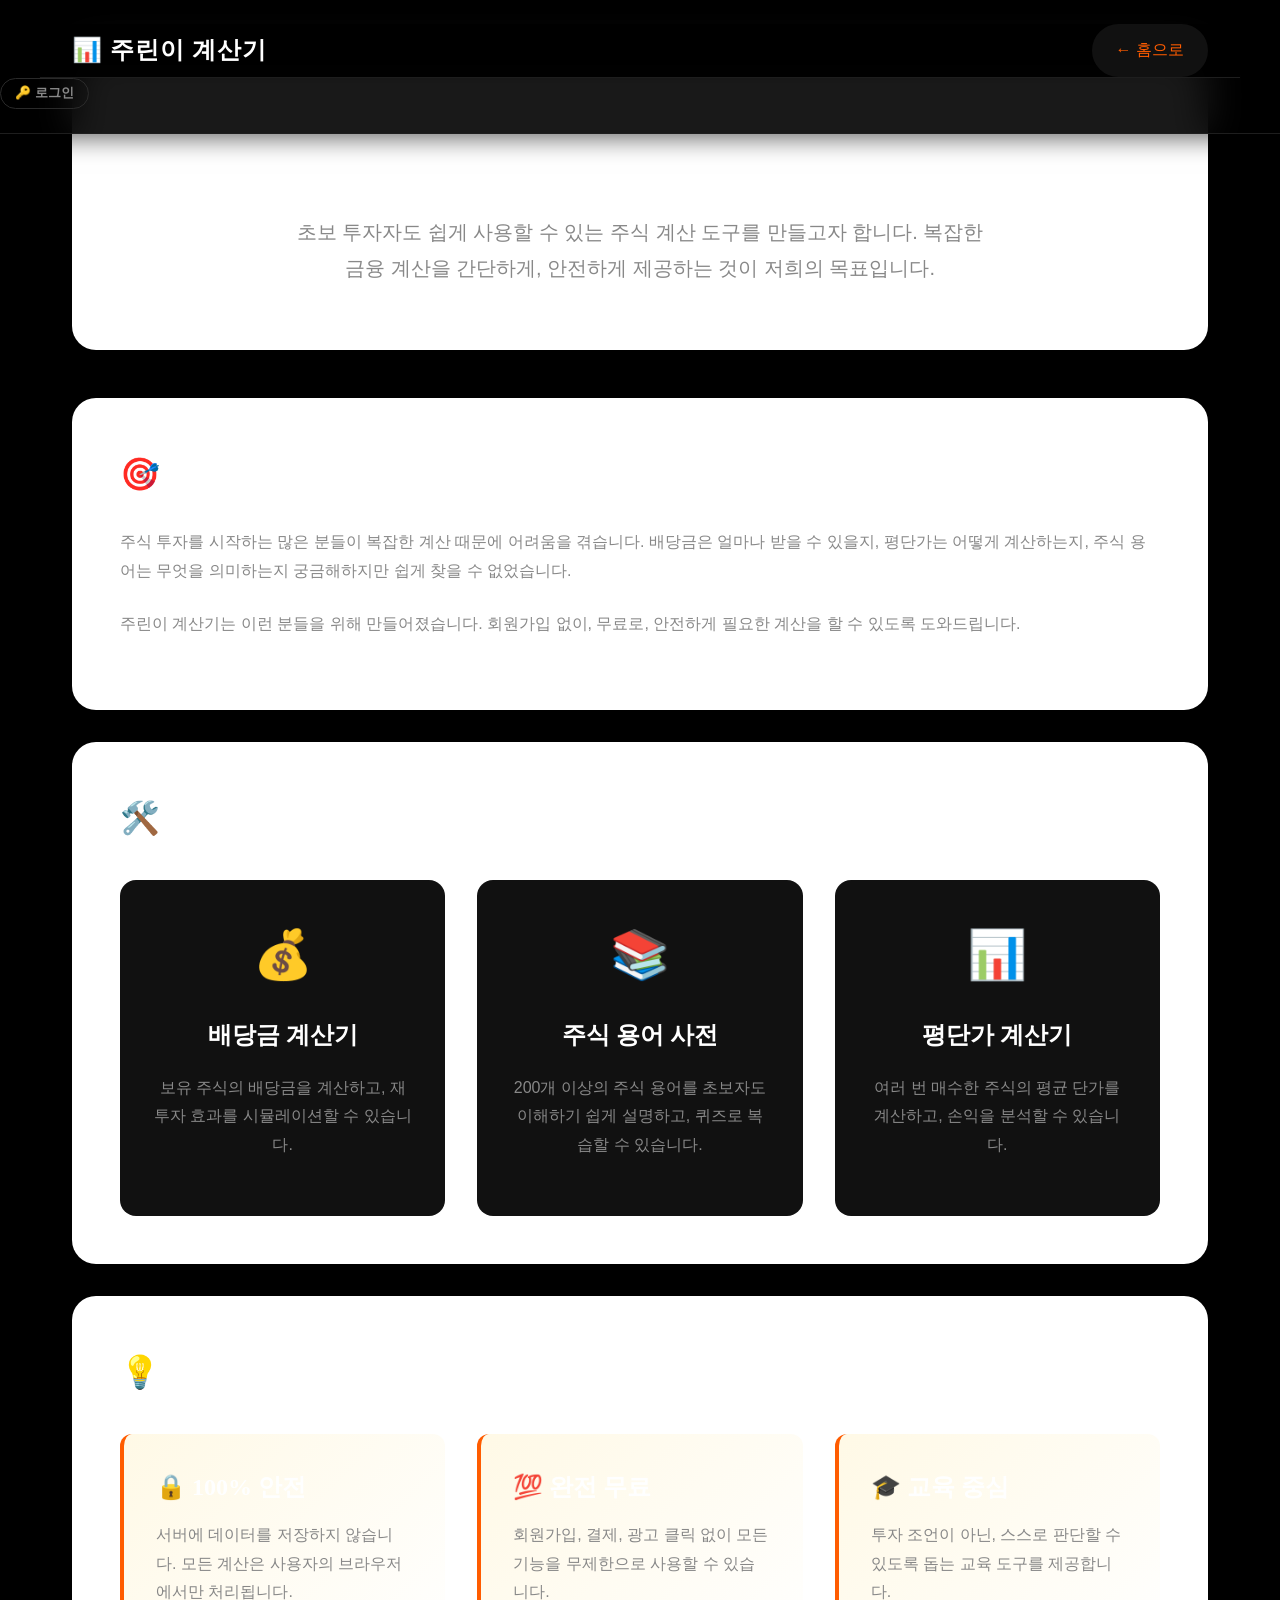
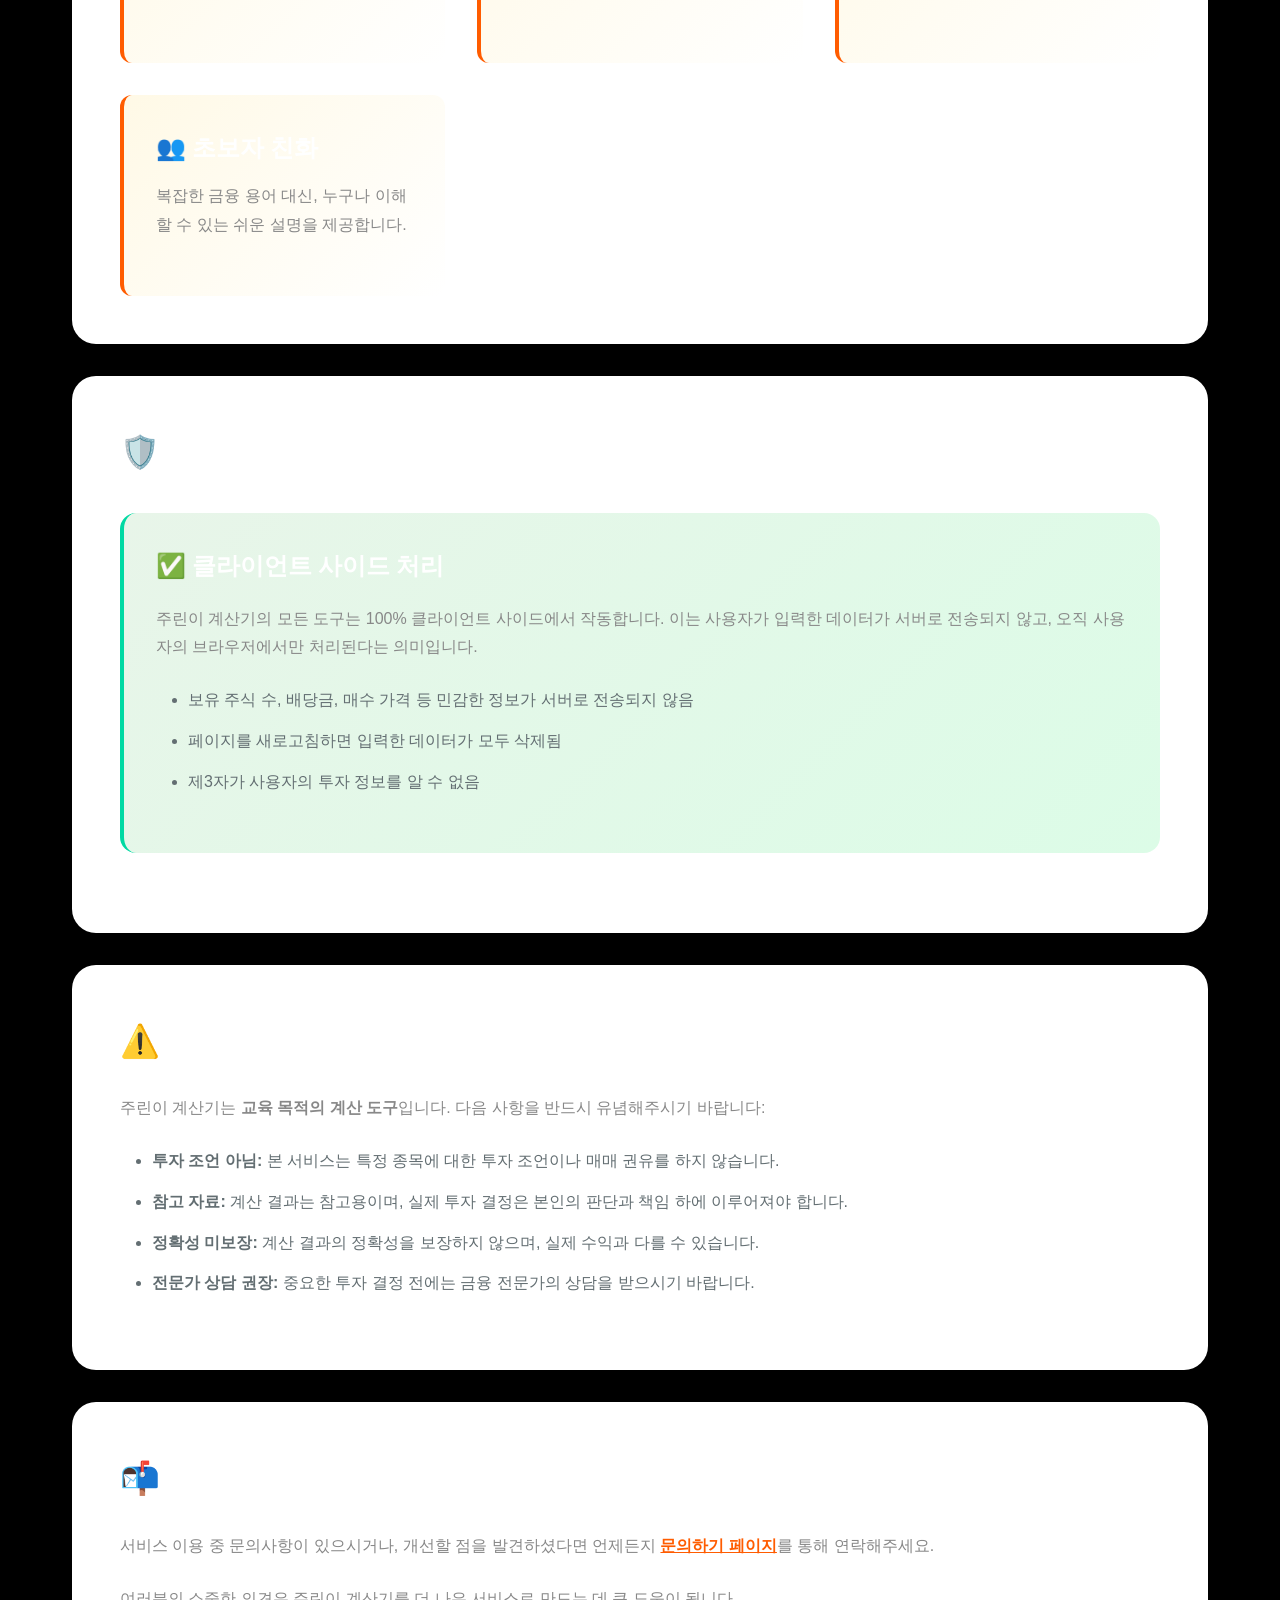
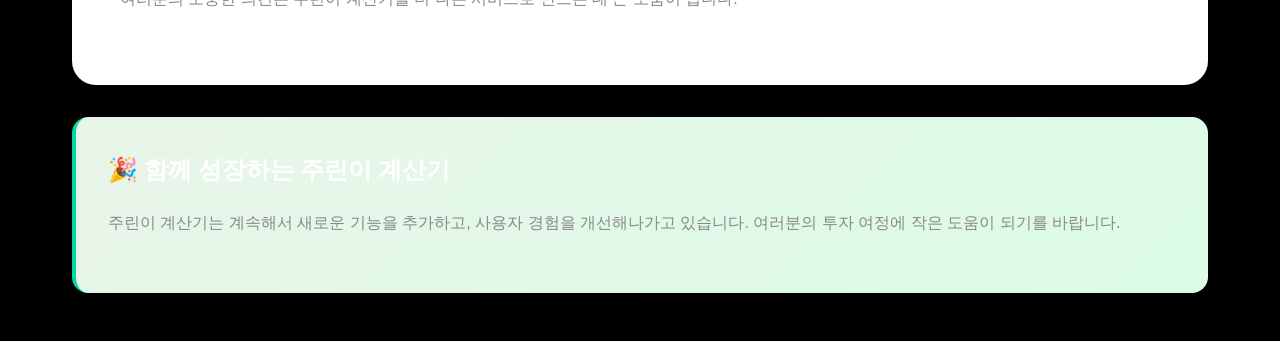
<file: about.html>
<!DOCTYPE html>
<html lang="ko">
<head>
    <script async src="https://pagead2.googlesyndication.com/pagead/js/adsbygoogle.js?client=ca-pub-1935946936708495"
     crossorigin="anonymous"></script>
    <meta http-equiv="X-Content-Type-Options" content="nosniff">
    <meta http-equiv="Referrer-Policy" content="strict-origin-when-cross-origin">
    <meta http-equiv="Permissions-Policy" content="camera=(), microphone=(), geolocation=(), payment=()">
    <!-- TODO: CSP에 'unsafe-inline' 사용 중 — 인라인 스크립트를 외부 .js 파일로 분리하면 nonce 기반 CSP로 강화 가능 -->
    <meta http-equiv="Content-Security-Policy" content="default-src 'self'; script-src 'self' 'unsafe-inline' https://pagead2.googlesyndication.com https://partner.googleadservices.com https://tpc.googlesyndication.com https://www.googletagservices.com https://cdn.jsdelivr.net https://cdnjs.cloudflare.com; style-src 'self' 'unsafe-inline' https://fonts.googleapis.com; font-src 'self' https://fonts.gstatic.com data:; img-src 'self' data: https: blob:; connect-src 'self' https://finnhub.io https://*.onrender.com https://corsproxy.io https://query2.finance.yahoo.com https://finance.naver.com https://pagead2.googlesyndication.com; frame-src https://googleads.g.doubleclick.net https://tpc.googlesyndication.com; object-src 'none'; base-uri 'self';">
    <meta charset="UTF-8">
    <meta name="viewport" content="width=device-width, initial-scale=1.0">
    <title>서비스 소개 - 주린이 계산기</title>
    <link rel="icon" href="logo.svg" type="image/svg+xml">
    <link rel="apple-touch-icon" href="logo.svg">
    <link rel="manifest" href="manifest.json">
    <meta name="theme-color" content="#FF5C00">
    <meta name="description" content="주린이 계산기 소개 - 한국 투자자를 위한 무료 주식 계산 도구">
    <meta property="og:type" content="website">
    <meta property="og:title" content="서비스 소개 | 주린이 계산기">
    <meta property="og:description" content="주린이 계산기 소개 - 한국 투자자를 위한 무료 주식 계산 도구">
    <meta property="og:image" content="https://jurinicalc.com/logo.svg">
    <meta property="og:url" content="https://jurinicalc.com/about.html">
    <meta name="twitter:card" content="summary">

    
    <link rel="preconnect" href="https://fonts.googleapis.com">
    <link rel="preconnect" href="https://fonts.gstatic.com" crossorigin>
    <link href="https://fonts.googleapis.com/css2?family=Fredoka:wght@300;400;500;600;700&family=DM+Sans:wght@400;500;700&display=swap" rel="stylesheet">
    <link rel="stylesheet" href="common.css">

    <style>
        :root {
            --primary: #FFD600;
            --success: #00D9A3;
            --neutral: #2D3436;
            --neutral-light: #F8F9FA;
            --shadow: 0 4px 20px rgba(0, 0, 0, 0.08);
        }
        
        * {
            margin: 0;
            padding: 0;
            box-sizing: border-box;
        }
        
        body {
            font-family: 'DM Sans', sans-serif;
            color: var(--neutral);
            background: linear-gradient(135deg, #FFF9E6 0%, #FFFFFF 100%);
            line-height: 1.8;
        }
        
        header {
            background: white;
            box-shadow: var(--shadow);
            padding: 1.5rem 0;
        }
        
        nav {
            max-width: 1200px;
            margin: 0 auto;
            padding: 0 2rem;
            display: flex;
            justify-content: space-between;
            align-items: center;
        }
        
        .logo {
            font-family: 'Fredoka', cursive;
            font-size: 1.5rem;
            font-weight: 700;
            color: var(--neutral);
            text-decoration: none;
        }
        
        .back-btn {
            background: var(--neutral-light);
            color: var(--neutral);
            padding: 0.75rem 1.5rem;
            border-radius: 50px;
            text-decoration: none;
            font-weight: 500;
            transition: all 0.3s ease;
        }
        
        .back-btn:hover {
            background: var(--primary);
        }
        
        .container {
            max-width: 1200px;
            margin: 3rem auto;
            padding: 0 2rem;
        }
        
        .hero {
            text-align: center;
            padding: 4rem 2rem;
            background: white;
            border-radius: 24px;
            box-shadow: var(--shadow);
            margin-bottom: 3rem;
        }
        
        .hero h1 {
            font-family: 'Fredoka', cursive;
            font-size: 3rem;
            margin-bottom: 1rem;
            color: var(--neutral);
        }
        
        .hero p {
            font-size: 1.25rem;
            color: #636E72;
            max-width: 700px;
            margin: 0 auto;
        }
        
        .section {
            background: white;
            border-radius: 24px;
            padding: 3rem;
            box-shadow: var(--shadow);
            margin-bottom: 2rem;
        }
        
        h2 {
            font-family: 'Fredoka', cursive;
            font-size: 2rem;
            margin-bottom: 1.5rem;
            color: var(--neutral);
        }
        
        p {
            margin-bottom: 1.5rem;
            color: #636E72;
            line-height: 1.8;
        }
        
        .features-grid {
            display: grid;
            grid-template-columns: repeat(auto-fit, minmax(300px, 1fr));
            gap: 2rem;
            margin-top: 2rem;
        }
        
        .feature-card {
            background: var(--neutral-light);
            border-radius: 16px;
            padding: 2rem;
            text-align: center;
        }
        
        .feature-icon {
            font-size: 3rem;
            margin-bottom: 1rem;
        }
        
        .feature-card h3 {
            font-family: 'Fredoka', cursive;
            font-size: 1.5rem;
            margin-bottom: 1rem;
            color: var(--neutral);
        }
        
        .values-grid {
            display: grid;
            grid-template-columns: repeat(auto-fit, minmax(250px, 1fr));
            gap: 2rem;
            margin-top: 2rem;
        }
        
        .value-card {
            padding: 2rem;
            border-left: 4px solid var(--primary);
            background: linear-gradient(135deg, #FFF9E6, #FFFFFF);
            border-radius: 12px;
        }
        
        .value-card h3 {
            font-family: 'Fredoka', cursive;
            font-size: 1.5rem;
            margin-bottom: 0.75rem;
            color: var(--neutral);
        }
        
        .highlight {
            background: linear-gradient(135deg, #E8F5E9, #DCFCE7);
            border-left: 4px solid var(--success);
            padding: 2rem;
            border-radius: 16px;
            margin: 2rem 0;
        }
        
        .highlight h3 {
            font-family: 'Fredoka', cursive;
            font-size: 1.5rem;
            margin-bottom: 1rem;
            color: var(--neutral);
        }
        
        ul {
            margin-left: 2rem;
            margin-bottom: 1.5rem;
        }
        
        li {
            margin-bottom: 0.75rem;
            color: #636E72;
        }
        .auth-btn-minimal {
    background: var(--primary);
    color: #000;
    border: none;
    padding: 6px 14px;
    border-radius: 20px;
    font-weight: 800;
    font-size: 0.8rem;
    cursor: pointer;
    transition: 0.2s;
}
.logout-link {
    background: none;
    border: none;
    color: var(--danger);
    font-size: 0.75rem;
    text-decoration: underline;
    cursor: pointer;
}
        /* ── DARK THEME OVERRIDE ─────────────────────────── */
        :root {
            --primary: #FF5C00 !important;
            --primary-dark: #FF7A30 !important;
            --success: #00D9A3 !important;
            --danger: #FF6B6B !important;
            --bg-gradient-start: #000000 !important;
            --bg-gradient-end: #000000 !important;
            --card-bg: #111111 !important;
            --text-primary: #ffffff !important;
            --text-secondary: #888888 !important;
            --border-color: #1e1e1e !important;
            --neutral-light: #111111 !important;
            --input-bg: #0a0a0a !important;
            --shadow: 0 4px 24px rgba(0,0,0,0.6) !important;
            --shadow-hover: 0 12px 40px rgba(0,0,0,0.8) !important;
            --pattern-color: rgba(255,92,0,0.03) !important;
        }
        body {
            background: #000 !important;
            color: #fff !important;
        }
        body::before { display: none !important; }
        header, nav { background: rgba(0,0,0,0.9) !important; backdrop-filter: blur(20px); border-bottom: 1px solid #1e1e1e !important; }
        .logo { color: #fff !important; }
        .logo-icon { background: #FF5C00 !important; }
        .nav-links a { color: #888 !important; }
        .nav-links a:hover { color: #fff !important; }
        .nav-links a::after { background: #FF5C00 !important; }
        .theme-toggle { display: none !important; }
        footer { background: #000 !important; border-top: 1px solid #1e1e1e !important; }
        .footer-links a { color: #444 !important; }
        .footer-links a:hover { color: #FF5C00 !important; }
        .footer-bottom { border-top-color: #111 !important; color: #333 !important; }
        .card, .calc-card, .result-card, .info-card, .feature-item, .tool-card, .stat-card {
            background: #111 !important;
            border-color: #1e1e1e !important;
            color: #fff !important;
        }
        input, select, textarea {
            background: #0a0a0a !important;
            border-color: #1e1e1e !important;
            color: #fff !important;
        }
        input:focus, select:focus, textarea:focus {
            border-color: #FF5C00 !important;
            box-shadow: 0 0 0 3px rgba(255,92,0,0.1) !important;
        }
        input::placeholder { color: #444 !important; }
        label, .label, .input-label { color: #888 !important; }
        h1, h2, h3, h4, h5, h6 { color: #fff !important; }
        p { color: #888 !important; }
        .result-value, .calc-result, .price-display, .total { color: #fff !important; }
        .btn, button[type="submit"], .primary-btn, .calc-btn {
            background: #FF5C00 !important;
            color: #fff !important;
            border: none !important;
        }
        .btn:hover, button[type="submit"]:hover, .primary-btn:hover, .calc-btn:hover {
            background: #FF7A30 !important;
        }
        .section-title, .page-title { color: #fff !important; font-weight: 800 !important; }
        .highlight, .accent { color: #FF5C00 !important; }
        .success-text, .positive { color: #00D9A3 !important; }
        .danger-text, .negative { color: #FF6B6B !important; }
        .auth-btn-minimal { background: transparent !important; border: 1px solid #2a2a2a !important; color: #888 !important; border-radius: 50px !important; }
        .logout-link { color: #FF6B6B !important; background: none !important; border: none !important; }
        table { border-color: #1e1e1e !important; }
        th { background: #111 !important; color: #888 !important; border-color: #1e1e1e !important; }
        td { color: #fff !important; border-color: #1e1e1e !important; }
        tr:hover { background: rgba(255,92,0,0.05) !important; }
        .badge, .tag { background: rgba(255,92,0,0.12) !important; color: #FF5C00 !important; border: 1px solid rgba(255,92,0,0.25) !important; }
        a { color: #FF5C00 !important; }
        a:hover { color: #FF7A30 !important; }
        nav a { text-decoration: none !important; }
        .range-slider, input[type="range"] { accent-color: #FF5C00 !important; }
        .progress-bar, .progress-fill { background: #FF5C00 !important; }
        .divider, hr { border-color: #1e1e1e !important; }
        .tooltip { background: #111 !important; border: 1px solid #1e1e1e !important; color: #fff !important; }
        .modal, .popup { background: #111 !important; border: 1px solid #1e1e1e !important; }
        .overlay { background: rgba(0,0,0,0.8) !important; }
        .breadcrumb a, .back-link { color: #888 !important; }
        .breadcrumb a:hover, .back-link:hover { color: #FF5C00 !important; }
        .quiz-option, .option-btn { background: #111 !important; border-color: #1e1e1e !important; color: #fff !important; }
        .quiz-option:hover, .option-btn:hover { border-color: #FF5C00 !important; background: rgba(255,92,0,0.08) !important; }
        .quiz-option.correct { background: rgba(0,217,163,0.12) !important; border-color: #00D9A3 !important; }
        .quiz-option.wrong { background: rgba(255,107,107,0.12) !important; border-color: #FF6B6B !important; }
        .stage-card, .level-card { background: #111 !important; border-color: #1e1e1e !important; }
        .stage-card:hover, .level-card:hover { border-color: rgba(255,92,0,0.4) !important; }
        .locked { opacity: 0.4 !important; }
        .completed { border-color: rgba(0,217,163,0.4) !important; }
        .chart-container canvas { filter: brightness(0.9) !important; }
        .game-board, .simulator-board { background: #111 !important; border-color: #1e1e1e !important; }
        .word-card, .term-card, .dict-item { background: #111 !important; border-color: #1e1e1e !important; }
        .word-card:hover, .term-card:hover, .dict-item:hover { border-color: rgba(255,92,0,0.35) !important; }
        .search-box input, .search-input { background: #0a0a0a !important; border-color: #1e1e1e !important; color: #fff !important; }
        .portfolio-item, .holding-row { background: #111 !important; border-color: #1e1e1e !important; }
        .section-label-orange { color: #FF5C00 !important; font-size: 0.72rem !important; font-weight: 700 !important; letter-spacing: 0.1em !important; text-transform: uppercase !important; }

    </style>
</head>
<body>
    <header>
        <nav>
            <a href="index.html" class="logo">📊 주린이 계산기</a>
            <a href="index.html" class="back-btn">← 홈으로</a>
        </nav>
        <div id="auth-ui" style="display: flex; align-items: center; gap: px; margin-right: 5px;">
    <button id="btn-login" class="auth-btn-minimal">🔑 로그인</button>
    <div id="user-info" style="display: none; align-items: center; gap: 10px;">
        <span id="user-name" style="font-weight: 700; font-size: 0.85rem; color: var(--text);"></span>
        <button id="btn-logout" class="logout-link">로그아웃</button>
        </div>
    </div>
    </header>
    

    <div class="container">
        <div class="hero">
            <h1>주린이 계산기를 소개합니다</h1>
            <p>
                초보 투자자도 쉽게 사용할 수 있는 주식 계산 도구를 만들고자 합니다. 
                복잡한 금융 계산을 간단하게, 안전하게 제공하는 것이 저희의 목표입니다.
            </p>
        </div>

        <div class="section">
            <h2>🎯 왜 만들었나요?</h2>
            <p>
                주식 투자를 시작하는 많은 분들이 복잡한 계산 때문에 어려움을 겪습니다. 
                배당금은 얼마나 받을 수 있을지, 평단가는 어떻게 계산하는지, 
                주식 용어는 무엇을 의미하는지 궁금해하지만 쉽게 찾을 수 없었습니다.
            </p>
            <p>
                주린이 계산기는 이런 분들을 위해 만들어졌습니다. 
                회원가입 없이, 무료로, 안전하게 필요한 계산을 할 수 있도록 도와드립니다.
            </p>
        </div>

        <div class="section">
            <h2>🛠️ 제공하는 서비스</h2>
            <div class="features-grid">
                <div class="feature-card">
                    <div class="feature-icon">💰</div>
                    <h3>배당금 계산기</h3>
                    <p>보유 주식의 배당금을 계산하고, 재투자 효과를 시뮬레이션할 수 있습니다.</p>
                </div>
                <div class="feature-card">
                    <div class="feature-icon">📚</div>
                    <h3>주식 용어 사전</h3>
                    <p>200개 이상의 주식 용어를 초보자도 이해하기 쉽게 설명하고, 퀴즈로 복습할 수 있습니다.</p>
                </div>
                <div class="feature-card">
                    <div class="feature-icon">📊</div>
                    <h3>평단가 계산기</h3>
                    <p>여러 번 매수한 주식의 평균 단가를 계산하고, 손익을 분석할 수 있습니다.</p>
                </div>
            </div>
        </div>

        <div class="section">
            <h2>💡 핵심 가치</h2>
            <div class="values-grid">
                <div class="value-card">
                    <h3>🔒 100% 안전</h3>
                    <p>서버에 데이터를 저장하지 않습니다. 모든 계산은 사용자의 브라우저에서만 처리됩니다.</p>
                </div>
                <div class="value-card">
                    <h3>💯 완전 무료</h3>
                    <p>회원가입, 결제, 광고 클릭 없이 모든 기능을 무제한으로 사용할 수 있습니다.</p>
                </div>
                <div class="value-card">
                    <h3>🎓 교육 중심</h3>
                    <p>투자 조언이 아닌, 스스로 판단할 수 있도록 돕는 교육 도구를 제공합니다.</p>
                </div>
                <div class="value-card">
                    <h3>👥 초보자 친화</h3>
                    <p>복잡한 금융 용어 대신, 누구나 이해할 수 있는 쉬운 설명을 제공합니다.</p>
                </div>
            </div>
        </div>

        <div class="section">
            <h2>🛡️ 보안 및 개인정보 보호</h2>
            <div class="highlight">
                <h3>✅ 클라이언트 사이드 처리</h3>
                <p>
                    주린이 계산기의 모든 도구는 100% 클라이언트 사이드에서 작동합니다. 
                    이는 사용자가 입력한 데이터가 서버로 전송되지 않고, 
                    오직 사용자의 브라우저에서만 처리된다는 의미입니다.
                </p>
                <ul>
                    <li>보유 주식 수, 배당금, 매수 가격 등 민감한 정보가 서버로 전송되지 않음</li>
                    <li>페이지를 새로고침하면 입력한 데이터가 모두 삭제됨</li>
                    <li>제3자가 사용자의 투자 정보를 알 수 없음</li>
                </ul>
            </div>
        </div>

        <div class="section">
            <h2>⚠️ 면책사항</h2>
            <p>
                주린이 계산기는 <strong>교육 목적의 계산 도구</strong>입니다. 
                다음 사항을 반드시 유념해주시기 바랍니다:
            </p>
            <ul>
                <li><strong>투자 조언 아님:</strong> 본 서비스는 특정 종목에 대한 투자 조언이나 매매 권유를 하지 않습니다.</li>
                <li><strong>참고 자료:</strong> 계산 결과는 참고용이며, 실제 투자 결정은 본인의 판단과 책임 하에 이루어져야 합니다.</li>
                <li><strong>정확성 미보장:</strong> 계산 결과의 정확성을 보장하지 않으며, 실제 수익과 다를 수 있습니다.</li>
                <li><strong>전문가 상담 권장:</strong> 중요한 투자 결정 전에는 금융 전문가의 상담을 받으시기 바랍니다.</li>
            </ul>
        </div>

        <div class="section">
            <h2>📬 문의하기</h2>
            <p>
                서비스 이용 중 문의사항이 있으시거나, 개선할 점을 발견하셨다면 
                언제든지 <a href="contact.html" style="color: var(--primary); font-weight: 600;">문의하기 페이지</a>를 통해 연락해주세요.
            </p>
            <p>
                여러분의 소중한 의견은 주린이 계산기를 더 나은 서비스로 만드는 데 큰 도움이 됩니다.
            </p>
        </div>

        <div class="highlight">
            <h3>🎉 함께 성장하는 주린이 계산기</h3>
            <p>
                주린이 계산기는 계속해서 새로운 기능을 추가하고, 
                사용자 경험을 개선해나가고 있습니다. 
                여러분의 투자 여정에 작은 도움이 되기를 바랍니다.
            </p>
        </div>
    </div>
    <script>if('serviceWorker' in navigator){window.addEventListener('load',()=>navigator.serviceWorker.register('sw.js').catch(()=>{}));}</script>
</body>
</html>
</file>
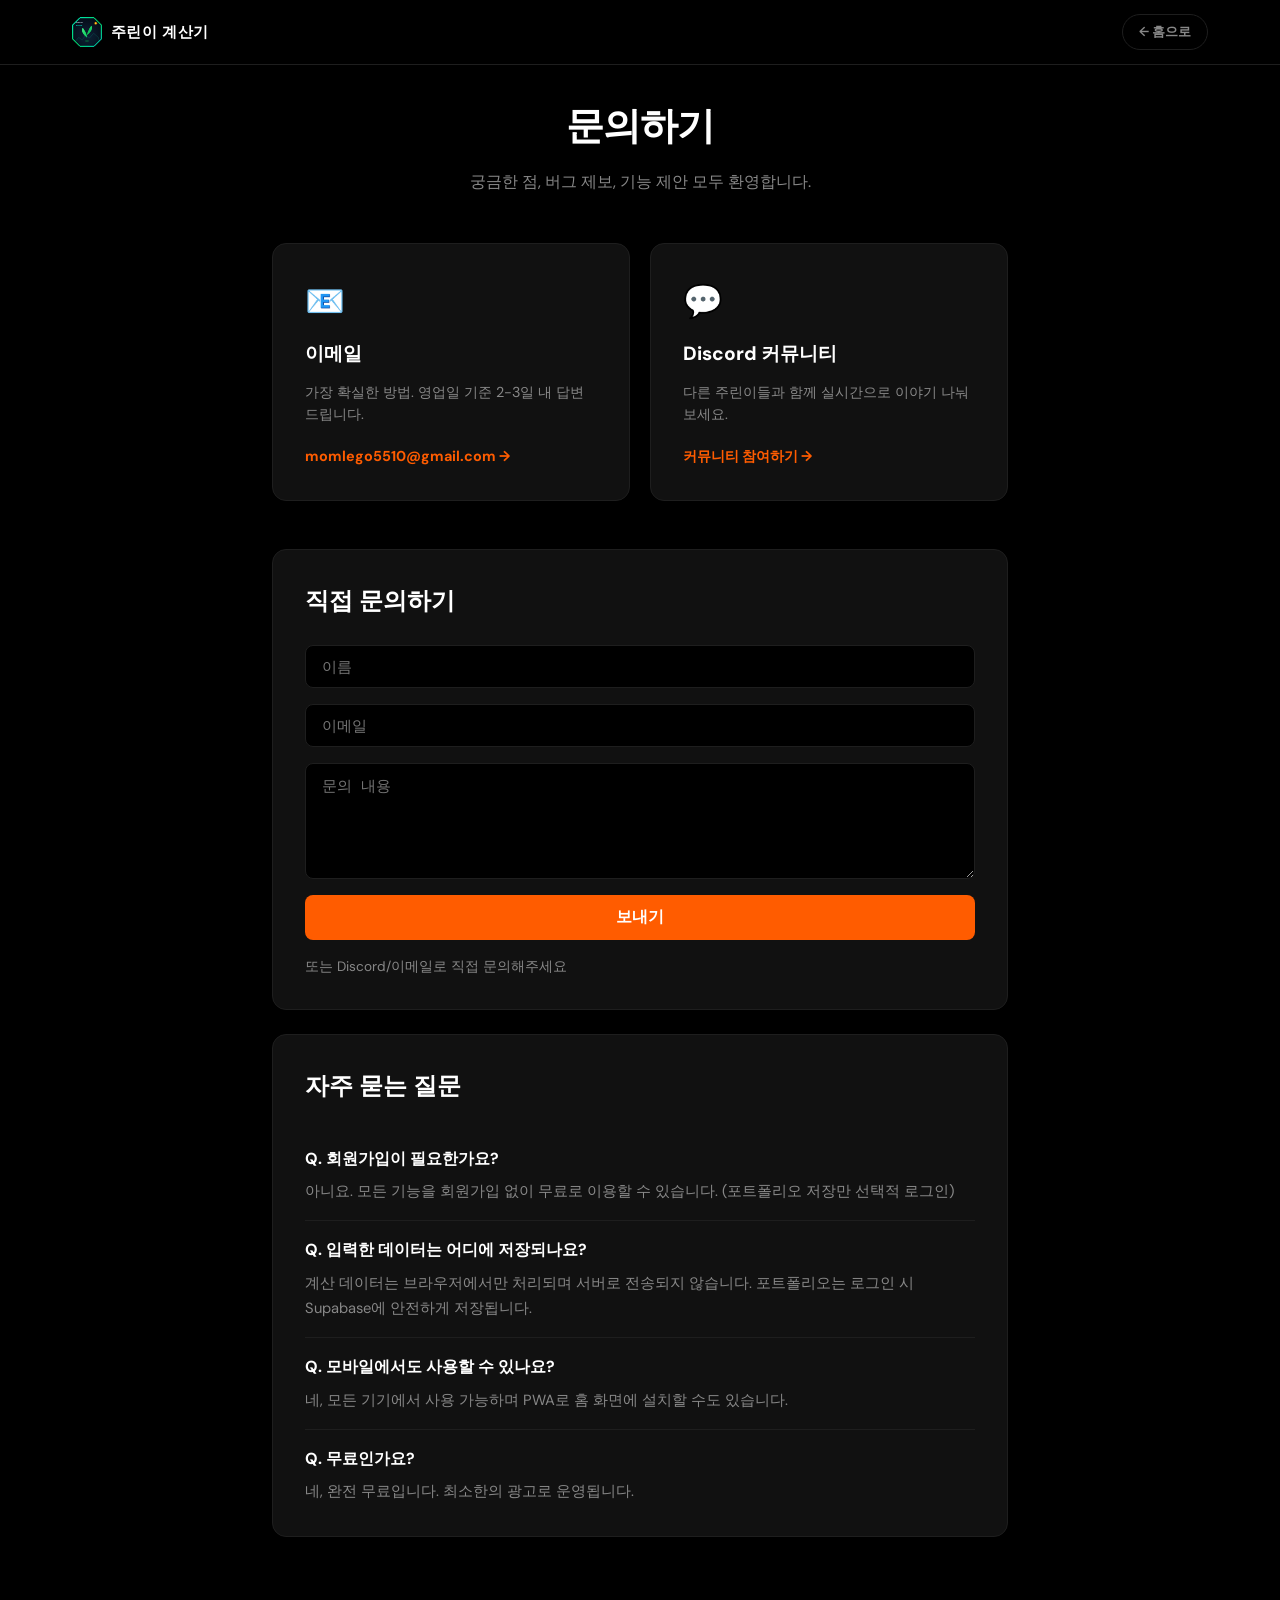
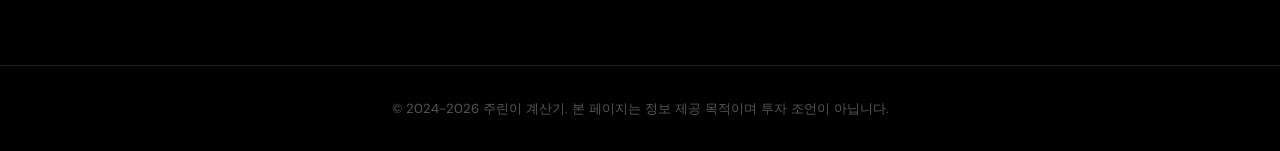
<file: contact.html>
<!DOCTYPE html>
<html lang="ko">
<head>
    <script async src="https://pagead2.googlesyndication.com/pagead/js/adsbygoogle.js?client=ca-pub-1935946936708495" crossorigin="anonymous"></script>
    <meta charset="UTF-8">
    <meta name="viewport" content="width=device-width, initial-scale=1.0">
    <meta name="description" content="주린이 계산기 문의 — Discord 커뮤니티 또는 이메일로 연락주세요.">
    <title>문의하기 | 주린이 계산기</title>

    <link rel="icon" href="logo.svg" type="image/svg+xml">
    <link rel="apple-touch-icon" href="logo.svg">

    <meta property="og:type" content="website">
    <meta property="og:title" content="문의하기 | 주린이 계산기">
    <meta property="og:description" content="Discord 또는 이메일로 문의해주세요.">
    <meta property="og:image" content="https://jurinicalc.com/logo.svg">
    <meta property="og:url" content="https://jurinicalc.com/contact.html">
    <meta name="twitter:card" content="summary">

    <link rel="preconnect" href="https://fonts.googleapis.com">
    <link rel="preconnect" href="https://fonts.gstatic.com" crossorigin>
    <link href="https://fonts.googleapis.com/css2?family=DM+Sans:opsz,wght@9..40,400;9..40,500;9..40,700;9..40,800&display=swap" rel="stylesheet">
    <link rel="stylesheet" href="common.css">
    <style>
        :root {
            --primary: #FF5C00; --primary-hover: #FF7A30;
            --bg: #000; --card: #111; --border: #1e1e1e;
            --text: #fff; --secondary: #888; --muted: #666;
        }
        *, *::before, *::after { margin: 0; padding: 0; box-sizing: border-box; }
        body { font-family: 'DM Sans', -apple-system, sans-serif; background: var(--bg); color: var(--text); min-height: 100vh; line-height: 1.6; }

        header { position: fixed; top: 0; left: 0; right: 0; z-index: 200; background: rgba(0,0,0,0.88); backdrop-filter: blur(20px); border-bottom: 1px solid var(--border); padding: 0.85rem 0; }
        nav { max-width: 1200px; margin: 0 auto; padding: 0 2rem; display: flex; justify-content: space-between; align-items: center; }
        .logo { display: flex; align-items: center; gap: 0.55rem; text-decoration: none; color: var(--text); font-weight: 800; font-size: 0.95rem; letter-spacing: 0.04em; text-transform: uppercase; }
        .logo-img { width: 30px; height: 30px; border-radius: 7px; }
        .back-btn { background: transparent; border: 1px solid var(--border); color: var(--secondary); padding: 0.42rem 1rem; border-radius: 50px; text-decoration: none; font-size: 0.82rem; font-weight: 600; transition: all 0.2s; }
        .back-btn:hover { border-color: var(--primary); color: var(--primary); }

        main { max-width: 800px; margin: 0 auto; padding: 6rem 2rem 4rem; }
        .page-title { font-size: 2.4rem; font-weight: 800; letter-spacing: -0.025em; margin-bottom: 0.75rem; text-align: center; }
        .page-sub { color: var(--secondary); font-size: 1rem; text-align: center; margin-bottom: 3rem; }

        .contact-grid { display: grid; grid-template-columns: 1fr 1fr; gap: 1.25rem; margin-bottom: 3rem; }
        .contact-card { background: var(--card); border: 1px solid var(--border); border-radius: 14px; padding: 2rem; text-decoration: none; color: inherit; transition: all 0.25s; display: flex; flex-direction: column; gap: 0.75rem; }
        .contact-card:hover { border-color: var(--primary); transform: translateY(-3px); }
        .contact-card .icon { font-size: 2rem; }
        .contact-card h2 { font-size: 1.2rem; font-weight: 800; }
        .contact-card p { color: var(--secondary); font-size: 0.9rem; line-height: 1.5; }
        .contact-card .action { margin-top: auto; padding-top: 0.5rem; color: var(--primary); font-weight: 700; font-size: 0.9rem; }

        .faq-section { background: var(--card); border: 1px solid var(--border); border-radius: 14px; padding: 2rem; }
        .faq-section h2 { font-size: 1.5rem; font-weight: 800; margin-bottom: 1.5rem; }
        .faq-item { padding: 1rem 0; border-bottom: 1px solid var(--border); }
        .faq-item:last-child { border-bottom: none; padding-bottom: 0; }
        .faq-q { font-weight: 700; font-size: 1rem; margin-bottom: 0.5rem; }
        .faq-a { color: var(--secondary); font-size: 0.92rem; line-height: 1.7; }

        footer { border-top: 1px solid var(--border); padding: 2rem; text-align: center; color: #555; font-size: 0.82rem; margin-top: 4rem; }

        @media (max-width: 640px) {
            .contact-grid { grid-template-columns: 1fr; }
            .page-title { font-size: 1.8rem; }
            main { padding: 5rem 1rem 2rem; }
        }
    </style>
</head>
<body>
    <header>
        <nav>
            <a href="index.html" class="logo">
                <img class="logo-img" src="logo.svg" alt="주린이 계산기 로고">
                <span>주린이 계산기</span>
            </a>
            <a href="index.html" class="back-btn">← 홈으로</a>
        </nav>
    </header>

    <main>
        <h1 class="page-title">문의하기</h1>
        <p class="page-sub">궁금한 점, 버그 제보, 기능 제안 모두 환영합니다.</p>

        <div class="contact-grid">
            <a class="contact-card" href="mailto:momlego5510@gmail.com?subject=%5B%EC%A3%BC%EB%A6%B0%EC%9D%B4%20%EA%B3%84%EC%82%B0%EA%B8%B0%5D%20%EB%AC%B8%EC%9D%98">
                <span class="icon">📧</span>
                <h2>이메일</h2>
                <p>가장 확실한 방법. 영업일 기준 2-3일 내 답변드립니다.</p>
                <span class="action">momlego5510@gmail.com →</span>
            </a>
            <a class="contact-card" href="https://discord.gg/" target="_blank" rel="noopener noreferrer">
                <span class="icon">💬</span>
                <h2>Discord 커뮤니티</h2>
                <p>다른 주린이들과 함께 실시간으로 이야기 나눠보세요.</p>
                <span class="action">커뮤니티 참여하기 →</span>
            </a>
        </div>

        <section class="faq-section" aria-label="문의 양식" style="margin-bottom:1.5rem;">
            <h2>직접 문의하기</h2>
            <form action="mailto:support@jurinicalc.com" method="POST" enctype="text/plain" style="display:flex;flex-direction:column;gap:1rem;margin-top:1.25rem;">
                <input type="text" name="name" placeholder="이름" aria-label="이름" required style="padding:0.75rem 1rem;background:var(--bg);border:1px solid var(--border);border-radius:8px;color:var(--text);font-size:0.95rem;">
                <input type="email" name="email" placeholder="이메일" aria-label="이메일" required style="padding:0.75rem 1rem;background:var(--bg);border:1px solid var(--border);border-radius:8px;color:var(--text);font-size:0.95rem;">
                <textarea name="message" placeholder="문의 내용" aria-label="문의 내용" rows="5" required style="padding:0.75rem 1rem;background:var(--bg);border:1px solid var(--border);border-radius:8px;color:var(--text);font-size:0.95rem;resize:vertical;"></textarea>
                <button type="submit" style="padding:0.75rem 1.5rem;background:var(--primary);color:#fff;border:none;border-radius:8px;font-size:1rem;font-weight:700;cursor:pointer;transition:background 0.2s;">보내기</button>
            </form>
            <p style="color:var(--secondary);font-size:0.85rem;margin-top:1rem;">또는 Discord/이메일로 직접 문의해주세요</p>
        </section>

        <section class="faq-section" aria-label="자주 묻는 질문">
            <h2>자주 묻는 질문</h2>
            <div class="faq-item">
                <div class="faq-q">Q. 회원가입이 필요한가요?</div>
                <div class="faq-a">아니요. 모든 기능을 회원가입 없이 무료로 이용할 수 있습니다. (포트폴리오 저장만 선택적 로그인)</div>
            </div>
            <div class="faq-item">
                <div class="faq-q">Q. 입력한 데이터는 어디에 저장되나요?</div>
                <div class="faq-a">계산 데이터는 브라우저에서만 처리되며 서버로 전송되지 않습니다. 포트폴리오는 로그인 시 Supabase에 안전하게 저장됩니다.</div>
            </div>
            <div class="faq-item">
                <div class="faq-q">Q. 모바일에서도 사용할 수 있나요?</div>
                <div class="faq-a">네, 모든 기기에서 사용 가능하며 PWA로 홈 화면에 설치할 수도 있습니다.</div>
            </div>
            <div class="faq-item">
                <div class="faq-q">Q. 무료인가요?</div>
                <div class="faq-a">네, 완전 무료입니다. 최소한의 광고로 운영됩니다.</div>
            </div>
        </section>
    </main>

    <footer>
        <p>© 2024-2026 주린이 계산기. 본 페이지는 정보 제공 목적이며 투자 조언이 아닙니다.</p>
    </footer>

    <script src="config.js"></script>
    <script>
        if ('serviceWorker' in navigator) {
            navigator.serviceWorker.register('sw.js').catch(()=>{});
        }
    </script>
</body>
</html>
</file>
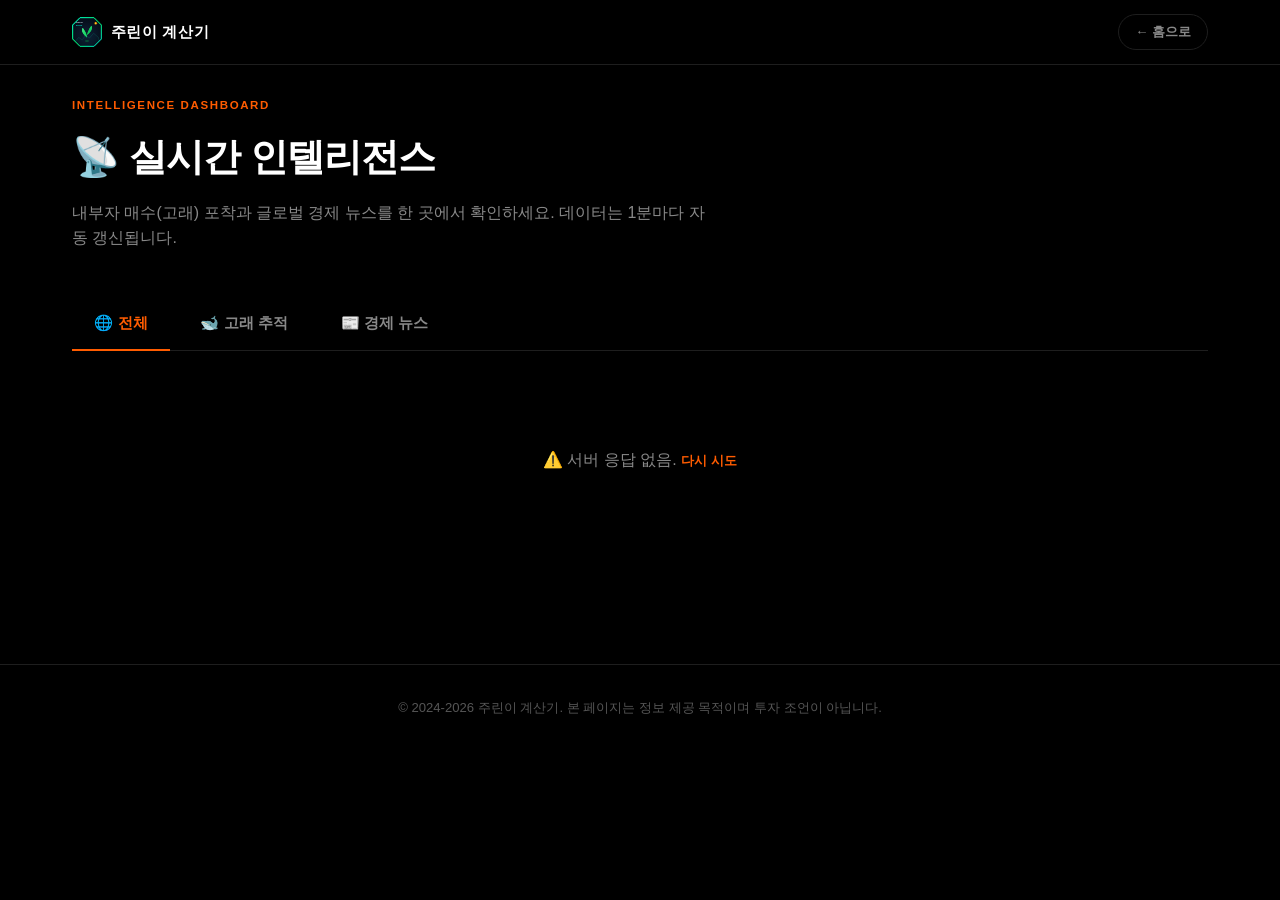
<file: news-intelligence.html>
<!DOCTYPE html>
<html lang="ko">
<head>
    <script async src="https://pagead2.googlesyndication.com/pagead/js/adsbygoogle.js?client=ca-pub-1935946936708495" crossorigin="anonymous"></script>
    <meta http-equiv="X-Content-Type-Options" content="nosniff">
    <meta http-equiv="Referrer-Policy" content="strict-origin-when-cross-origin">
    <meta http-equiv="Permissions-Policy" content="camera=(), microphone=(), geolocation=(), payment=()">
    <!-- TODO: CSP에 'unsafe-inline' 사용 중 — 인라인 스크립트를 외부 .js 파일로 분리하면 nonce 기반 CSP로 강화 가능 -->
    <meta http-equiv="Content-Security-Policy" content="default-src 'self'; script-src 'self' 'unsafe-inline' https://pagead2.googlesyndication.com https://partner.googleadservices.com https://tpc.googlesyndication.com https://www.googletagservices.com; style-src 'self' 'unsafe-inline' https://fonts.googleapis.com; font-src 'self' https://fonts.gstatic.com data:; img-src 'self' data: https: blob:; connect-src 'self' https://*.onrender.com; frame-src https://googleads.g.doubleclick.net https://tpc.googlesyndication.com; object-src 'none'; base-uri 'self';">
    <meta charset="UTF-8">
    <meta name="viewport" content="width=device-width, initial-scale=1.0">
    <meta name="description" content="내부자 매수(고래) 포착 데이터와 글로벌 경제 뉴스를 한 곳에서 — 실시간 인텔리전스 대시보드">
    <meta name="keywords" content="내부자 매수, 고래 추적, 경제 뉴스, 주식 뉴스, Form 4">
    <title>인텔리전스 — 고래 추적 & 글로벌 뉴스 | 주린이 계산기</title>

    <link rel="icon" href="logo.svg" type="image/svg+xml">
    <link rel="apple-touch-icon" href="logo.svg">

    <meta property="og:type" content="website">
    <meta property="og:title" content="인텔리전스 — 고래 추적 & 글로벌 뉴스 | 주린이 계산기">
    <meta property="og:description" content="내부자 매수 포착과 경제 뉴스를 한 곳에서 확인하세요.">
    <meta property="og:image" content="https://jurinicalc.com/logo.svg">
    <meta property="og:url" content="https://jurinicalc.com/news-intelligence.html">
    <meta name="twitter:card" content="summary">

    <link rel="preconnect" href="https://fonts.googleapis.com">
    <link rel="preconnect" href="https://fonts.gstatic.com" crossorigin>
    <link href="https://fonts.googleapis.com/css2?family=DM+Sans:opsz,wght@9..40,400;9..40,500;9..40,700;9..40,800&display=swap" rel="stylesheet">
    <link rel="stylesheet" href="common.css">
    <style>
        :root {
            --primary: #FF5C00; --primary-hover: #FF7A30;
            --success: #00D9A3; --danger: #FF6B6B; --gold: #FFD700;
            --bg: #000; --card: #111; --border: #1e1e1e;
            --text: #fff; --secondary: #888; --muted: #666;
        }
        *, *::before, *::after { margin: 0; padding: 0; box-sizing: border-box; }
        body { font-family: 'DM Sans', -apple-system, sans-serif; background: var(--bg); color: var(--text); min-height: 100vh; line-height: 1.6; }

        header { position: fixed; top: 0; left: 0; right: 0; z-index: 200; background: rgba(0,0,0,0.88); backdrop-filter: blur(20px); border-bottom: 1px solid var(--border); padding: 0.85rem 0; }
        nav { max-width: 1200px; margin: 0 auto; padding: 0 2rem; display: flex; justify-content: space-between; align-items: center; }
        .logo { display: flex; align-items: center; gap: 0.55rem; text-decoration: none; color: var(--text); font-weight: 800; font-size: 0.95rem; letter-spacing: 0.04em; text-transform: uppercase; }
        .logo-img { width: 30px; height: 30px; border-radius: 7px; }
        .back-btn { background: transparent; border: 1px solid var(--border); color: var(--secondary); padding: 0.42rem 1rem; border-radius: 50px; text-decoration: none; font-size: 0.82rem; font-weight: 600; transition: all 0.2s; }
        .back-btn:hover { border-color: var(--primary); color: var(--primary); }

        main { max-width: 1200px; margin: 0 auto; padding: 6rem 2rem 4rem; }

        .page-header { margin-bottom: 3rem; }
        .page-label { font-size: 0.72rem; font-weight: 700; letter-spacing: 0.14em; text-transform: uppercase; color: var(--primary); margin-bottom: 0.75rem; }
        .page-title { font-size: 2.4rem; font-weight: 800; letter-spacing: -0.025em; margin-bottom: 0.75rem; }
        .page-sub { color: var(--secondary); font-size: 1rem; max-width: 640px; }

        .tabs { display: flex; gap: 0.5rem; margin-bottom: 2rem; border-bottom: 1px solid var(--border); }
        .tab-btn { background: transparent; border: none; color: var(--secondary); padding: 0.9rem 1.4rem; font-size: 0.95rem; font-weight: 700; cursor: pointer; border-bottom: 2px solid transparent; margin-bottom: -1px; font-family: inherit; transition: all 0.2s; }
        .tab-btn.active { color: var(--primary); border-bottom-color: var(--primary); }
        .tab-btn:hover { color: var(--text); }

        .grid { display: grid; grid-template-columns: repeat(3, 1fr); gap: 1.25rem; }
        .card { background: var(--card); border: 1px solid var(--border); border-radius: 14px; padding: 1.5rem; transition: all 0.25s; cursor: pointer; display: flex; flex-direction: column; }
        .card:hover { border-color: rgba(255,92,0,0.3); transform: translateY(-3px); }
        .card.whale { border-color: rgba(255,215,0,0.25); background: linear-gradient(145deg, var(--card), rgba(255,215,0,0.03)); }

        .tag { align-self: flex-start; font-size: 0.72rem; font-weight: 700; padding: 0.2rem 0.7rem; border-radius: 50px; margin-bottom: 0.875rem; background: #1a1a1a; color: var(--secondary); }
        .tag.whale-tag { background: rgba(255,215,0,0.12); color: var(--gold); }

        .card h3 { font-size: 1rem; line-height: 1.45; margin-bottom: 0.7rem; display: -webkit-box; -webkit-line-clamp: 3; -webkit-box-orient: vertical; overflow: hidden; }
        .card-meta { font-size: 0.78rem; color: var(--secondary); margin-top: auto; padding-top: 0.875rem; display: flex; justify-content: space-between; }

        .loading { text-align: center; padding: 4rem 2rem; color: var(--secondary); }
        .loading-dot { display: inline-block; width: 8px; height: 8px; border-radius: 50%; background: var(--primary); animation: pulse 1.2s ease-in-out infinite; margin-right: 0.5rem; }
        @keyframes pulse { 0%,100% {opacity: 1;} 50% {opacity: 0.3;} }

        footer { border-top: 1px solid var(--border); padding: 2rem; text-align: center; color: #555; font-size: 0.82rem; margin-top: 4rem; }

        @media (max-width: 1024px) { .grid { grid-template-columns: repeat(2, 1fr); } }
        @media (max-width: 640px) {
            .grid { grid-template-columns: 1fr; }
            .page-title { font-size: 1.8rem; }
            main { padding: 5rem 1rem 2rem; }
        }
    </style>
</head>
<body>
    <header>
        <nav>
            <a href="index.html" class="logo">
                <img class="logo-img" src="logo.svg" alt="주린이 계산기 로고">
                <span>주린이 계산기</span>
            </a>
            <a href="index.html" class="back-btn">← 홈으로</a>
        </nav>
    </header>

    <main>
        <div class="page-header">
            <div class="page-label">Intelligence Dashboard</div>
            <h1 class="page-title">📡 실시간 인텔리전스</h1>
            <p class="page-sub">내부자 매수(고래) 포착과 글로벌 경제 뉴스를 한 곳에서 확인하세요. 데이터는 1분마다 자동 갱신됩니다.</p>
        </div>

        <div class="tabs" role="tablist">
            <button class="tab-btn active" data-tab="all" role="tab">🌐 전체</button>
            <button class="tab-btn" data-tab="whale" role="tab">🐋 고래 추적</button>
            <button class="tab-btn" data-tab="news" role="tab">📰 경제 뉴스</button>
        </div>

        <div class="loading" id="loading">
            <span class="loading-dot"></span>
            <span>서버 연결 중… 최초 로딩은 최대 30초가 소요될 수 있습니다.</span>
        </div>

        <div class="grid" id="intel-grid" style="display:none;"></div>
    </main>

    <footer>
        <p>© 2024-2026 주린이 계산기. 본 페이지는 정보 제공 목적이며 투자 조언이 아닙니다.</p>
    </footer>

    <script src="config.js"></script>
    <script>
        function escHtml(s) {
            return String(s).replace(/&/g,'&amp;').replace(/</g,'&lt;').replace(/>/g,'&gt;').replace(/"/g,'&quot;').replace(/'/g,'&#39;');
        }

        let allItems = [];
        let currentTab = 'all';

        function parseTime(v) {
            if (!v) return 0;
            if (!isNaN(v) && v !== '') {
                const n = Number(v);
                return n < 1e11 ? n * 1000 : n;
            }
            const d = new Date(v);
            return isNaN(d.getTime()) ? 0 : d.getTime();
        }

        function formatTime(ms) {
            if (!ms) return '방금 전';
            const d = new Date(ms);
            return `${String(d.getMonth()+1).padStart(2,'0')}.${String(d.getDate()).padStart(2,'0')} ${String(d.getHours()).padStart(2,'0')}:${String(d.getMinutes()).padStart(2,'0')}`;
        }

        function render() {
            const grid = document.getElementById('intel-grid');
            const filtered = currentTab === 'all'
                ? allItems
                : allItems.filter(i => currentTab === 'whale' ? i.type === 'WHALE' : i.type === 'NEWS');

            if (!filtered.length) {
                grid.innerHTML = `<div class="card" style="grid-column:1/-1;text-align:center;color:var(--secondary);">표시할 데이터가 없습니다.</div>`;
                return;
            }

            grid.innerHTML = filtered.map(item => {
                const time = formatTime(parseTime(item.pubDate || item.published_at || item.timestamp || item.datetime || item.date));
                const link = item.link || (item.symbol ? `https://finviz.com/quote.ashx?t=${encodeURIComponent(item.symbol)}` : '#');
                if (item.type === 'WHALE') {
                    return `
                        <a class="card whale" href="${escHtml(link)}" target="_blank" rel="noopener noreferrer" style="text-decoration:none;color:inherit;">
                            <span class="tag whale-tag">🐋 내부자 매수 포착</span>
                            <h3>${escHtml(item.title || '')}</h3>
                            <div class="card-meta"><span>${escHtml(item.source || '')}</span><span>⏰ ${time}</span></div>
                        </a>`;
                }
                return `
                    <a class="card" href="${escHtml(link)}" target="_blank" rel="noopener noreferrer" style="text-decoration:none;color:inherit;">
                        <span class="tag">${item.source === '해외경제' ? '🌐' : '📰'} ${escHtml(item.source || '뉴스')}</span>
                        <h3>${escHtml(item.title || '')}</h3>
                        <div class="card-meta"><span>📌 주요 뉴스</span><span>⏰ ${time}</span></div>
                    </a>`;
            }).join('');
        }

        async function loadIntel() {
            const loading = document.getElementById('loading');
            const grid = document.getElementById('intel-grid');
            try {
                const ctrl = new AbortController();
                const t = setTimeout(() => ctrl.abort(), 35000);
                const res = await fetch(`${window.JURINI_CONFIG.RENDER_SERVER}/get_intel`, { signal: ctrl.signal });
                clearTimeout(t);
                const json = await res.json();
                if (json.status === 'success' && Array.isArray(json.data)) {
                    allItems = json.data.sort((a,b) =>
                        parseTime(b.pubDate||b.published_at||b.timestamp||b.datetime||b.date) -
                        parseTime(a.pubDate||a.published_at||a.timestamp||a.datetime||a.date)
                    );
                    loading.style.display = 'none';
                    grid.style.display = 'grid';
                    render();
                } else {
                    loading.innerHTML = '⚠️ 데이터를 불러올 수 없습니다.';
                }
            } catch (e) {
                loading.innerHTML = '⚠️ 서버 응답 없음. <button onclick="loadIntel()" style="background:none;border:none;color:var(--primary);cursor:pointer;font-weight:700;">다시 시도</button>';
            }
        }

        document.querySelectorAll('.tab-btn').forEach(btn => {
            btn.addEventListener('click', () => {
                document.querySelectorAll('.tab-btn').forEach(b => b.classList.remove('active'));
                btn.classList.add('active');
                currentTab = btn.dataset.tab;
                render();
            });
        });

        loadIntel();
        setInterval(loadIntel, 60000);

        // Service Worker 등록
        if ('serviceWorker' in navigator) {
            navigator.serviceWorker.register('sw.js').catch(()=>{});
        }
    </script>
</body>
</html>
</file>
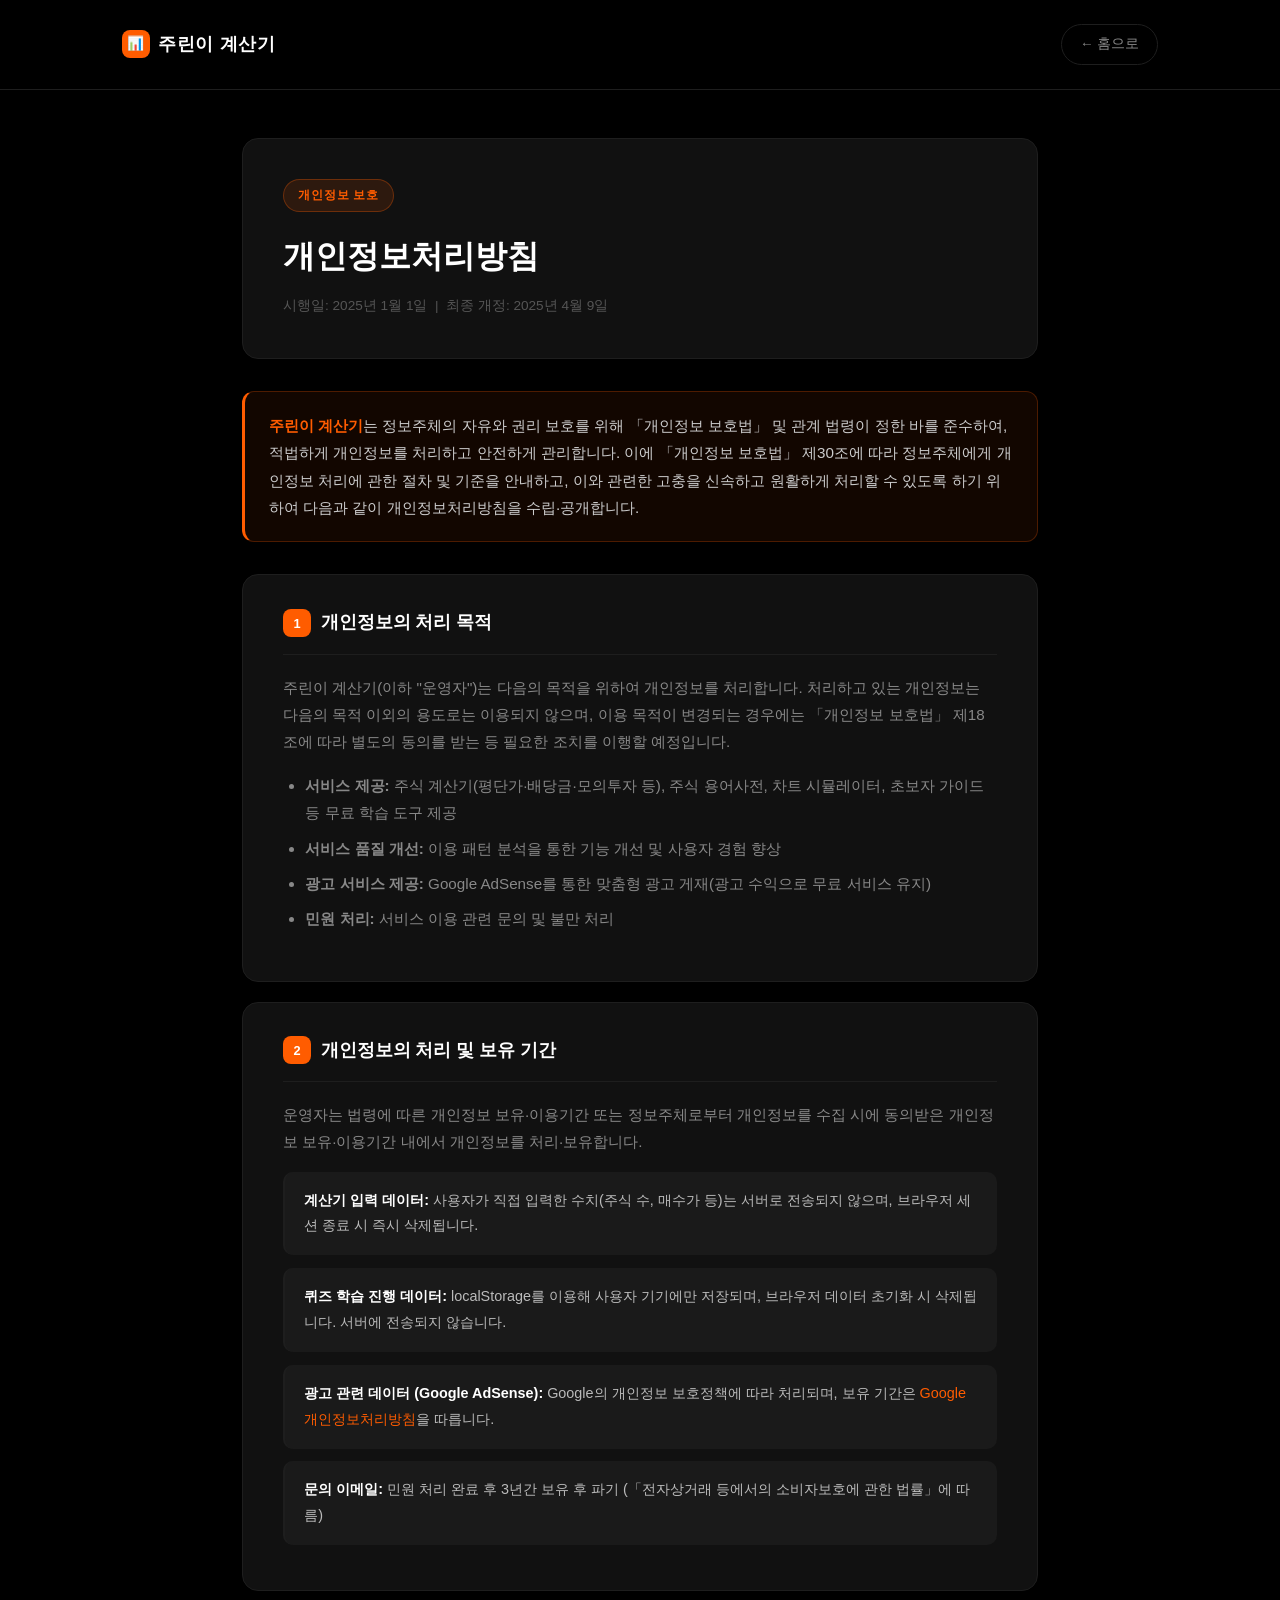
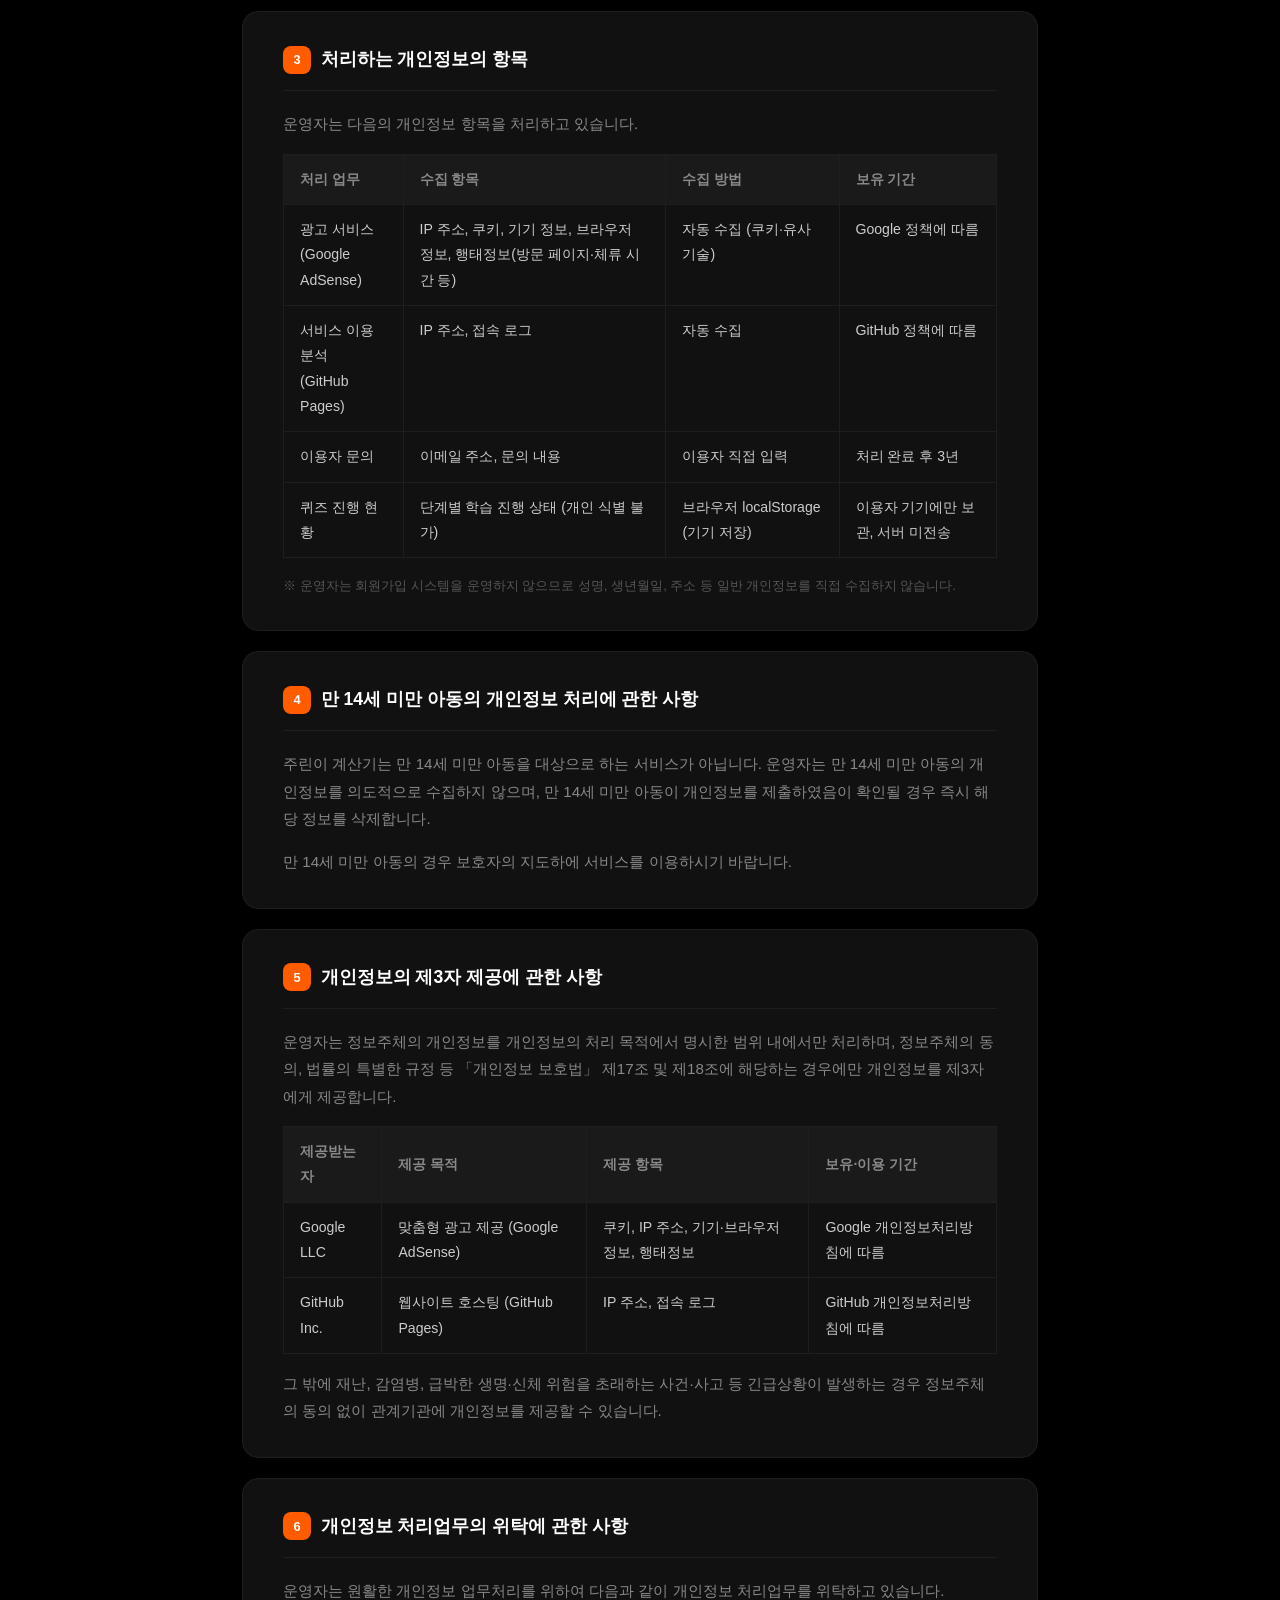
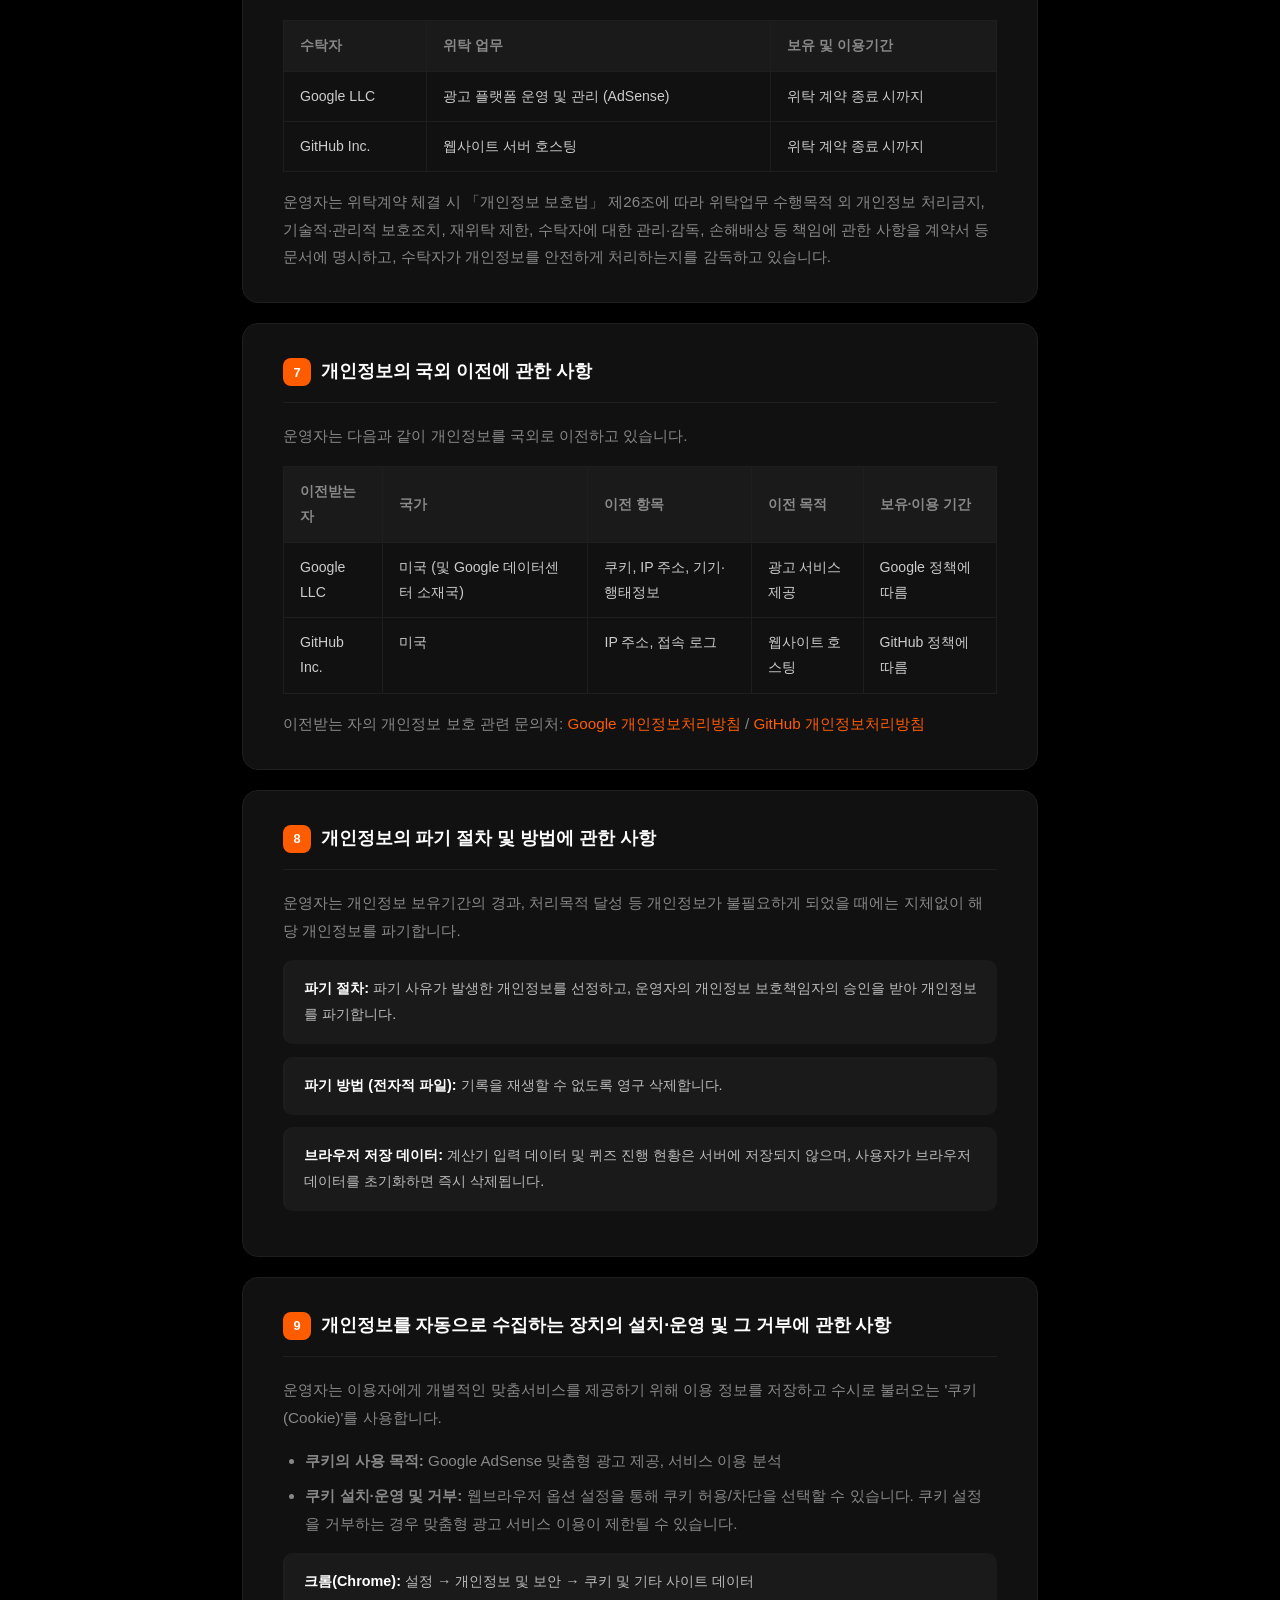
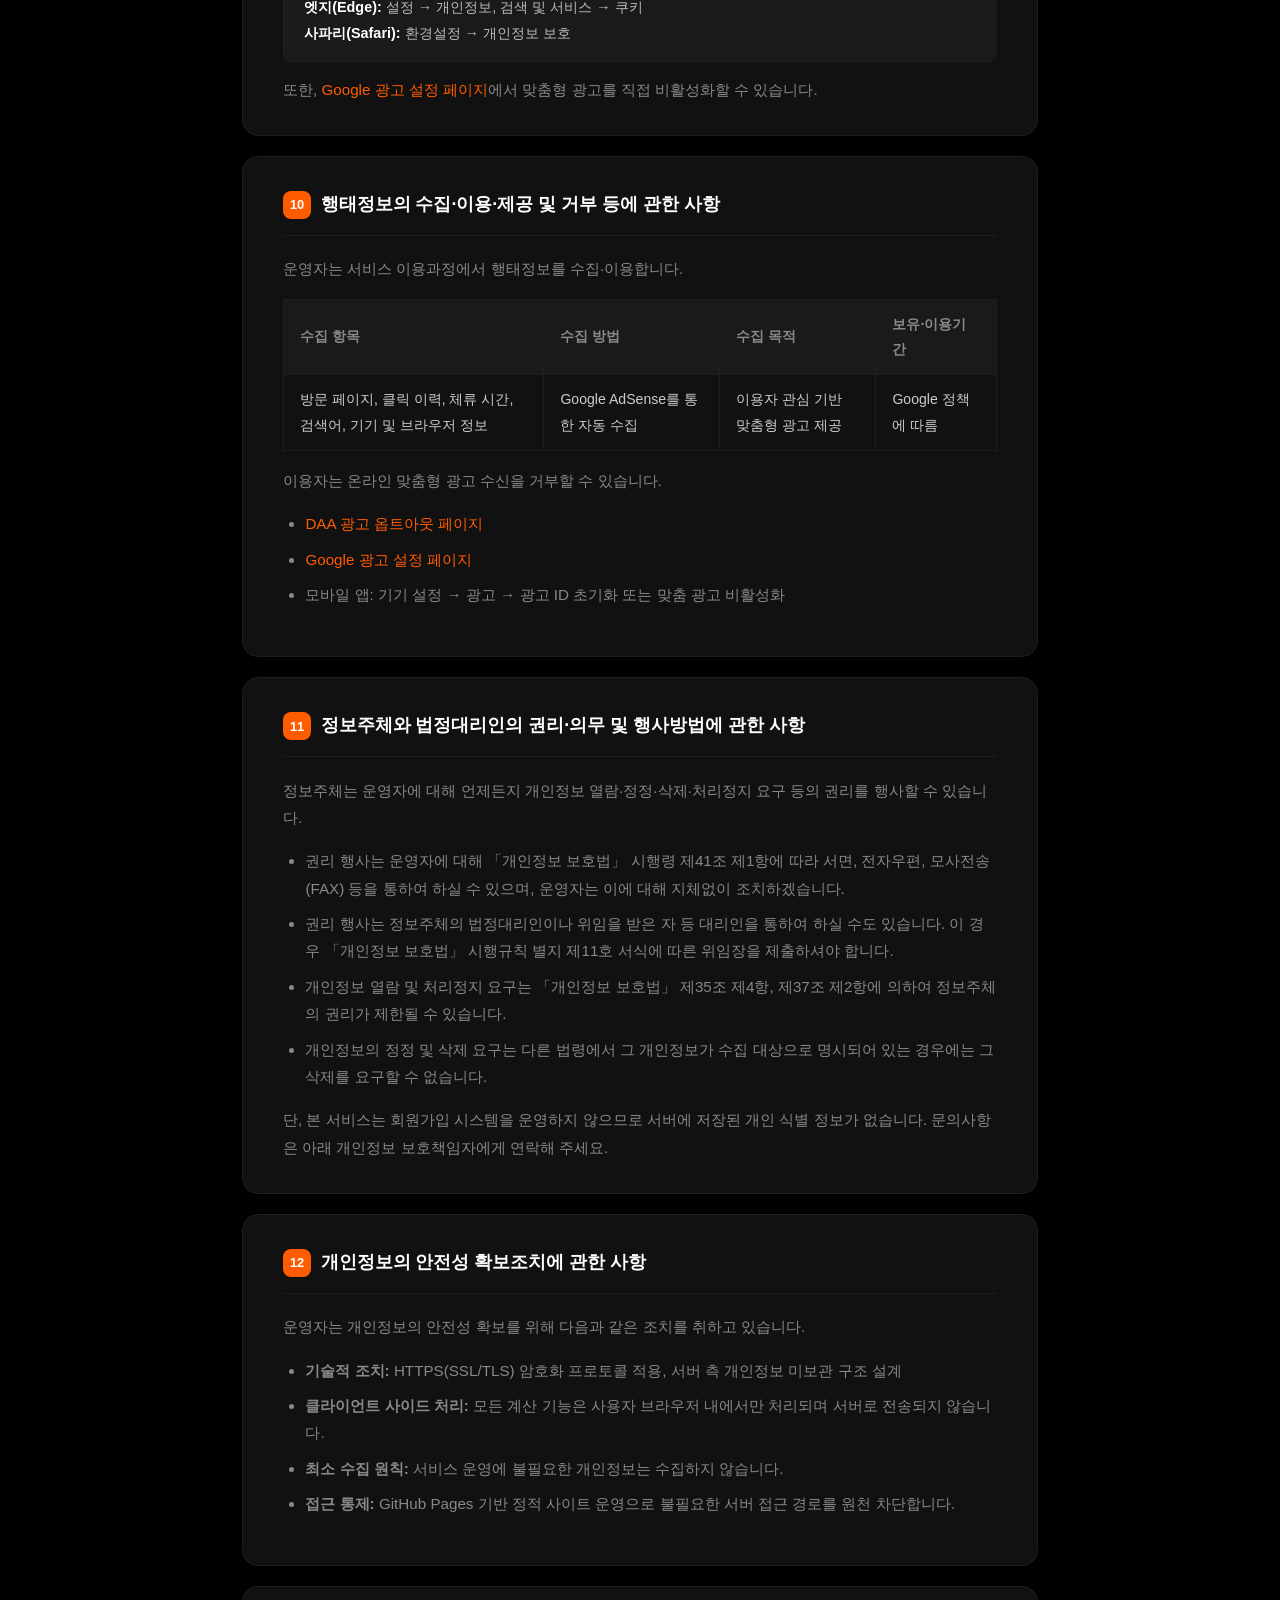
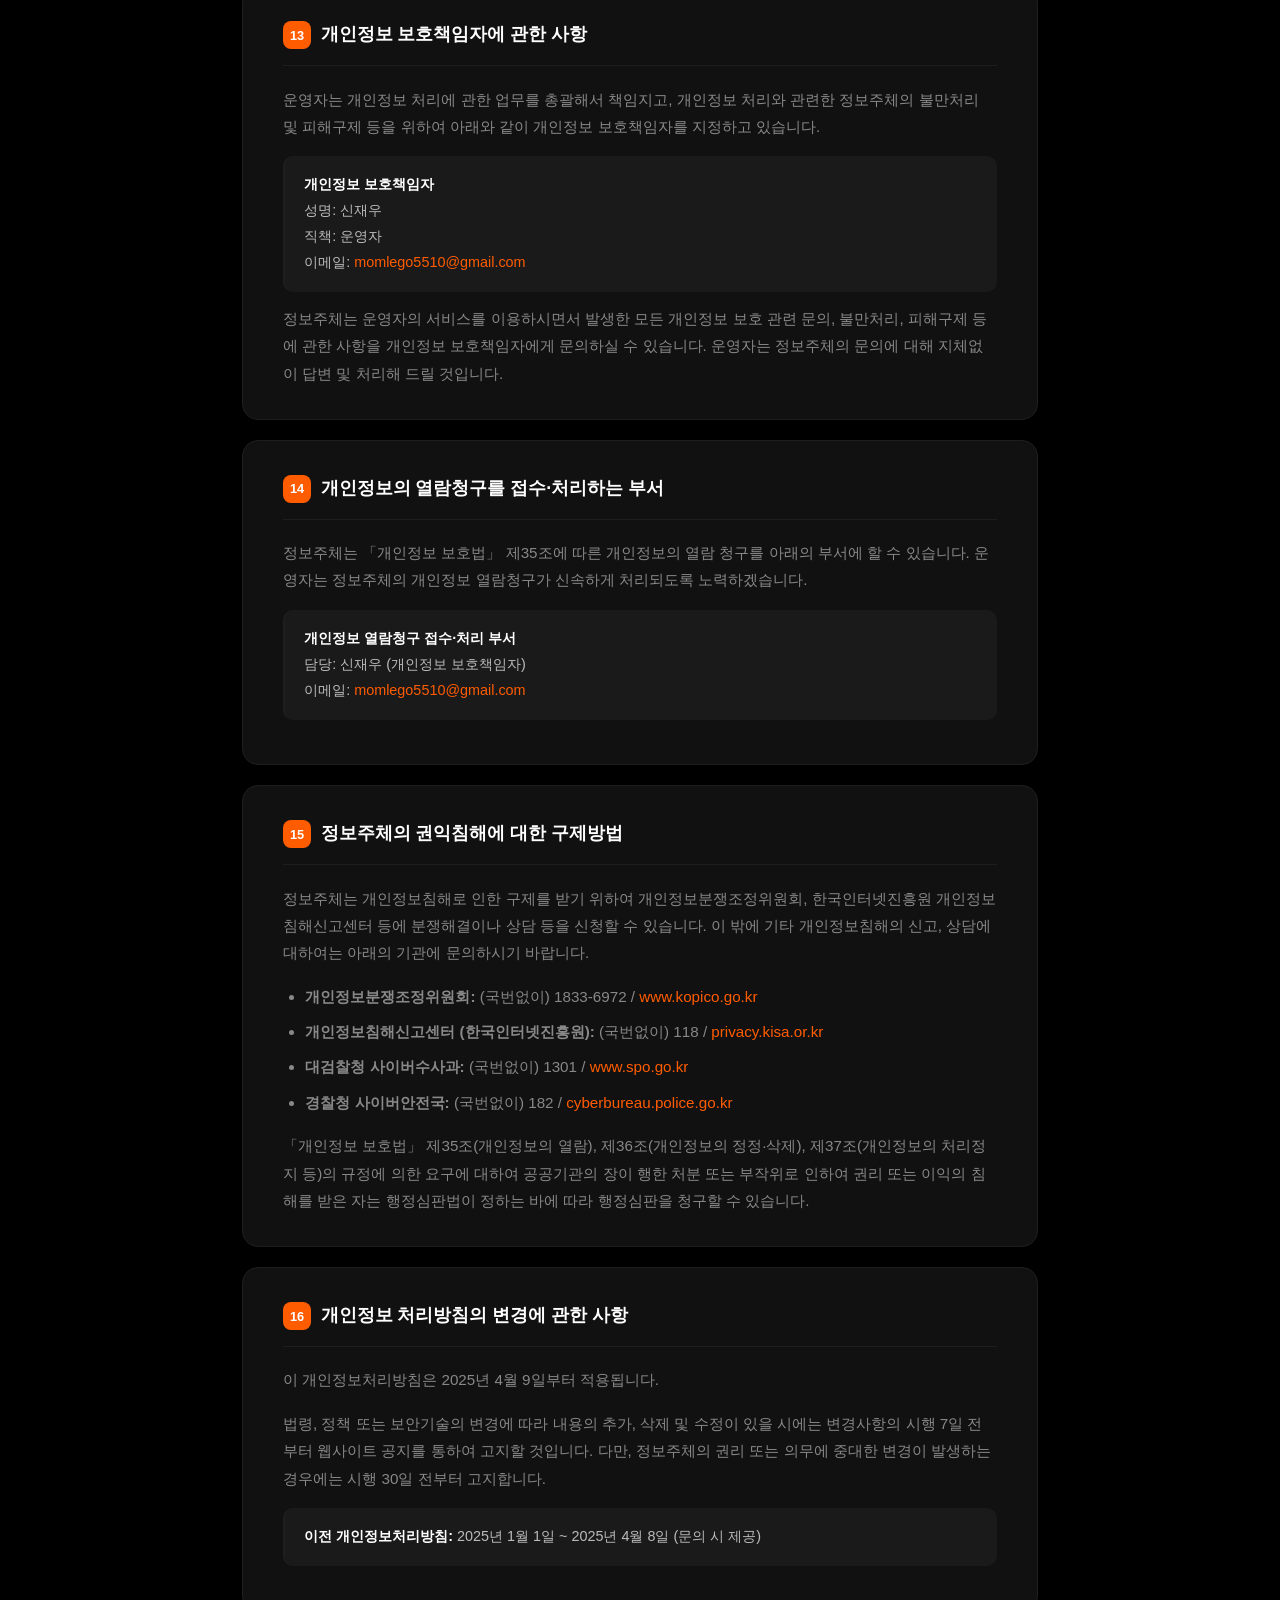
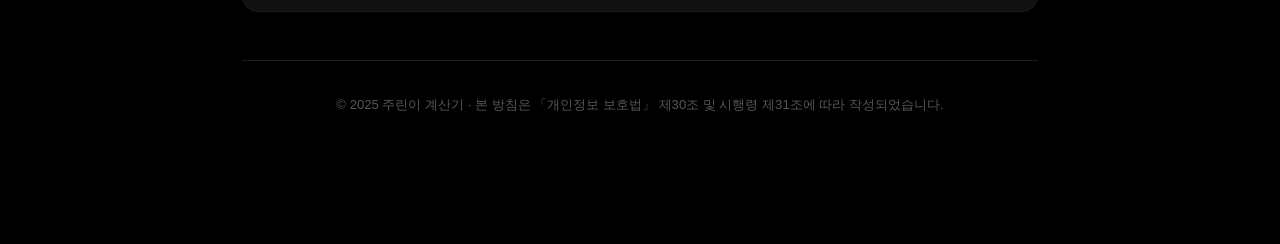
<file: privacy.html>
<!DOCTYPE html>
<html lang="ko">
<head>
    <script async src="https://pagead2.googlesyndication.com/pagead/js/adsbygoogle.js?client=ca-pub-1935946936708495"
     crossorigin="anonymous"></script>
    <meta http-equiv="X-Content-Type-Options" content="nosniff">
    <meta http-equiv="Referrer-Policy" content="strict-origin-when-cross-origin">
    <meta http-equiv="Permissions-Policy" content="camera=(), microphone=(), geolocation=(), payment=()">
    <!-- TODO: CSP에 'unsafe-inline' 사용 중 — 인라인 스크립트를 외부 .js 파일로 분리하면 nonce 기반 CSP로 강화 가능 -->
    <meta http-equiv="Content-Security-Policy" content="default-src 'self'; script-src 'self' 'unsafe-inline' https://pagead2.googlesyndication.com https://partner.googleadservices.com https://tpc.googlesyndication.com https://www.googletagservices.com https://cdn.jsdelivr.net https://cdnjs.cloudflare.com; style-src 'self' 'unsafe-inline' https://fonts.googleapis.com; font-src 'self' https://fonts.gstatic.com data:; img-src 'self' data: https: blob:; connect-src 'self' https://finnhub.io https://*.onrender.com https://corsproxy.io https://query2.finance.yahoo.com https://finance.naver.com https://pagead2.googlesyndication.com; frame-src https://googleads.g.doubleclick.net https://tpc.googlesyndication.com; object-src 'none'; base-uri 'self';">
    <meta charset="UTF-8">
    <meta name="viewport" content="width=device-width, initial-scale=1.0">
    <title>개인정보처리방침 - 주린이 계산기</title>
    <link rel="icon" href="logo.svg" type="image/svg+xml">
    <link rel="apple-touch-icon" href="logo.svg">
    <link rel="manifest" href="manifest.json">
    <meta name="theme-color" content="#FF5C00">
    <meta name="description" content="개인정보 처리방침 - 주린이 계산기">
    <meta property="og:type" content="website">
    <meta property="og:title" content="개인정보 처리방침 | 주린이 계산기">
    <meta property="og:description" content="개인정보 처리방침 - 주린이 계산기">
    <meta property="og:image" content="https://jurinicalc.com/logo.svg">
    <meta property="og:url" content="https://jurinicalc.com/privacy.html">
    <meta name="twitter:card" content="summary">


    <link rel="preconnect" href="https://fonts.googleapis.com">
    <link rel="preconnect" href="https://fonts.gstatic.com" crossorigin>
    <link href="https://fonts.googleapis.com/css2?family=DM+Sans:wght@400;500;700&display=swap" rel="stylesheet">
    <link rel="stylesheet" href="common.css">

    <style>
        :root {
            --primary: #FF5C00;
            --bg: #000000;
            --card: #111111;
            --border: #1e1e1e;
            --text: #ffffff;
            --text-secondary: #888888;
            --text-muted: #555555;
            --shadow: 0 4px 24px rgba(0,0,0,0.6);
        }

        * { margin: 0; padding: 0; box-sizing: border-box; }

        body {
            font-family: 'DM Sans', sans-serif;
            background: var(--bg);
            color: var(--text);
            line-height: 1.8;
        }

        /* ── NAV ── */
        header {
            background: rgba(0,0,0,0.92);
            backdrop-filter: blur(20px);
            border-bottom: 1px solid var(--border);
            position: sticky;
            top: 0;
            z-index: 100;
        }

        nav {
            max-width: 1100px;
            margin: 0 auto;
            padding: 0 2rem;
            height: 60px;
            display: flex;
            justify-content: space-between;
            align-items: center;
        }

        .logo {
            font-size: 1.1rem;
            font-weight: 700;
            color: var(--text);
            text-decoration: none;
            display: flex;
            align-items: center;
            gap: 0.5rem;
        }

        .logo-icon {
            width: 28px; height: 28px;
            background: var(--primary);
            border-radius: 8px;
            display: flex; align-items: center; justify-content: center;
            font-size: 0.85rem;
        }

        .back-btn {
            background: transparent;
            border: 1px solid var(--border);
            color: var(--text-secondary);
            padding: 0.45rem 1.1rem;
            border-radius: 50px;
            text-decoration: none;
            font-size: 0.85rem;
            transition: all 0.2s;
        }

        .back-btn:hover { border-color: var(--primary); color: var(--primary); }

        /* ── LAYOUT ── */
        .container {
            max-width: 860px;
            margin: 3rem auto;
            padding: 0 2rem 5rem;
        }

        /* ── HEADER CARD ── */
        .page-header {
            background: var(--card);
            border: 1px solid var(--border);
            border-radius: 16px;
            padding: 2.5rem;
            margin-bottom: 2rem;
        }

        .page-header .badge {
            display: inline-block;
            background: rgba(255,92,0,0.12);
            color: var(--primary);
            border: 1px solid rgba(255,92,0,0.3);
            padding: 0.3rem 0.9rem;
            border-radius: 50px;
            font-size: 0.75rem;
            font-weight: 700;
            letter-spacing: 0.06em;
            text-transform: uppercase;
            margin-bottom: 1rem;
        }

        .page-header h1 {
            font-size: 2rem;
            font-weight: 800;
            color: var(--text);
            margin-bottom: 0.5rem;
        }

        .page-header .meta {
            color: var(--text-muted);
            font-size: 0.85rem;
        }

        /* ── NOTICE BOX ── */
        .notice-box {
            background: rgba(255,92,0,0.07);
            border: 1px solid rgba(255,92,0,0.25);
            border-left: 3px solid var(--primary);
            border-radius: 12px;
            padding: 1.25rem 1.5rem;
            margin-bottom: 2rem;
            color: #ccc;
            font-size: 0.95rem;
        }

        .notice-box strong { color: var(--primary); }

        /* ── SECTION CARD ── */
        .section-card {
            background: var(--card);
            border: 1px solid var(--border);
            border-radius: 16px;
            padding: 2rem 2.5rem;
            margin-bottom: 1.25rem;
        }

        .section-num {
            display: inline-flex;
            align-items: center;
            justify-content: center;
            width: 28px; height: 28px;
            background: var(--primary);
            color: #fff;
            border-radius: 8px;
            font-size: 0.8rem;
            font-weight: 700;
            margin-right: 0.6rem;
            flex-shrink: 0;
        }

        .section-title {
            display: flex;
            align-items: center;
            font-size: 1.1rem;
            font-weight: 700;
            color: var(--text);
            margin-bottom: 1.2rem;
            padding-bottom: 0.9rem;
            border-bottom: 1px solid var(--border);
        }

        .section-card p {
            color: var(--text-secondary);
            font-size: 0.95rem;
            margin-bottom: 1rem;
        }

        .section-card p:last-child { margin-bottom: 0; }

        /* ── TABLE ── */
        .info-table {
            width: 100%;
            border-collapse: collapse;
            margin: 1rem 0;
            font-size: 0.88rem;
        }

        .info-table th {
            background: #1a1a1a;
            color: var(--text-secondary);
            font-weight: 600;
            padding: 0.75rem 1rem;
            text-align: left;
            border: 1px solid var(--border);
        }

        .info-table td {
            padding: 0.75rem 1rem;
            border: 1px solid var(--border);
            color: #ccc;
            vertical-align: top;
        }

        .info-table tr:hover td { background: rgba(255,92,0,0.03); }

        /* ── LIST ── */
        .section-card ul, .section-card ol {
            color: var(--text-secondary);
            font-size: 0.95rem;
            padding-left: 1.4rem;
            margin-bottom: 1rem;
        }

        .section-card ul li, .section-card ol li {
            margin-bottom: 0.5rem;
        }

        .section-card ul li:last-child, .section-card ol li:last-child { margin-bottom: 0; }

        /* ── HIGHLIGHT ── */
        .highlight-row {
            background: #1a1a1a;
            border-radius: 10px;
            padding: 1rem 1.2rem;
            margin: 0.8rem 0;
            font-size: 0.9rem;
            color: #bbb;
            border-left: 2px solid var(--border);
        }

        .highlight-row strong { color: var(--text); }

        /* ── LINK ── */
        a { color: var(--primary); text-decoration: none; }
        a:hover { text-decoration: underline; }

        /* ── FOOTER ── */
        .privacy-footer {
            margin-top: 3rem;
            padding-top: 2rem;
            border-top: 1px solid var(--border);
            text-align: center;
            color: var(--text-muted);
            font-size: 0.82rem;
        }

        /* ── RESPONSIVE ── */
        @media (max-width: 600px) {
            .section-card { padding: 1.5rem; }
            .page-header { padding: 1.5rem; }
            .info-table { font-size: 0.78rem; }
            .info-table th, .info-table td { padding: 0.55rem 0.65rem; }
        }
    </style>
</head>
<body>

<header>
    <nav>
        <a href="index.html" class="logo">
            <span class="logo-icon">📊</span>
            주린이 계산기
        </a>
        <a href="index.html" class="back-btn">← 홈으로</a>
    </nav>
</header>

<div class="container">

    <!-- 페이지 헤더 -->
    <div class="page-header">
        <div class="badge">개인정보 보호</div>
        <h1>개인정보처리방침</h1>
        <p class="meta">시행일: 2025년 1월 1일 &nbsp;|&nbsp; 최종 개정: 2025년 4월 9일</p>
    </div>

    <!-- 서문 -->
    <div class="notice-box">
        <strong>주린이 계산기</strong>는 정보주체의 자유와 권리 보호를 위해 「개인정보 보호법」 및 관계 법령이 정한 바를 준수하여, 적법하게 개인정보를 처리하고 안전하게 관리합니다. 이에 「개인정보 보호법」 제30조에 따라 정보주체에게 개인정보 처리에 관한 절차 및 기준을 안내하고, 이와 관련한 고충을 신속하고 원활하게 처리할 수 있도록 하기 위하여 다음과 같이 개인정보처리방침을 수립·공개합니다.
    </div>

    <!-- 1. 처리 목적 -->
    <div class="section-card">
        <div class="section-title">
            <span class="section-num">1</span>
            개인정보의 처리 목적
        </div>
        <p>주린이 계산기(이하 "운영자")는 다음의 목적을 위하여 개인정보를 처리합니다. 처리하고 있는 개인정보는 다음의 목적 이외의 용도로는 이용되지 않으며, 이용 목적이 변경되는 경우에는 「개인정보 보호법」 제18조에 따라 별도의 동의를 받는 등 필요한 조치를 이행할 예정입니다.</p>
        <ul>
            <li><strong>서비스 제공:</strong> 주식 계산기(평단가·배당금·모의투자 등), 주식 용어사전, 차트 시뮬레이터, 초보자 가이드 등 무료 학습 도구 제공</li>
            <li><strong>서비스 품질 개선:</strong> 이용 패턴 분석을 통한 기능 개선 및 사용자 경험 향상</li>
            <li><strong>광고 서비스 제공:</strong> Google AdSense를 통한 맞춤형 광고 게재(광고 수익으로 무료 서비스 유지)</li>
            <li><strong>민원 처리:</strong> 서비스 이용 관련 문의 및 불만 처리</li>
        </ul>
    </div>

    <!-- 2. 처리 및 보유 기간 -->
    <div class="section-card">
        <div class="section-title">
            <span class="section-num">2</span>
            개인정보의 처리 및 보유 기간
        </div>
        <p>운영자는 법령에 따른 개인정보 보유·이용기간 또는 정보주체로부터 개인정보를 수집 시에 동의받은 개인정보 보유·이용기간 내에서 개인정보를 처리·보유합니다.</p>
        <div class="highlight-row">
            <strong>계산기 입력 데이터:</strong> 사용자가 직접 입력한 수치(주식 수, 매수가 등)는 서버로 전송되지 않으며, 브라우저 세션 종료 시 즉시 삭제됩니다.
        </div>
        <div class="highlight-row">
            <strong>퀴즈 학습 진행 데이터:</strong> localStorage를 이용해 사용자 기기에만 저장되며, 브라우저 데이터 초기화 시 삭제됩니다. 서버에 전송되지 않습니다.
        </div>
        <div class="highlight-row">
            <strong>광고 관련 데이터 (Google AdSense):</strong> Google의 개인정보 보호정책에 따라 처리되며, 보유 기간은 <a href="https://policies.google.com/privacy" target="_blank">Google 개인정보처리방침</a>을 따릅니다.
        </div>
        <div class="highlight-row">
            <strong>문의 이메일:</strong> 민원 처리 완료 후 3년간 보유 후 파기 (「전자상거래 등에서의 소비자보호에 관한 법률」에 따름)
        </div>
    </div>

    <!-- 3. 처리하는 개인정보의 항목 -->
    <div class="section-card">
        <div class="section-title">
            <span class="section-num">3</span>
            처리하는 개인정보의 항목
        </div>
        <p>운영자는 다음의 개인정보 항목을 처리하고 있습니다.</p>
        <table class="info-table">
            <thead>
                <tr>
                    <th>처리 업무</th>
                    <th>수집 항목</th>
                    <th>수집 방법</th>
                    <th>보유 기간</th>
                </tr>
            </thead>
            <tbody>
                <tr>
                    <td>광고 서비스<br>(Google AdSense)</td>
                    <td>IP 주소, 쿠키, 기기 정보, 브라우저 정보, 행태정보(방문 페이지·체류 시간 등)</td>
                    <td>자동 수집 (쿠키·유사기술)</td>
                    <td>Google 정책에 따름</td>
                </tr>
                <tr>
                    <td>서비스 이용 분석<br>(GitHub Pages)</td>
                    <td>IP 주소, 접속 로그</td>
                    <td>자동 수집</td>
                    <td>GitHub 정책에 따름</td>
                </tr>
                <tr>
                    <td>이용자 문의</td>
                    <td>이메일 주소, 문의 내용</td>
                    <td>이용자 직접 입력</td>
                    <td>처리 완료 후 3년</td>
                </tr>
                <tr>
                    <td>퀴즈 진행 현황</td>
                    <td>단계별 학습 진행 상태 (개인 식별 불가)</td>
                    <td>브라우저 localStorage (기기 저장)</td>
                    <td>이용자 기기에만 보관, 서버 미전송</td>
                </tr>
            </tbody>
        </table>
        <p style="font-size:0.82rem; color: var(--text-muted); margin-top: 0.5rem;">※ 운영자는 회원가입 시스템을 운영하지 않으므로 성명, 생년월일, 주소 등 일반 개인정보를 직접 수집하지 않습니다.</p>
    </div>

    <!-- 4. 만 14세 미만 아동 -->
    <div class="section-card">
        <div class="section-title">
            <span class="section-num">4</span>
            만 14세 미만 아동의 개인정보 처리에 관한 사항
        </div>
        <p>주린이 계산기는 만 14세 미만 아동을 대상으로 하는 서비스가 아닙니다. 운영자는 만 14세 미만 아동의 개인정보를 의도적으로 수집하지 않으며, 만 14세 미만 아동이 개인정보를 제출하였음이 확인될 경우 즉시 해당 정보를 삭제합니다.</p>
        <p>만 14세 미만 아동의 경우 보호자의 지도하에 서비스를 이용하시기 바랍니다.</p>
    </div>

    <!-- 5. 제3자 제공 -->
    <div class="section-card">
        <div class="section-title">
            <span class="section-num">5</span>
            개인정보의 제3자 제공에 관한 사항
        </div>
        <p>운영자는 정보주체의 개인정보를 개인정보의 처리 목적에서 명시한 범위 내에서만 처리하며, 정보주체의 동의, 법률의 특별한 규정 등 「개인정보 보호법」 제17조 및 제18조에 해당하는 경우에만 개인정보를 제3자에게 제공합니다.</p>
        <table class="info-table">
            <thead>
                <tr>
                    <th>제공받는 자</th>
                    <th>제공 목적</th>
                    <th>제공 항목</th>
                    <th>보유·이용 기간</th>
                </tr>
            </thead>
            <tbody>
                <tr>
                    <td>Google LLC</td>
                    <td>맞춤형 광고 제공 (Google AdSense)</td>
                    <td>쿠키, IP 주소, 기기·브라우저 정보, 행태정보</td>
                    <td>Google 개인정보처리방침에 따름</td>
                </tr>
                <tr>
                    <td>GitHub Inc.</td>
                    <td>웹사이트 호스팅 (GitHub Pages)</td>
                    <td>IP 주소, 접속 로그</td>
                    <td>GitHub 개인정보처리방침에 따름</td>
                </tr>
            </tbody>
        </table>
        <p>그 밖에 재난, 감염병, 급박한 생명·신체 위험을 초래하는 사건·사고 등 긴급상황이 발생하는 경우 정보주체의 동의 없이 관계기관에 개인정보를 제공할 수 있습니다.</p>
    </div>

    <!-- 6. 처리업무의 위탁 -->
    <div class="section-card">
        <div class="section-title">
            <span class="section-num">6</span>
            개인정보 처리업무의 위탁에 관한 사항
        </div>
        <p>운영자는 원활한 개인정보 업무처리를 위하여 다음과 같이 개인정보 처리업무를 위탁하고 있습니다.</p>
        <table class="info-table">
            <thead>
                <tr>
                    <th>수탁자</th>
                    <th>위탁 업무</th>
                    <th>보유 및 이용기간</th>
                </tr>
            </thead>
            <tbody>
                <tr>
                    <td>Google LLC</td>
                    <td>광고 플랫폼 운영 및 관리 (AdSense)</td>
                    <td>위탁 계약 종료 시까지</td>
                </tr>
                <tr>
                    <td>GitHub Inc.</td>
                    <td>웹사이트 서버 호스팅</td>
                    <td>위탁 계약 종료 시까지</td>
                </tr>
            </tbody>
        </table>
        <p>운영자는 위탁계약 체결 시 「개인정보 보호법」 제26조에 따라 위탁업무 수행목적 외 개인정보 처리금지, 기술적·관리적 보호조치, 재위탁 제한, 수탁자에 대한 관리·감독, 손해배상 등 책임에 관한 사항을 계약서 등 문서에 명시하고, 수탁자가 개인정보를 안전하게 처리하는지를 감독하고 있습니다.</p>
    </div>

    <!-- 7. 국외 이전 -->
    <div class="section-card">
        <div class="section-title">
            <span class="section-num">7</span>
            개인정보의 국외 이전에 관한 사항
        </div>
        <p>운영자는 다음과 같이 개인정보를 국외로 이전하고 있습니다.</p>
        <table class="info-table">
            <thead>
                <tr>
                    <th>이전받는 자</th>
                    <th>국가</th>
                    <th>이전 항목</th>
                    <th>이전 목적</th>
                    <th>보유·이용 기간</th>
                </tr>
            </thead>
            <tbody>
                <tr>
                    <td>Google LLC</td>
                    <td>미국 (및 Google 데이터센터 소재국)</td>
                    <td>쿠키, IP 주소, 기기·행태정보</td>
                    <td>광고 서비스 제공</td>
                    <td>Google 정책에 따름</td>
                </tr>
                <tr>
                    <td>GitHub Inc.</td>
                    <td>미국</td>
                    <td>IP 주소, 접속 로그</td>
                    <td>웹사이트 호스팅</td>
                    <td>GitHub 정책에 따름</td>
                </tr>
            </tbody>
        </table>
        <p>이전받는 자의 개인정보 보호 관련 문의처: <a href="https://policies.google.com/privacy" target="_blank">Google 개인정보처리방침</a> / <a href="https://docs.github.com/en/site-policy/privacy-policies/github-privacy-statement" target="_blank">GitHub 개인정보처리방침</a></p>
    </div>

    <!-- 8. 파기 절차 및 방법 -->
    <div class="section-card">
        <div class="section-title">
            <span class="section-num">8</span>
            개인정보의 파기 절차 및 방법에 관한 사항
        </div>
        <p>운영자는 개인정보 보유기간의 경과, 처리목적 달성 등 개인정보가 불필요하게 되었을 때에는 지체없이 해당 개인정보를 파기합니다.</p>
        <div class="highlight-row">
            <strong>파기 절차:</strong> 파기 사유가 발생한 개인정보를 선정하고, 운영자의 개인정보 보호책임자의 승인을 받아 개인정보를 파기합니다.
        </div>
        <div class="highlight-row">
            <strong>파기 방법 (전자적 파일):</strong> 기록을 재생할 수 없도록 영구 삭제합니다.
        </div>
        <div class="highlight-row">
            <strong>브라우저 저장 데이터:</strong> 계산기 입력 데이터 및 퀴즈 진행 현황은 서버에 저장되지 않으며, 사용자가 브라우저 데이터를 초기화하면 즉시 삭제됩니다.
        </div>
    </div>

    <!-- 9. 자동 수집 장치 (쿠키) -->
    <div class="section-card">
        <div class="section-title">
            <span class="section-num">9</span>
            개인정보를 자동으로 수집하는 장치의 설치·운영 및 그 거부에 관한 사항
        </div>
        <p>운영자는 이용자에게 개별적인 맞춤서비스를 제공하기 위해 이용 정보를 저장하고 수시로 불러오는 '쿠키(Cookie)'를 사용합니다.</p>
        <ul>
            <li><strong>쿠키의 사용 목적:</strong> Google AdSense 맞춤형 광고 제공, 서비스 이용 분석</li>
            <li><strong>쿠키 설치·운영 및 거부:</strong> 웹브라우저 옵션 설정을 통해 쿠키 허용/차단을 선택할 수 있습니다. 쿠키 설정을 거부하는 경우 맞춤형 광고 서비스 이용이 제한될 수 있습니다.</li>
        </ul>
        <div class="highlight-row">
            <strong>크롬(Chrome):</strong> 설정 → 개인정보 및 보안 → 쿠키 및 기타 사이트 데이터<br>
            <strong>엣지(Edge):</strong> 설정 → 개인정보, 검색 및 서비스 → 쿠키<br>
            <strong>사파리(Safari):</strong> 환경설정 → 개인정보 보호
        </div>
        <p>또한, <a href="https://www.google.com/settings/ads" target="_blank">Google 광고 설정 페이지</a>에서 맞춤형 광고를 직접 비활성화할 수 있습니다.</p>
    </div>

    <!-- 10. 행태정보 -->
    <div class="section-card">
        <div class="section-title">
            <span class="section-num">10</span>
            행태정보의 수집·이용·제공 및 거부 등에 관한 사항
        </div>
        <p>운영자는 서비스 이용과정에서 행태정보를 수집·이용합니다.</p>
        <table class="info-table">
            <thead>
                <tr>
                    <th>수집 항목</th>
                    <th>수집 방법</th>
                    <th>수집 목적</th>
                    <th>보유·이용기간</th>
                </tr>
            </thead>
            <tbody>
                <tr>
                    <td>방문 페이지, 클릭 이력, 체류 시간, 검색어, 기기 및 브라우저 정보</td>
                    <td>Google AdSense를 통한 자동 수집</td>
                    <td>이용자 관심 기반 맞춤형 광고 제공</td>
                    <td>Google 정책에 따름</td>
                </tr>
            </tbody>
        </table>
        <p>이용자는 온라인 맞춤형 광고 수신을 거부할 수 있습니다.</p>
        <ul>
            <li><a href="https://optout.aboutads.info" target="_blank">DAA 광고 옵트아웃 페이지</a></li>
            <li><a href="https://www.google.com/settings/ads" target="_blank">Google 광고 설정 페이지</a></li>
            <li>모바일 앱: 기기 설정 → 광고 → 광고 ID 초기화 또는 맞춤 광고 비활성화</li>
        </ul>
    </div>

    <!-- 11. 정보주체의 권리·의무 -->
    <div class="section-card">
        <div class="section-title">
            <span class="section-num">11</span>
            정보주체와 법정대리인의 권리·의무 및 행사방법에 관한 사항
        </div>
        <p>정보주체는 운영자에 대해 언제든지 개인정보 열람·정정·삭제·처리정지 요구 등의 권리를 행사할 수 있습니다.</p>
        <ul>
            <li>권리 행사는 운영자에 대해 「개인정보 보호법」 시행령 제41조 제1항에 따라 서면, 전자우편, 모사전송(FAX) 등을 통하여 하실 수 있으며, 운영자는 이에 대해 지체없이 조치하겠습니다.</li>
            <li>권리 행사는 정보주체의 법정대리인이나 위임을 받은 자 등 대리인을 통하여 하실 수도 있습니다. 이 경우 「개인정보 보호법」 시행규칙 별지 제11호 서식에 따른 위임장을 제출하셔야 합니다.</li>
            <li>개인정보 열람 및 처리정지 요구는 「개인정보 보호법」 제35조 제4항, 제37조 제2항에 의하여 정보주체의 권리가 제한될 수 있습니다.</li>
            <li>개인정보의 정정 및 삭제 요구는 다른 법령에서 그 개인정보가 수집 대상으로 명시되어 있는 경우에는 그 삭제를 요구할 수 없습니다.</li>
        </ul>
        <p>단, 본 서비스는 회원가입 시스템을 운영하지 않으므로 서버에 저장된 개인 식별 정보가 없습니다. 문의사항은 아래 개인정보 보호책임자에게 연락해 주세요.</p>
    </div>

    <!-- 12. 안전성 확보조치 -->
    <div class="section-card">
        <div class="section-title">
            <span class="section-num">12</span>
            개인정보의 안전성 확보조치에 관한 사항
        </div>
        <p>운영자는 개인정보의 안전성 확보를 위해 다음과 같은 조치를 취하고 있습니다.</p>
        <ul>
            <li><strong>기술적 조치:</strong> HTTPS(SSL/TLS) 암호화 프로토콜 적용, 서버 측 개인정보 미보관 구조 설계</li>
            <li><strong>클라이언트 사이드 처리:</strong> 모든 계산 기능은 사용자 브라우저 내에서만 처리되며 서버로 전송되지 않습니다.</li>
            <li><strong>최소 수집 원칙:</strong> 서비스 운영에 불필요한 개인정보는 수집하지 않습니다.</li>
            <li><strong>접근 통제:</strong> GitHub Pages 기반 정적 사이트 운영으로 불필요한 서버 접근 경로를 원천 차단합니다.</li>
        </ul>
    </div>

    <!-- 13. 개인정보 보호책임자 -->
    <div class="section-card">
        <div class="section-title">
            <span class="section-num">13</span>
            개인정보 보호책임자에 관한 사항
        </div>
        <p>운영자는 개인정보 처리에 관한 업무를 총괄해서 책임지고, 개인정보 처리와 관련한 정보주체의 불만처리 및 피해구제 등을 위하여 아래와 같이 개인정보 보호책임자를 지정하고 있습니다.</p>
        <div class="highlight-row">
            <strong>개인정보 보호책임자</strong><br>
            성명: 신재우<br>
            직책: 운영자<br>
            이메일: <a href="mailto:momlego5510@gmail.com">momlego5510@gmail.com</a>
        </div>
        <p>정보주체는 운영자의 서비스를 이용하시면서 발생한 모든 개인정보 보호 관련 문의, 불만처리, 피해구제 등에 관한 사항을 개인정보 보호책임자에게 문의하실 수 있습니다. 운영자는 정보주체의 문의에 대해 지체없이 답변 및 처리해 드릴 것입니다.</p>
    </div>

    <!-- 14. 열람청구 접수 부서 -->
    <div class="section-card">
        <div class="section-title">
            <span class="section-num">14</span>
            개인정보의 열람청구를 접수·처리하는 부서
        </div>
        <p>정보주체는 「개인정보 보호법」 제35조에 따른 개인정보의 열람 청구를 아래의 부서에 할 수 있습니다. 운영자는 정보주체의 개인정보 열람청구가 신속하게 처리되도록 노력하겠습니다.</p>
        <div class="highlight-row">
            <strong>개인정보 열람청구 접수·처리 부서</strong><br>
            담당: 신재우 (개인정보 보호책임자)<br>
            이메일: <a href="mailto:momlego5510@gmail.com">momlego5510@gmail.com</a>
        </div>
    </div>

    <!-- 15. 권익침해 구제방법 -->
    <div class="section-card">
        <div class="section-title">
            <span class="section-num">15</span>
            정보주체의 권익침해에 대한 구제방법
        </div>
        <p>정보주체는 개인정보침해로 인한 구제를 받기 위하여 개인정보분쟁조정위원회, 한국인터넷진흥원 개인정보침해신고센터 등에 분쟁해결이나 상담 등을 신청할 수 있습니다. 이 밖에 기타 개인정보침해의 신고, 상담에 대하여는 아래의 기관에 문의하시기 바랍니다.</p>
        <ul>
            <li><strong>개인정보분쟁조정위원회:</strong> (국번없이) 1833-6972 / <a href="https://www.kopico.go.kr" target="_blank">www.kopico.go.kr</a></li>
            <li><strong>개인정보침해신고센터 (한국인터넷진흥원):</strong> (국번없이) 118 / <a href="https://privacy.kisa.or.kr" target="_blank">privacy.kisa.or.kr</a></li>
            <li><strong>대검찰청 사이버수사과:</strong> (국번없이) 1301 / <a href="https://www.spo.go.kr" target="_blank">www.spo.go.kr</a></li>
            <li><strong>경찰청 사이버안전국:</strong> (국번없이) 182 / <a href="https://cyberbureau.police.go.kr" target="_blank">cyberbureau.police.go.kr</a></li>
        </ul>
        <p>「개인정보 보호법」 제35조(개인정보의 열람), 제36조(개인정보의 정정·삭제), 제37조(개인정보의 처리정지 등)의 규정에 의한 요구에 대하여 공공기관의 장이 행한 처분 또는 부작위로 인하여 권리 또는 이익의 침해를 받은 자는 행정심판법이 정하는 바에 따라 행정심판을 청구할 수 있습니다.</p>
    </div>

    <!-- 16. 처리방침의 변경 -->
    <div class="section-card">
        <div class="section-title">
            <span class="section-num">16</span>
            개인정보 처리방침의 변경에 관한 사항
        </div>
        <p>이 개인정보처리방침은 2025년 4월 9일부터 적용됩니다.</p>
        <p>법령, 정책 또는 보안기술의 변경에 따라 내용의 추가, 삭제 및 수정이 있을 시에는 변경사항의 시행 7일 전부터 웹사이트 공지를 통하여 고지할 것입니다. 다만, 정보주체의 권리 또는 의무에 중대한 변경이 발생하는 경우에는 시행 30일 전부터 고지합니다.</p>
        <div class="highlight-row">
            <strong>이전 개인정보처리방침:</strong> 2025년 1월 1일 ~ 2025년 4월 8일 (문의 시 제공)
        </div>
    </div>

    <div class="privacy-footer">
        © 2025 주린이 계산기 · 본 방침은 「개인정보 보호법」 제30조 및 시행령 제31조에 따라 작성되었습니다.
    </div>

</div>
    <script>if('serviceWorker' in navigator){window.addEventListener('load',()=>navigator.serviceWorker.register('sw.js').catch(()=>{}));}</script>
</body>
</html>
</file>
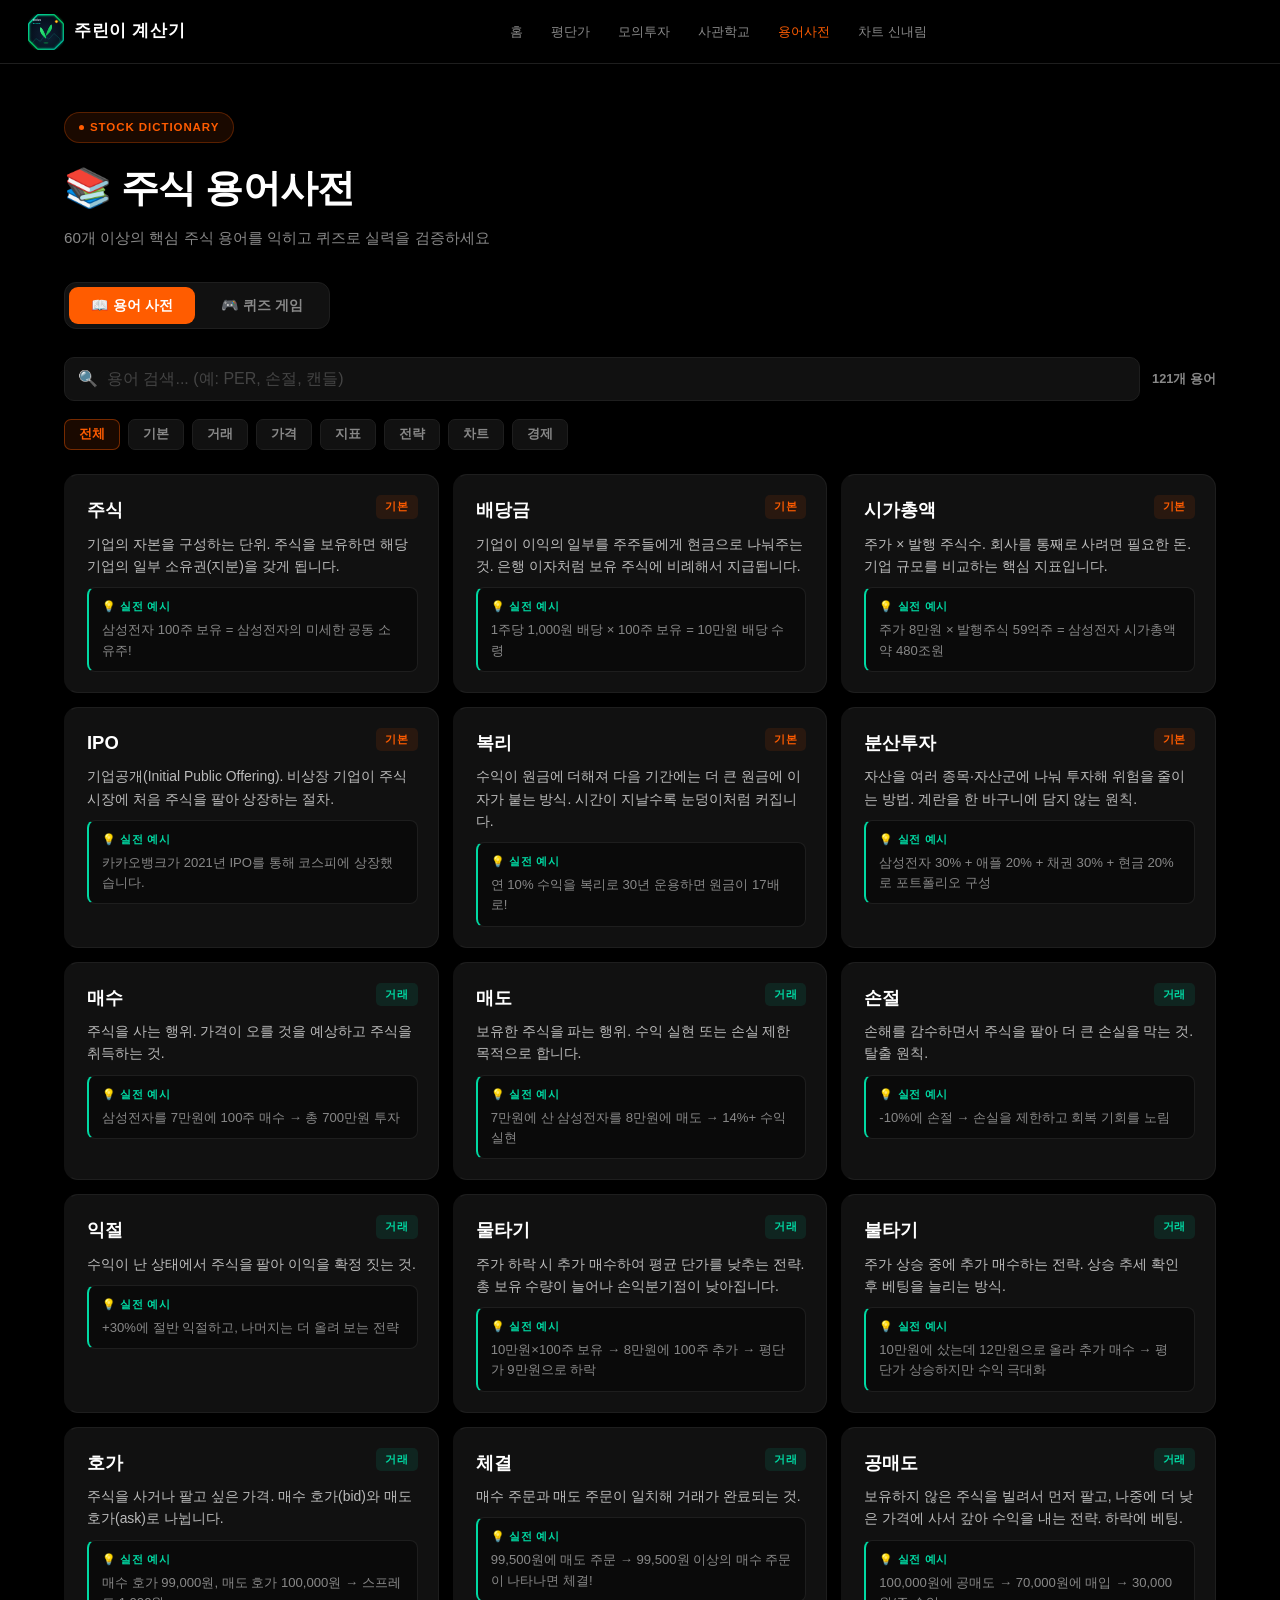
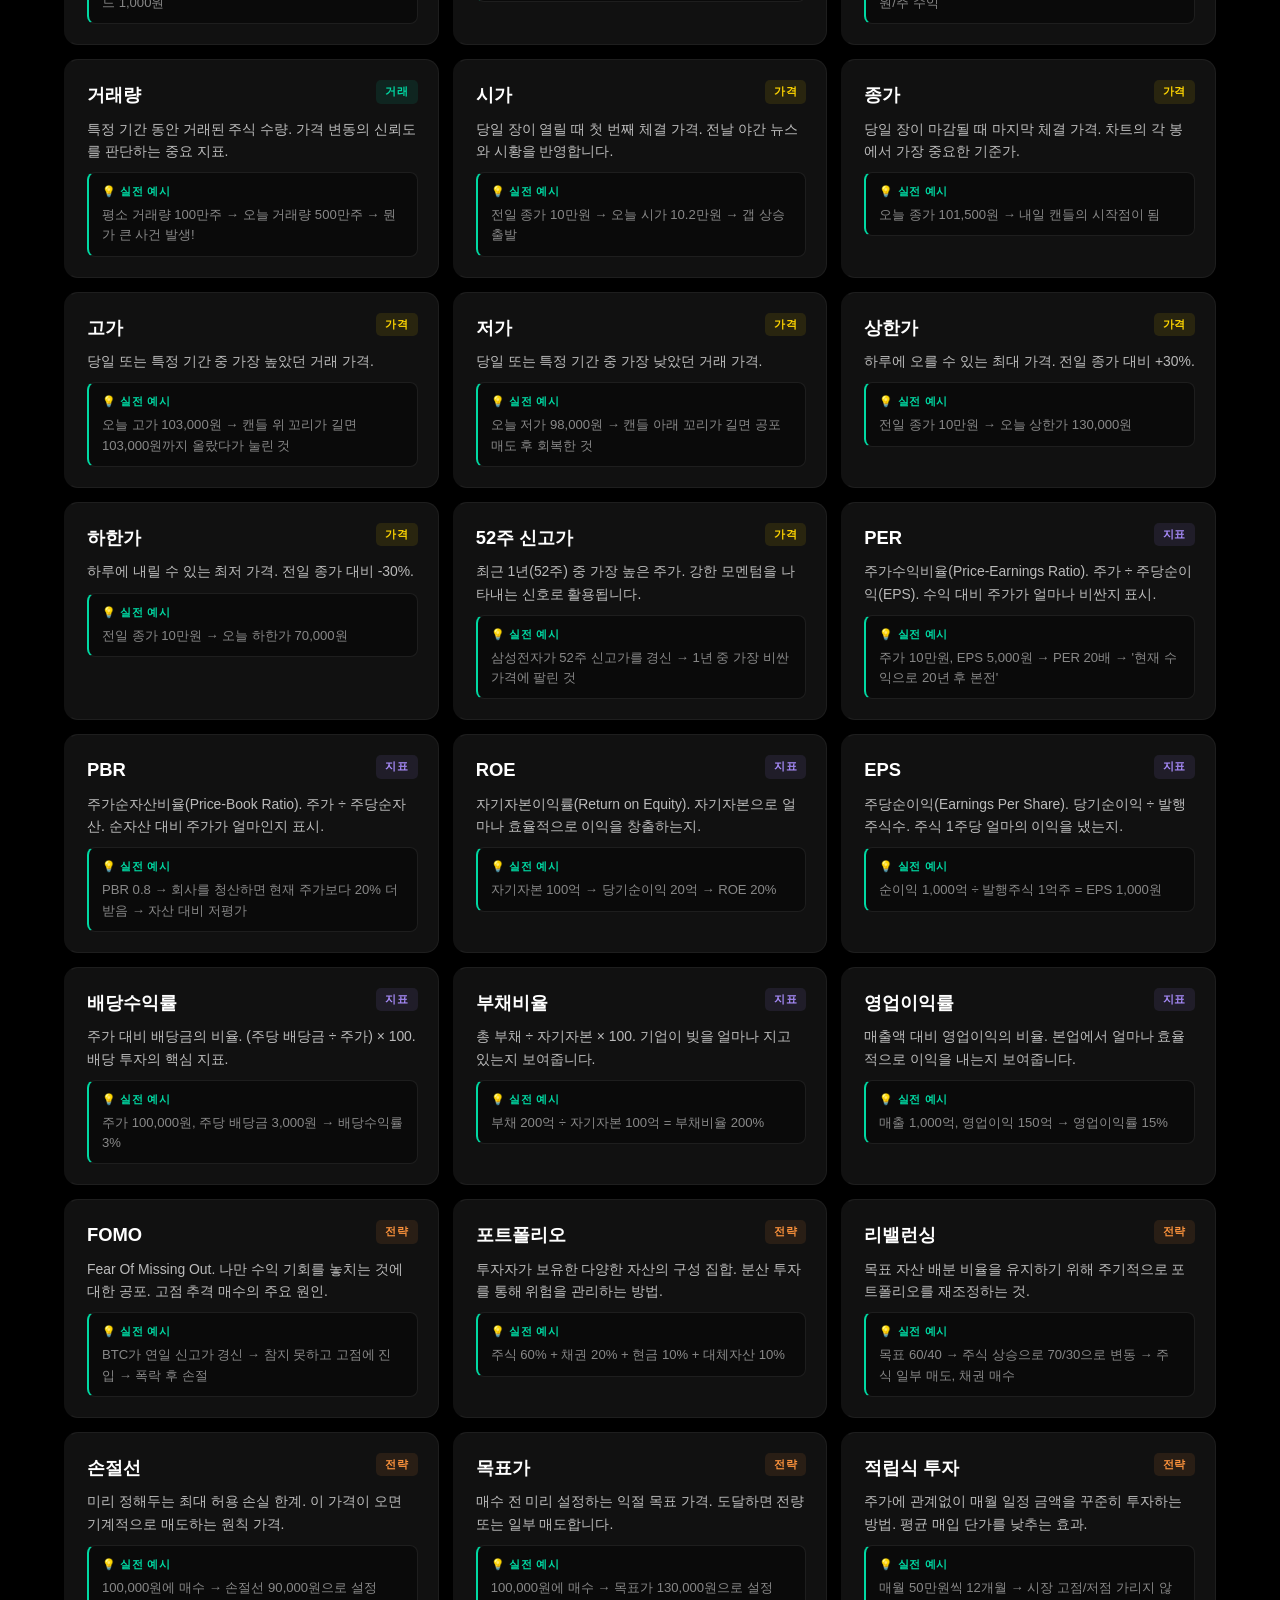
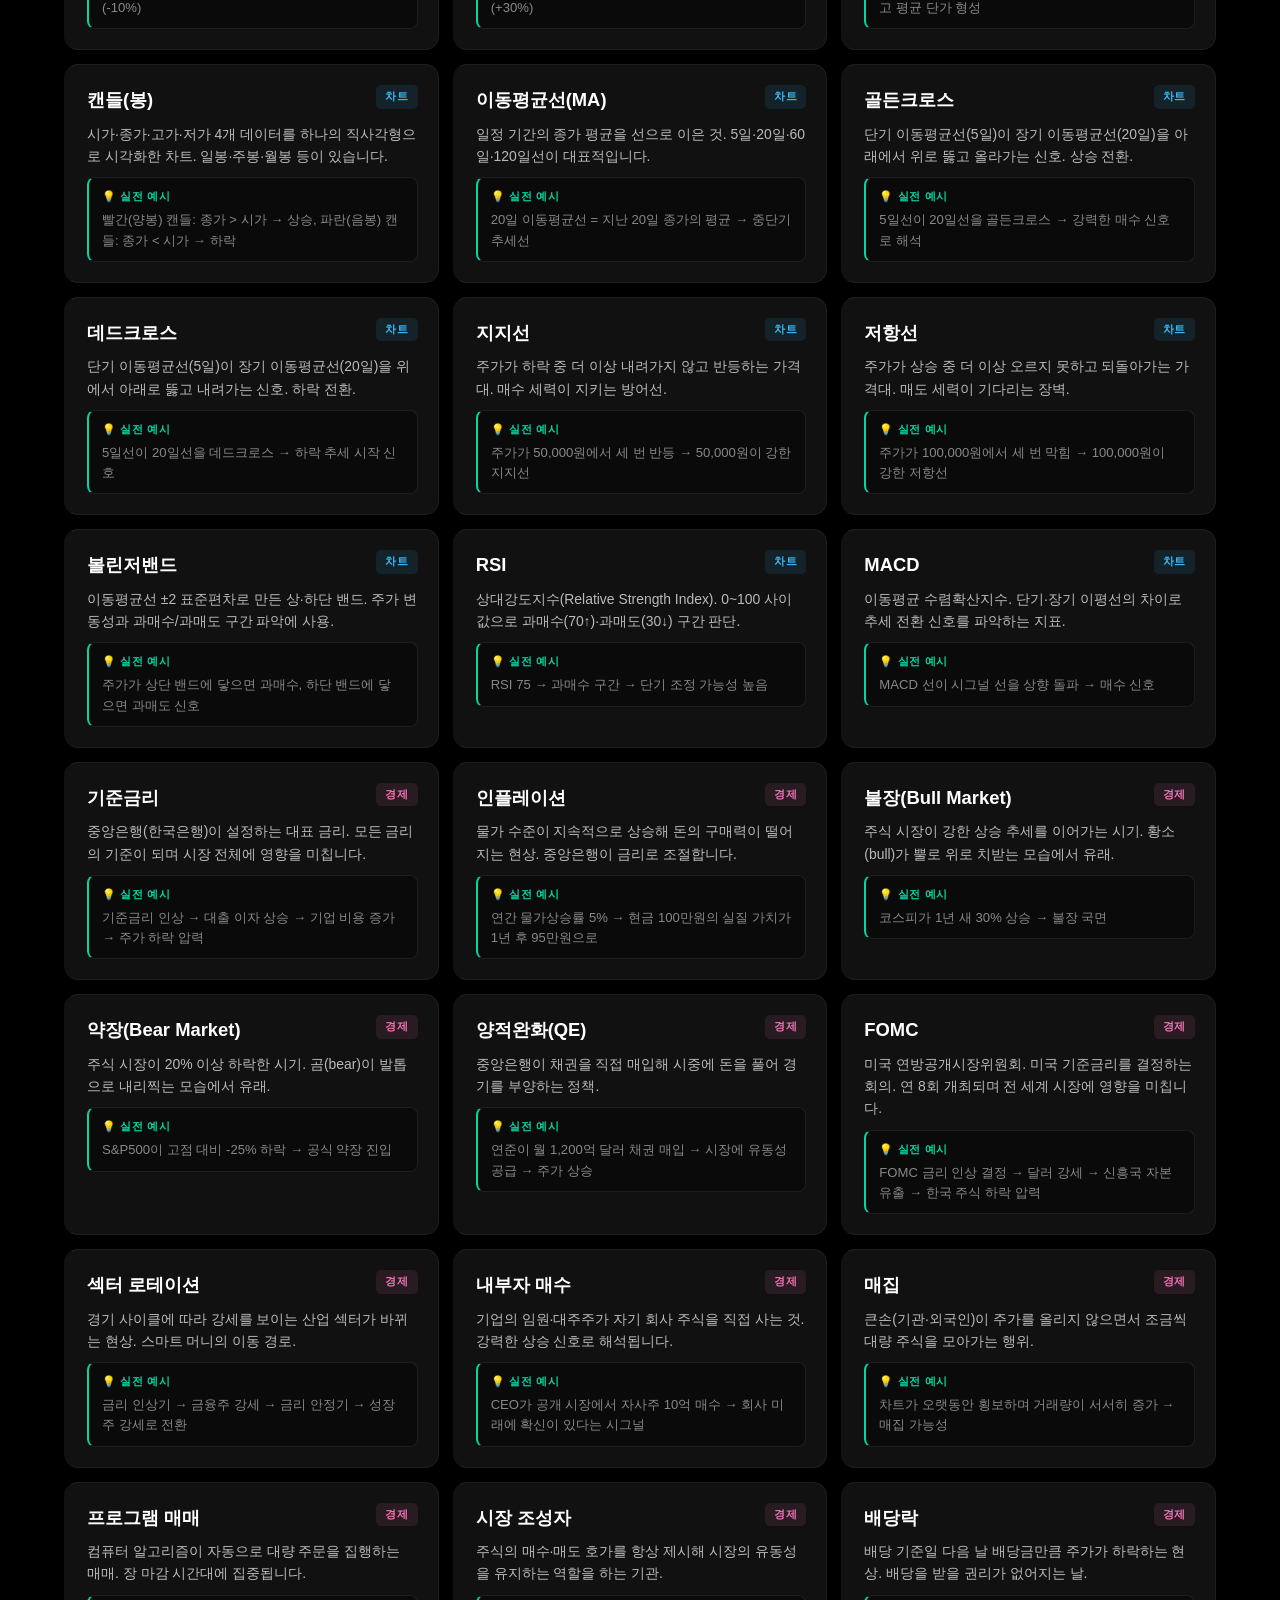
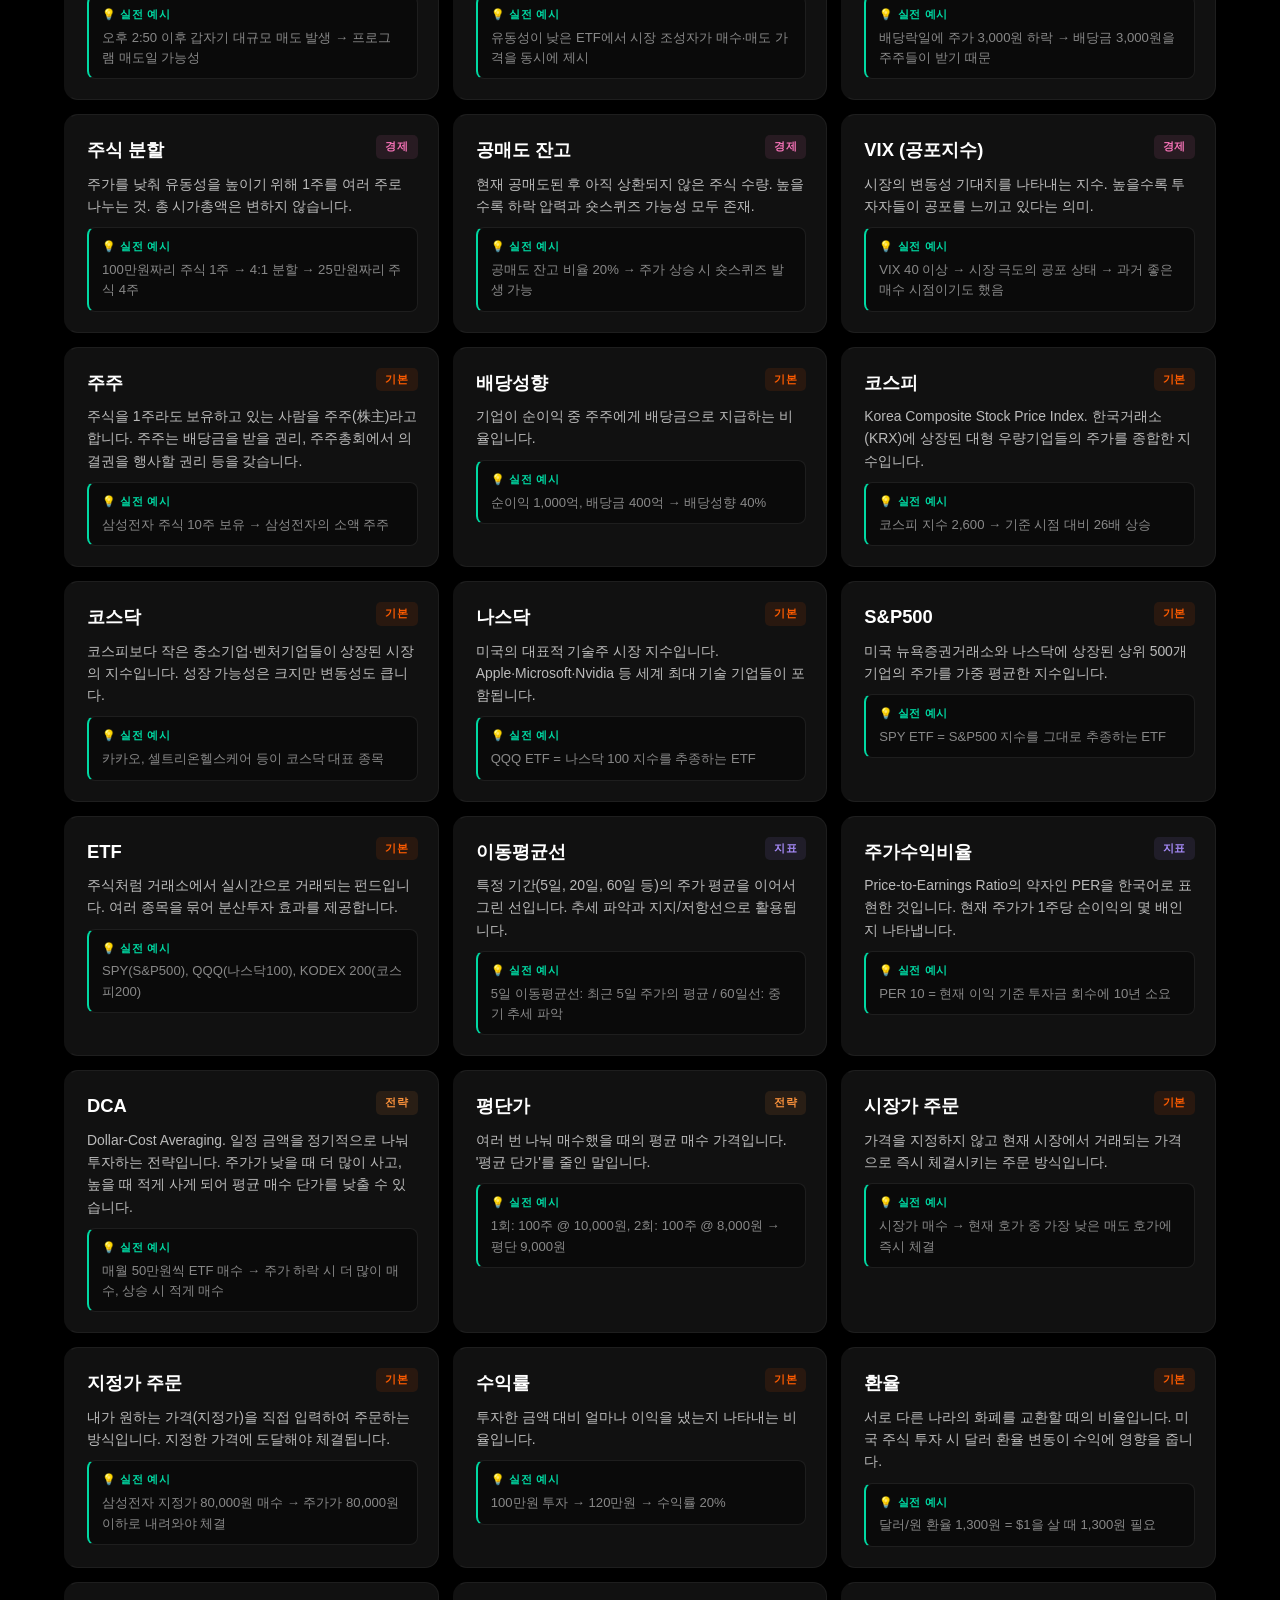
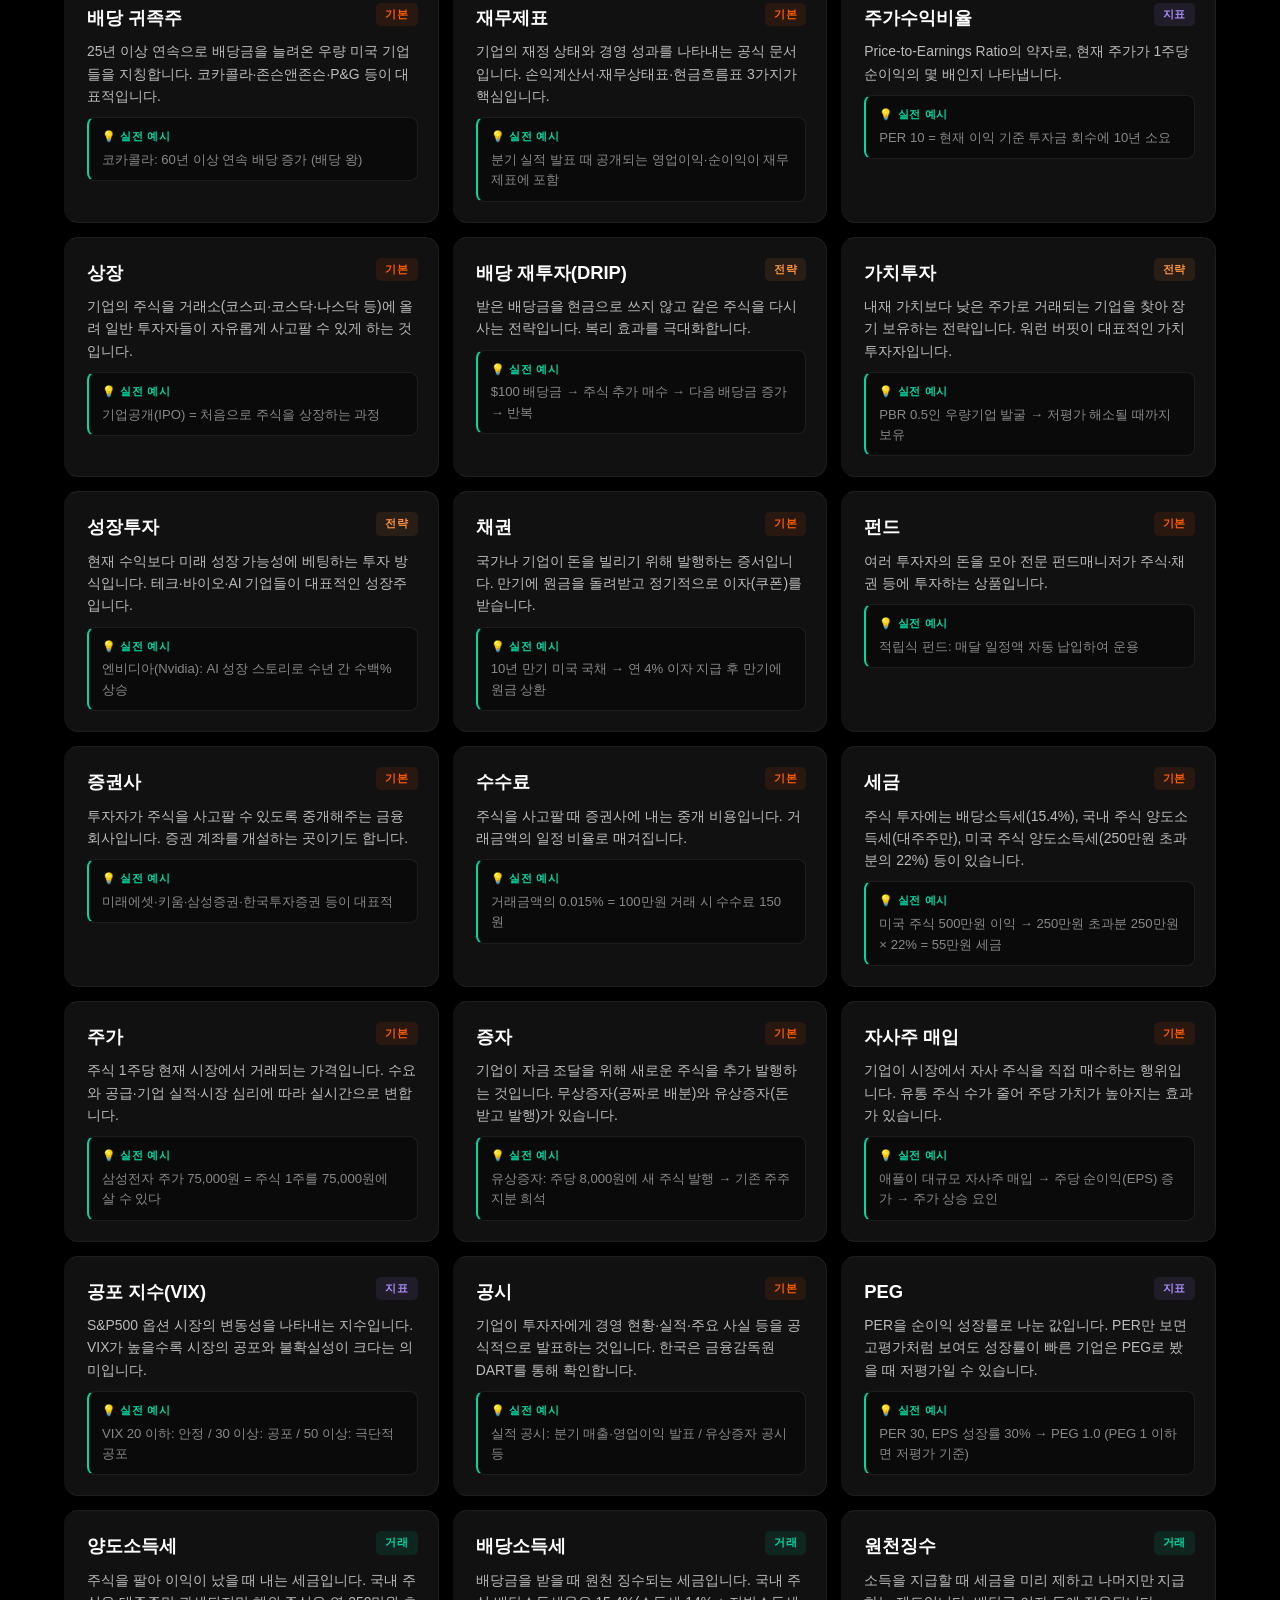
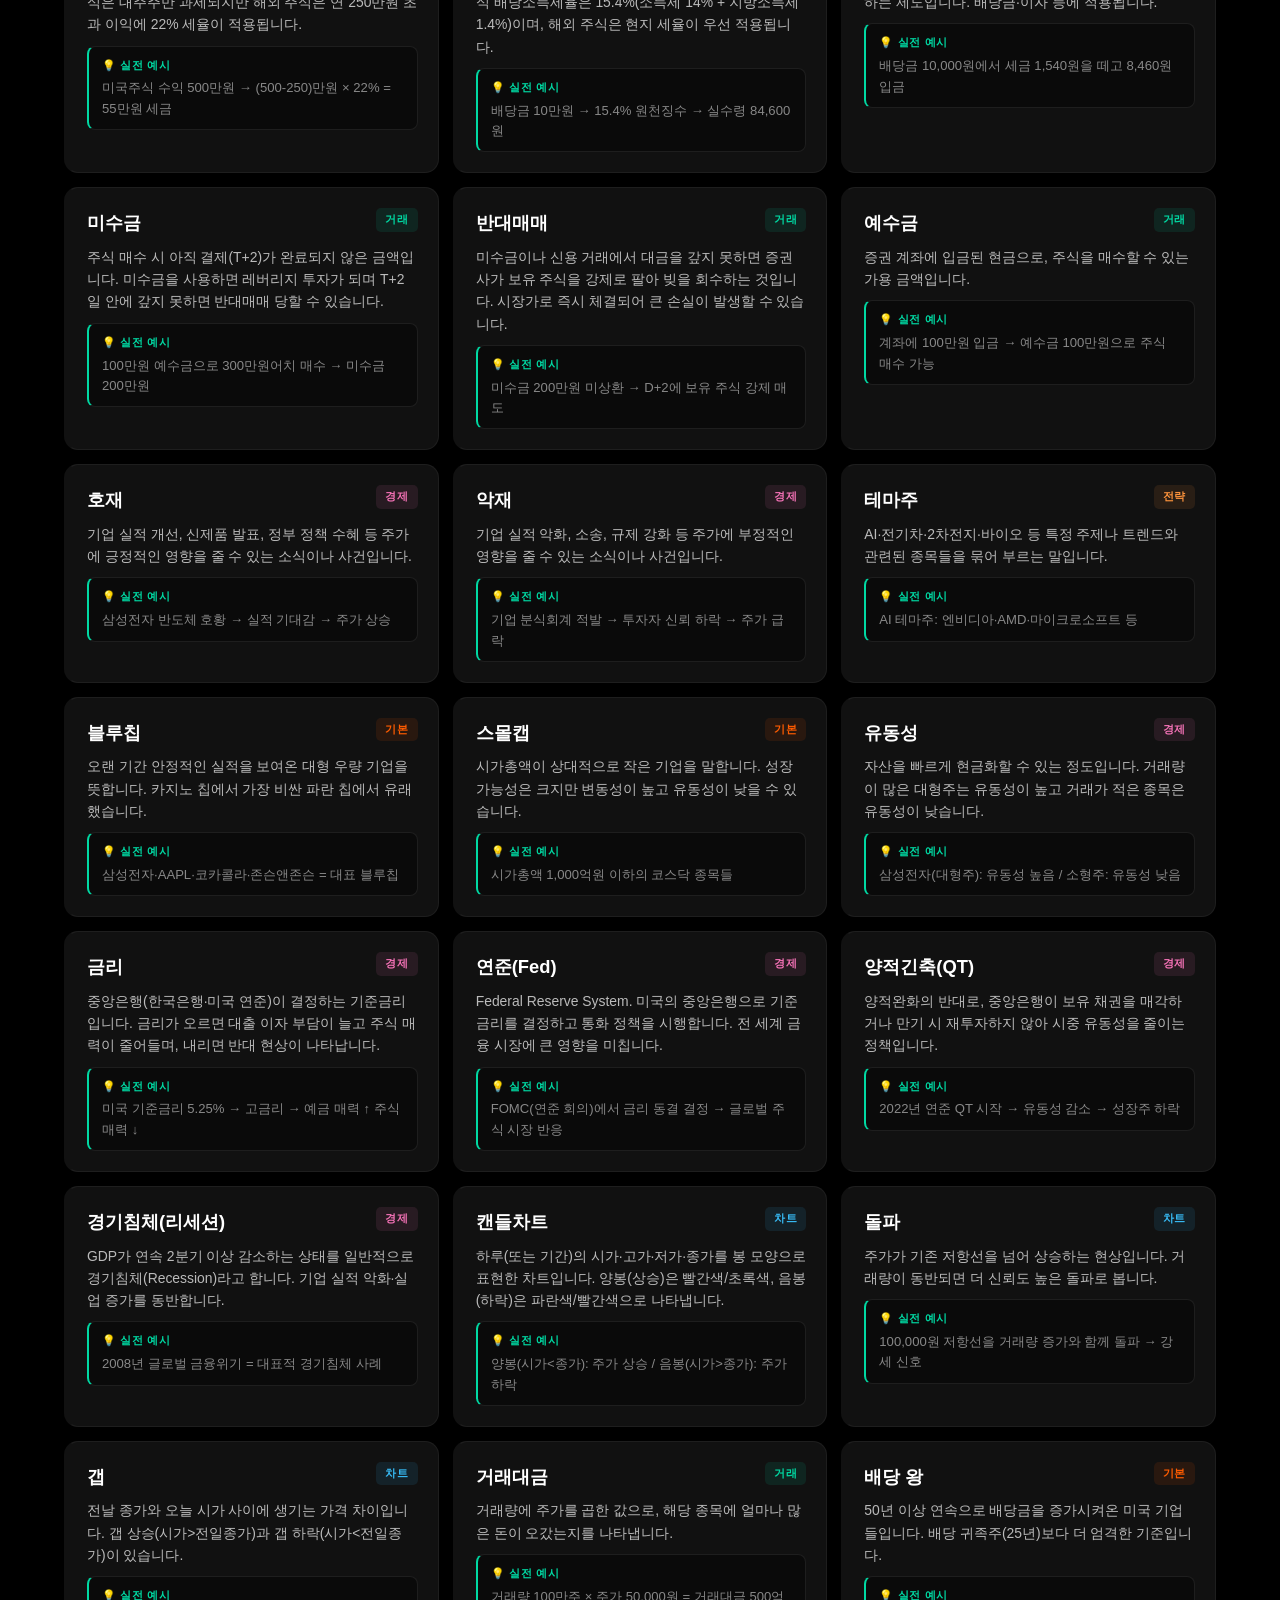
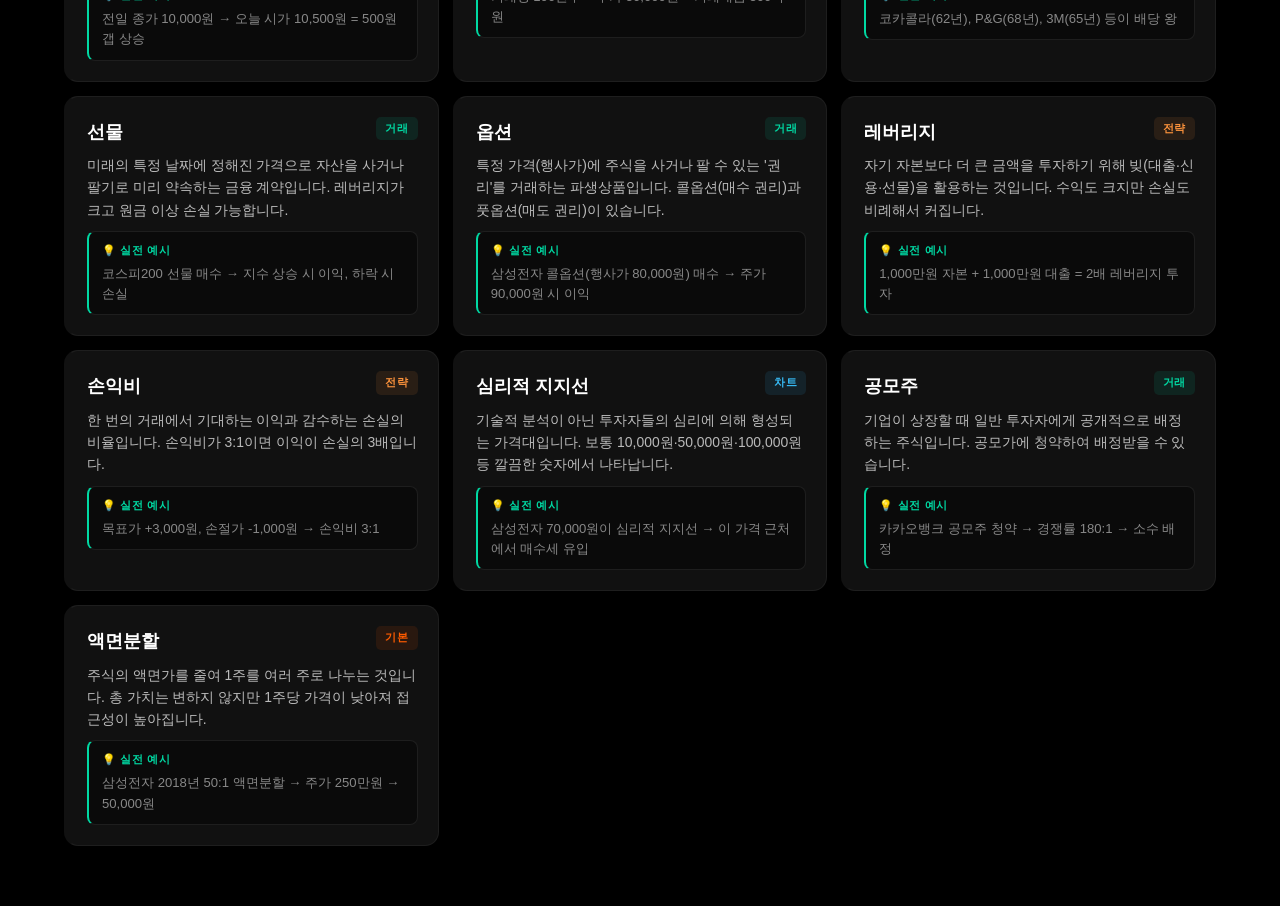
<file: stock-dictionary.html>
<!DOCTYPE html>
<html lang="ko">
<head>
    <script async src="https://pagead2.googlesyndication.com/pagead/js/adsbygoogle.js?client=ca-pub-1935946936708495"
     crossorigin="anonymous"></script>
    <meta http-equiv="X-Content-Type-Options" content="nosniff">
    <meta http-equiv="Referrer-Policy" content="strict-origin-when-cross-origin">
    <meta http-equiv="Permissions-Policy" content="camera=(), microphone=(), geolocation=(), payment=()">
    <!-- TODO: CSP에 'unsafe-inline' 사용 중 — 인라인 스크립트를 외부 .js 파일로 분리하면 nonce 기반 CSP로 강화 가능 -->
    <meta http-equiv="Content-Security-Policy" content="default-src 'self'; script-src 'self' 'unsafe-inline' https://pagead2.googlesyndication.com https://partner.googleadservices.com https://tpc.googlesyndication.com https://www.googletagservices.com https://cdn.jsdelivr.net https://cdnjs.cloudflare.com; style-src 'self' 'unsafe-inline' https://fonts.googleapis.com; font-src 'self' https://fonts.gstatic.com data:; img-src 'self' data: https: blob:; connect-src 'self' https://finnhub.io https://*.onrender.com https://corsproxy.io https://query2.finance.yahoo.com https://finance.naver.com https://pagead2.googlesyndication.com; frame-src https://googleads.g.doubleclick.net https://tpc.googlesyndication.com; object-src 'none'; base-uri 'self';">
    <meta charset="UTF-8">
    <meta name="viewport" content="width=device-width, initial-scale=1.0">
    <title>주식 용어사전 | 주린이 계산기</title>
    <link rel="icon" href="logo.svg" type="image/svg+xml">
    <link rel="apple-touch-icon" href="logo.svg">
    <link rel="manifest" href="manifest.json">
    <meta name="theme-color" content="#FF5C00">
    <meta name="description" content="주식 용어 사전 - 초보 투자자를 위한 97개 핵심 용어 정리">
    <meta property="og:type" content="website">
    <meta property="og:title" content="주식 용어 사전 | 주린이 계산기">
    <meta property="og:description" content="주식 용어 사전 - 초보 투자자를 위한 97개 핵심 용어 정리">
    <meta property="og:image" content="https://jurinicalc.com/logo.svg">
    <meta property="og:url" content="https://jurinicalc.com/stock-dictionary.html">
    <meta name="twitter:card" content="summary">

    <link href="https://fonts.googleapis.com/css2?family=DM+Sans:ital,opsz,wght@0,9..40,400;0,9..40,500;0,9..40,700;0,9..40,800&display=swap" rel="stylesheet">
    <link rel="stylesheet" href="common.css">
    <style>
        :root {
            --bg: #000;
            --card: #111;
            --card2: #0d0d0d;
            --border: #1e1e1e;
            --primary: #FF5C00;
            --primary-hover: #FF7A30;
            --text: #fff;
            --secondary: #888;
            --success: #00D9A3;
            --danger: #FF6B6B;
            --gold: #FFD600;
            --input-bg: #0a0a0a;
        }
        *, *::before, *::after { margin: 0; padding: 0; box-sizing: border-box; }
        body { font-family: 'DM Sans', sans-serif; background: var(--bg); color: var(--text); min-height: 100vh; }
        ::-webkit-scrollbar { width: 4px; }
        ::-webkit-scrollbar-track { background: transparent; }
        ::-webkit-scrollbar-thumb { background: #2a2a2a; border-radius: 4px; }

        /* ═══ HEADER ═══ */
        header {
            position: fixed; top: 0; left: 0; right: 0; z-index: 200;
            background: rgba(0,0,0,0.96); backdrop-filter: blur(20px);
            border-bottom: 1px solid var(--border); height: 64px;
            display: flex; align-items: center; padding: 0 28px;
            justify-content: space-between;
        }
        .logo { display: flex; align-items: center; gap: 10px; text-decoration: none; color: var(--text); font-weight: 800; font-size: 1.05rem; }
        .logo-icon { width: 30px; height: 30px; background: var(--primary); border-radius: 7px; display: flex; align-items: center; justify-content: center; font-size: 0.9rem; flex-shrink: 0; }
        .nav-links { display: flex; gap: 2px; align-items: center; }
        .nav-links a { color: var(--secondary); text-decoration: none; padding: 7px 13px; border-radius: 7px; font-size: 0.83rem; font-weight: 500; transition: all 0.18s; white-space: nowrap; }
        .nav-links a:hover { color: var(--text); background: rgba(255,255,255,0.06); }
        .nav-links a.active { color: var(--primary); }

        /* ═══ MAIN ═══ */
        .page-body { padding-top: 80px; }
        main { max-width: 1200px; margin: 0 auto; padding: 32px 24px 60px; }

        /* ═══ HERO ═══ */
        .page-hero { margin-bottom: 32px; }
        .page-badge { display: inline-flex; align-items: center; gap: 6px; background: rgba(255,92,0,0.1); border: 1px solid rgba(255,92,0,0.28); color: var(--primary); padding: 5px 14px; border-radius: 50px; font-size: 0.72rem; font-weight: 700; letter-spacing: 0.08em; text-transform: uppercase; margin-bottom: 14px; }
        .badge-dot { width: 5px; height: 5px; background: var(--primary); border-radius: 50%; display: inline-block; animation: blink 1.8s ease-in-out infinite; }
        @keyframes blink { 0%,100%{opacity:1} 50%{opacity:0.25} }
        .page-hero h1 { font-size: 2.4rem; font-weight: 800; margin-bottom: 8px; letter-spacing: -0.02em; }
        .page-hero p { color: var(--secondary); font-size: 0.95rem; }

        /* ═══ TAB BAR ═══ */
        .tab-bar { display: flex; gap: 4px; background: var(--card); border: 1px solid var(--border); border-radius: 12px; padding: 4px; margin-bottom: 28px; width: fit-content; }
        .tab-btn { padding: 9px 22px; border-radius: 9px; border: none; background: transparent; color: var(--secondary); font-family: inherit; font-size: 0.88rem; font-weight: 600; cursor: pointer; transition: all 0.18s; }
        .tab-btn.active { background: var(--primary); color: #fff; }

        /* ═══ SEARCH + FILTER ═══ */
        .search-row { display: flex; gap: 12px; align-items: center; margin-bottom: 18px; }
        .search-wrap { position: relative; flex: 1; }
        .search-icon { position: absolute; left: 14px; top: 50%; transform: translateY(-50%); font-size: 1rem; pointer-events: none; }
        .search-input { width: 100%; background: var(--card); border: 1px solid var(--border); border-radius: 10px; padding: 12px 16px 12px 42px; color: var(--text); font-family: inherit; font-size: 0.9rem; outline: none; transition: border-color 0.18s; }
        .search-input:focus { border-color: rgba(255,92,0,0.5); }
        .search-input::placeholder { color: #444; }
        .terms-count { font-size: 0.8rem; color: var(--secondary); white-space: nowrap; font-weight: 600; }

        .filter-row { display: flex; gap: 8px; flex-wrap: wrap; margin-bottom: 24px; }
        .cat-btn { background: var(--card); border: 1px solid var(--border); border-radius: 7px; padding: 6px 14px; color: var(--secondary); font-family: inherit; font-size: 0.8rem; font-weight: 600; cursor: pointer; transition: all 0.18s; }
        .cat-btn:hover { border-color: rgba(255,92,0,0.4); color: var(--text); }
        .cat-btn.active { background: rgba(255,92,0,0.1); border-color: rgba(255,92,0,0.4); color: var(--primary); }

        /* ═══ TERMS GRID ═══ */
        .terms-grid { display: grid; grid-template-columns: repeat(auto-fill, minmax(340px, 1fr)); gap: 14px; }
        .term-card { background: var(--card); border: 1px solid var(--border); border-radius: 14px; padding: 20px; cursor: pointer; transition: all 0.2s; border-left: 3px solid transparent; }
        .term-card:hover { border-color: rgba(255,92,0,0.3); border-left-color: var(--primary); transform: translateY(-2px); box-shadow: 0 8px 24px rgba(0,0,0,0.4); }
        .term-card.expanded { border-left-color: var(--primary); background: #131313; }
        .tc-top { display: flex; justify-content: space-between; align-items: flex-start; margin-bottom: 8px; }
        .tc-name { font-size: 1.15rem; font-weight: 800; }
        .tc-cat { font-size: 0.68rem; font-weight: 700; letter-spacing: 0.06em; text-transform: uppercase; padding: 3px 9px; border-radius: 5px; }
        .cat-기본 { background: rgba(255,92,0,0.1); color: var(--primary); }
        .cat-거래 { background: rgba(0,217,163,0.1); color: var(--success); }
        .cat-가격 { background: rgba(255,214,0,0.1); color: var(--gold); }
        .cat-지표 { background: rgba(167,139,250,0.1); color: #a78bfa; }
        .cat-전략 { background: rgba(251,146,60,0.1); color: #fb923c; }
        .cat-차트 { background: rgba(56,189,248,0.1); color: #38bdf8; }
        .cat-경제 { background: rgba(244,114,182,0.1); color: #f472b6; }
        .tc-desc { font-size: 0.87rem; color: #bbb; line-height: 1.6; margin-bottom: 10px; }
        .tc-example { background: var(--input-bg); border: 1px solid var(--border); border-left: 2px solid var(--success); border-radius: 8px; padding: 10px 13px; font-size: 0.82rem; color: var(--secondary); line-height: 1.55; }
        .tc-example-label { font-size: 0.68rem; font-weight: 700; color: var(--success); letter-spacing: 0.06em; text-transform: uppercase; margin-bottom: 5px; }
        .tc-expand-detail { display: none; margin-top: 12px; }
        .term-card.expanded .tc-expand-detail { display: block; }
        .tc-tip { background: rgba(255,92,0,0.05); border: 1px solid rgba(255,92,0,0.15); border-radius: 8px; padding: 10px 13px; font-size: 0.82rem; color: #ddd; line-height: 1.55; }
        .tc-tip-label { font-size: 0.68rem; font-weight: 700; color: var(--primary); letter-spacing: 0.06em; text-transform: uppercase; margin-bottom: 5px; }

        .empty-state { text-align: center; padding: 60px 20px; color: var(--secondary); }
        .empty-state .emoji { font-size: 3rem; display: block; margin-bottom: 16px; }

        /* ═══ QUIZ SECTION ═══ */
        .quiz-wrap { max-width: 720px; }
        .quiz-levels { display: grid; grid-template-columns: repeat(3, 1fr); gap: 12px; margin-bottom: 28px; }
        .level-card { background: var(--card); border: 1px solid var(--border); border-radius: 14px; padding: 18px; cursor: pointer; transition: all 0.2s; text-align: center; }
        .level-card:hover { border-color: rgba(255,92,0,0.35); }
        .level-card.active { border-color: var(--primary); background: rgba(255,92,0,0.06); }
        .level-icon { font-size: 2rem; display: block; margin-bottom: 8px; }
        .level-name { font-size: 0.95rem; font-weight: 800; margin-bottom: 4px; }
        .level-sub { font-size: 0.75rem; color: var(--secondary); }
        .btn-quiz-start { background: var(--primary); border: none; border-radius: 10px; padding: 14px 32px; color: #fff; font-family: inherit; font-size: 1rem; font-weight: 800; cursor: pointer; transition: all 0.2s; margin-bottom: 28px; }
        .btn-quiz-start:hover { background: var(--primary-hover); transform: translateY(-2px); }

        /* Quiz in progress */
        .quiz-game { display: none; }
        .qg-meta { display: flex; justify-content: space-between; align-items: center; margin-bottom: 10px; }
        .qg-label { font-size: 0.75rem; font-weight: 700; color: var(--primary); letter-spacing: 0.08em; text-transform: uppercase; }
        .qg-count { font-size: 0.8rem; font-weight: 700; color: var(--secondary); }
        .qg-progress-bg { height: 4px; background: #1a1a1a; border-radius: 4px; margin-bottom: 20px; }
        .qg-progress-fill { height: 100%; background: var(--primary); border-radius: 4px; transition: width 0.4s ease; }
        .qg-visual { background: var(--card); border: 1px solid var(--border); border-radius: 14px; padding: 16px; text-align: center; font-size: 2.8rem; margin-bottom: 14px; }
        .qg-question-box { background: var(--card); border: 1px solid var(--border); border-left: 3px solid var(--primary); border-radius: 14px; padding: 18px 20px; margin-bottom: 18px; }
        .qg-question-tag { font-size: 0.68rem; font-weight: 700; color: var(--primary); letter-spacing: 0.08em; text-transform: uppercase; margin-bottom: 8px; }
        .qg-question-text { font-size: 1.05rem; font-weight: 700; line-height: 1.6; min-height: 50px; }
        .qg-options { display: flex; flex-direction: column; gap: 9px; margin-bottom: 16px; }
        .qg-opt { background: var(--card); border: 1.5px solid var(--border); border-radius: 11px; padding: 14px 18px; font-family: inherit; font-size: 0.93rem; font-weight: 600; cursor: pointer; transition: all 0.18s; text-align: left; color: var(--text); }
        .qg-opt:hover:not(:disabled) { border-color: rgba(255,92,0,0.4); background: rgba(255,92,0,0.05); }
        .qg-opt:disabled { cursor: default; }
        .qg-opt.correct { background: rgba(0,217,163,0.1); border-color: var(--success); color: var(--success); }
        .qg-opt.wrong { background: rgba(255,107,107,0.1); border-color: var(--danger); color: var(--danger); }
        .qg-explanation { background: var(--input-bg); border: 1px solid var(--border); border-radius: 10px; padding: 14px 16px; font-size: 0.85rem; color: var(--secondary); line-height: 1.65; margin-bottom: 14px; display: none; }
        .qg-explanation.show { display: block; }
        .qg-streak { display: flex; align-items: center; gap: 8px; margin-bottom: 12px; }
        .streak-num { font-size: 1.6rem; font-weight: 900; color: var(--primary); }
        .btn-qg-next { width: 100%; background: var(--primary); border: none; border-radius: 10px; padding: 14px; color: #fff; font-family: inherit; font-size: 0.95rem; font-weight: 800; cursor: pointer; transition: background 0.2s; display: none; }
        .btn-qg-next.show { display: block; }
        .btn-qg-next:hover { background: var(--primary-hover); }

        /* Quiz result */
        .quiz-result { display: none; text-align: center; }
        .qr-icon { font-size: 4rem; display: block; margin-bottom: 16px; }
        .qr-score { font-size: 3.5rem; font-weight: 900; color: var(--primary); margin-bottom: 8px; }
        .qr-msg { color: var(--secondary); font-size: 0.95rem; margin-bottom: 28px; line-height: 1.6; }
        .qr-btns { display: flex; flex-direction: column; gap: 10px; }
        .btn-qr { background: var(--primary); border: none; border-radius: 10px; padding: 14px; color: #fff; font-family: inherit; font-size: 0.95rem; font-weight: 700; cursor: pointer; transition: background 0.2s; }
        .btn-qr:hover { background: var(--primary-hover); }
        .btn-qr-out { background: transparent; border: 1px solid var(--border); border-radius: 10px; padding: 12px; color: var(--secondary); font-family: inherit; font-size: 0.88rem; font-weight: 600; cursor: pointer; transition: all 0.18s; }
        .btn-qr-out:hover { border-color: #444; color: var(--text); }
        .qr-breakdown { display: grid; grid-template-columns: 1fr 1fr 1fr; gap: 10px; margin-bottom: 24px; }
        .qr-stat { background: var(--card); border: 1px solid var(--border); border-radius: 10px; padding: 14px; }
        .qr-stat-val { font-size: 1.5rem; font-weight: 900; display: block; margin-bottom: 4px; }
        .qr-stat-lbl { font-size: 0.72rem; font-weight: 700; color: var(--secondary); text-transform: uppercase; letter-spacing: 0.06em; }

        @media (max-width: 800px) {
            .terms-grid { grid-template-columns: 1fr; }
            .quiz-levels { grid-template-columns: 1fr; }
            header { padding: 0 16px; }
            .nav-links a { padding: 7px 8px; font-size: 0.78rem; }
            .page-hero h1 { font-size: 1.9rem; }
        }
    
        /* ── 브랜드 로고 이미지 ── */
        .logo-img {
            width: 36px;
            height: 36px;
            border-radius: 10px;
            display: block;
            flex-shrink: 0;
        }
        </style>
</head>
<body>

<!-- ═══ HEADER ═══ -->
<header>
    <a href="index.html" class="logo">
        <img class="logo-img" src="logo.svg" alt="주린이 계산기 로고">
        주린이 계산기
    </a>
    <nav class="nav-links">
        <a href="index.html">홈</a>
        <a href="average-calculator.html">평단가</a>
        <a href="mock-invest.html">모의투자</a>
        <a href="beginner-guide.html">사관학교</a>
        <a href="stock-dictionary.html" class="active">용어사전</a>
        <a href="chart-simulator.html">차트 신내림</a>
    </nav>
</header>

<div class="page-body">
<main>
    <!-- HERO -->
    <div class="page-hero">
        <div class="page-badge"><span class="badge-dot"></span> Stock Dictionary</div>
        <h1>📚 주식 용어사전</h1>
        <p>60개 이상의 핵심 주식 용어를 익히고 퀴즈로 실력을 검증하세요</p>
    </div>

    <!-- TABS -->
    <div class="tab-bar">
        <button class="tab-btn active" onclick="switchTab('dict', this)">📖 용어 사전</button>
        <button class="tab-btn" onclick="switchTab('quiz', this)">🎮 퀴즈 게임</button>
    </div>

    <!-- ── DICTIONARY TAB ── -->
    <div id="dict-tab">
        <div class="search-row">
            <div class="search-wrap">
                <span class="search-icon">🔍</span>
                <input type="text" class="search-input" id="search-input" placeholder="용어 검색... (예: PER, 손절, 캔들)" oninput="filterTerms()" aria-label="용어 검색... (예: PER, 손절, 캔들)">
            </div>
            <span class="terms-count" id="terms-count">60개 용어</span>
        </div>
        <div class="filter-row" id="filter-row"></div>
        <div class="terms-grid" id="terms-grid"></div>
    </div>

    <!-- ── QUIZ TAB ── -->
    <div id="quiz-tab" style="display:none;">
        <div class="quiz-wrap">
            <!-- Level selector -->
            <div id="quiz-setup">
                <div class="quiz-levels" id="quiz-levels">
                    <div class="level-card active" data-level="beginner" onclick="selectLevel('beginner', this)">
                        <span class="level-icon">🌱</span>
                        <div class="level-name">입문</div>
                        <div class="level-sub">기초 용어 10문제</div>
                    </div>
                    <div class="level-card" data-level="intermediate" onclick="selectLevel('intermediate', this)">
                        <span class="level-icon">🚀</span>
                        <div class="level-name">중급</div>
                        <div class="level-sub">응용 개념 10문제</div>
                    </div>
                    <div class="level-card" data-level="advanced" onclick="selectLevel('advanced', this)">
                        <span class="level-icon">💎</span>
                        <div class="level-name">고급</div>
                        <div class="level-sub">심화 실전 10문제</div>
                    </div>
                </div>
                <button class="btn-quiz-start" onclick="startQuiz()">⚡ 퀴즈 시작하기</button>
            </div>

            <!-- Quiz in progress -->
            <div class="quiz-game" id="quiz-game">
                <div class="qg-meta">
                    <span class="qg-label" id="qg-level-label">입문</span>
                    <span class="qg-count" id="qg-count">1 / 10</span>
                </div>
                <div class="qg-progress-bg">
                    <div class="qg-progress-fill" id="qg-progress" style="width:10%"></div>
                </div>
                <div class="qg-visual" id="qg-visual">💰</div>
                <div class="qg-question-box">
                    <div class="qg-question-tag">📡 문제</div>
                    <div class="qg-question-text" id="qg-question">문제 텍스트</div>
                </div>
                <div class="qg-options" id="qg-options"></div>
                <div class="qg-explanation" id="qg-explanation"></div>
                <button class="btn-qg-next" id="btn-next" onclick="nextQuestion()">다음 문제 →</button>
            </div>

            <!-- Quiz result -->
            <div class="quiz-result" id="quiz-result">
                <span class="qr-icon" id="qr-icon">🏆</span>
                <div class="qr-score" id="qr-score">8 / 10</div>
                <div class="qr-breakdown">
                    <div class="qr-stat">
                        <span class="qr-stat-val" id="qr-correct" style="color:var(--success)">0</span>
                        <span class="qr-stat-lbl">정답</span>
                    </div>
                    <div class="qr-stat">
                        <span class="qr-stat-val" id="qr-wrong" style="color:var(--danger)">0</span>
                        <span class="qr-stat-lbl">오답</span>
                    </div>
                    <div class="qr-stat">
                        <span class="qr-stat-val" id="qr-streak-max" style="color:var(--primary)">0🔥</span>
                        <span class="qr-stat-lbl">최대 연속</span>
                    </div>
                </div>
                <div class="qr-msg" id="qr-msg">수고했어요!</div>
                <div class="qr-btns">
                    <button class="btn-qr" onclick="retryQuiz()">🔄 같은 레벨 다시 도전</button>
                    <button class="btn-qr-out" onclick="resetQuiz()">레벨 선택으로 돌아가기</button>
                </div>
            </div>
        </div>
    </div>
</main>
</div>

<script>
// ═══ TERMS DATABASE ═══
let TERMS = [];
fetch("terms.json")
    .then(r => r.json())
    .then(data => { TERMS = data; init(); })
    .catch(() => { console.warn("terms.json 로드 실패"); init(); });

// ═══ QUIZ QUESTIONS (30 questions, 3 levels × 10) ═══
const QUIZ = {
    beginner: [
        { q:"주식을 사는 행위를 무엇이라고 하나요?", opts:["매도","매수","손절","체결"], a:1, exp:"매수는 주식을 사는 것, 매도는 파는 것이에요. 기초 중의 기초!", vis:"💰" },
        { q:"기업이 이익의 일부를 주주에게 현금으로 나눠주는 것은?", opts:["이자","배당금","세금","수수료"], a:1, exp:"배당금은 내가 그 기업의 '공동 사장'이라서 받는 이익 분배금이에요.", vis:"💸" },
        { q:"주가 × 발행 주식수로 계산되는 기업의 전체 가치는?", opts:["순이익","매출","시가총액","자본금"], a:2, exp:"시가총액은 '이 회사를 통째로 사려면 얼마가 필요한가?'를 나타내요.", vis:"🏢" },
        { q:"장 마감 시 마지막으로 체결된 가격은?", opts:["시가","고가","저가","종가"], a:3, exp:"종가는 당일 마지막 거래 가격. 다음날 캔들의 시작점이 돼요.", vis:"📊" },
        { q:"손해를 보면서도 더 큰 손실을 막기 위해 파는 것은?", opts:["익절","매집","손절","물타기"], a:2, exp:"손절은 패배가 아니라 생존이에요. -10% 손절이 -50%보다 훨씬 낫습니다.", vis:"✂️" },
        { q:"주가 하락 시 추가 매수해 평균 단가를 낮추는 전략은?", opts:["불타기","물타기","공매도","손절"], a:1, exp:"물타기는 총 보유 수량이 늘어나며 평균 단가가 낮아지는 효과가 있어요.", vis:"💧" },
        { q:"주식 시장 하루 최대 상승폭은 전일 대비 몇 %인가요?", opts:["20%","25%","30%","40%"], a:2, exp:"한국 주식 시장의 상한가·하한가는 전일 종가 대비 ±30%예요.", vis:"🚀" },
        { q:"기업이 처음으로 주식을 공개 상장하는 절차를 무엇이라 하나요?", opts:["IPO","M&A","ETF","EPS"], a:0, exp:"IPO(Initial Public Offering, 기업공개)는 비상장 기업이 상장하는 과정이에요.", vis:"🎉" },
        { q:"시간이 지날수록 눈덩이처럼 커지는 이자에 이자가 붙는 방식은?", opts:["단리","복리","원리","연리"], a:1, exp:"복리는 주린이가 부자가 되는 가장 현실적인 방법이에요. 시간을 편으로 만드세요!", vis:"⛄" },
        { q:"상승장을 상징하는 동물은?", opts:["곰","황소","독수리","여우"], a:1, exp:"황소(Bull)는 뿔로 위로 치받으며 상승을, 곰(Bear)은 발톱으로 내리쳐 하락을 상징해요.", vis:"🐂" },
    ],
    intermediate: [
        { q:"주가 ÷ 주당순이익(EPS)으로 계산되는 지표는?", opts:["PBR","ROE","PER","EPS"], a:2, exp:"PER은 현재 수익으로 몇 년이면 투자금을 회수할 수 있는지 보여줘요. 낮을수록 저평가 가능성.", vis:"📐" },
        { q:"단기 이동평균선이 장기 이동평균선을 위로 돌파하는 신호는?", opts:["데드크로스","골든크로스","캔들돌파","박스권"], a:1, exp:"골든크로스는 강한 상승 추세 전환 신호예요. 거래량이 함께 터지면 더욱 신뢰할 수 있어요.", vis:"✨" },
        { q:"주가가 하락 시 더 이상 내리지 않고 반등하는 가격대는?", opts:["저항선","지지선","이평선","트렌드"], a:1, exp:"지지선은 매수 세력이 방어하는 바닥선. 여러 번 지지된 가격일수록 강력해요.", vis:"🛡️" },
        { q:"자기자본이익률을 의미하는 지표는?", opts:["PER","PBR","EPS","ROE"], a:3, exp:"ROE는 자본 대비 이익 효율성을 보여요. 꾸준히 15% 이상이면 우량주로 봐요.", vis:"💎" },
        { q:"보유하지 않은 주식을 빌려 팔고 나중에 사서 갚는 전략은?", opts:["물타기","불타기","공매도","매집"], a:2, exp:"공매도는 하락에 베팅하는 전략이에요. 손실이 이론상 무한대이므로 매우 위험해요.", vis:"📉" },
        { q:"나만 수익 기회를 놓칠까봐 고점에 추격 매수하는 심리는?", opts:["MACD","FOMO","PBR","RSI"], a:1, exp:"FOMO(Fear Of Missing Out)는 고점 추격 매수의 주요 원인이에요. 남들이 환호할 때가 가장 위험해요.", vis:"😰" },
        { q:"0~100 사이 값으로 과매수/과매도 구간을 나타내는 지표는?", opts:["MACD","볼린저밴드","RSI","이평선"], a:2, exp:"RSI 70 이상은 과매수, 30 이하는 과매도 구간이에요. 단, 강한 추세장에서는 오래 유지되기도 해요.", vis:"📏" },
        { q:"당기순이익 ÷ 발행주식수로 계산되는 주당 수익 지표는?", opts:["PER","PBR","EPS","ROA"], a:2, exp:"EPS(주당순이익)는 1주가 1년에 벌어들인 돈이에요. PER 계산의 기본 재료예요.", vis:"💹" },
        { q:"목표 자산 배분 비율 유지를 위해 포트폴리오를 재조정하는 것은?", opts:["분산투자","리밸런싱","헤지","풀매수"], a:1, exp:"리밸런싱은 자동으로 '비싼 건 팔고, 싼 건 사는' 원칙을 실행해요. 분기 또는 연 1회가 좋아요.", vis:"⚖️" },
        { q:"주가 변동성 기대치를 나타내는 지수로 '공포지수'로 불리는 것은?", opts:["FOMC","VIX","QE","EPS"], a:1, exp:"VIX가 40 이상이면 극도의 공포 상태. 역설적으로 좋은 매수 기회가 됐던 역사적 사례가 많아요.", vis:"😱" },
    ],
    advanced: [
        { q:"PBR 0.7의 의미로 가장 적절한 것은?", opts:["주가가 순자산보다 30% 저평가","주가가 순자산보다 30% 고평가","부채가 자산의 70%","EPS가 0.7"], a:0, exp:"PBR 1 미만 = 주가가 순자산보다 낮게 거래. 이론상 청산하면 더 돈을 받을 수 있는 상태예요.", vis:"📊" },
        { q:"금리 인상 시 가장 먼저 타격을 받는 주식 유형은?", opts:["배당주","가치주","성장주(기술주)","자원주"], a:2, exp:"성장주 가치는 미래 현금흐름의 현재 가치인데, 금리가 오르면 할인율이 커져 가치가 급감해요.", vis:"📈" },
        { q:"기업의 임원이 자사 주식 매수 시 제출해야 하는 미국 SEC 공시 서류는?", opts:["Form 10-K","Form S-1","Form 4","Form 8-K"], a:2, exp:"Form 4는 내부자 거래 공시 서류로 2일 이내 제출 의무가 있어요. 내부자 매수 추적의 핵심이에요.", vis:"📋" },
        { q:"RSI가 80을 오랫동안 유지하는 상황의 의미로 가장 적절한 것은?", opts:["즉시 매도 신호","강한 상승 추세 유지","주가 하락 임박","정확히 고점"], a:1, exp:"강한 추세장에서는 RSI가 오래 70+ 유지될 수 있어요. 지표를 맹신하지 말고 추세와 함께 봐야 해요.", vis:"🔥" },
        { q:"볼린저밴드 수축(밴드 폭 축소)이 의미하는 것은?", opts:["주가 안정","큰 변동성 임박","하락 추세 시작","매수 신호"], a:1, exp:"볼린저밴드 수축은 에너지 응축이에요. 곧 큰 움직임이 올 확률이 높고, 방향이 핵심이에요.", vis:"⚡" },
        { q:"공매도 잔고가 높은 주식이 갑자기 급등할 때 발생하는 현상은?", opts:["데드크로스","숏스퀴즈","배당락","주식 분할"], a:1, exp:"숏스퀴즈는 공매도 세력이 패닉 상태로 강제 청산하며 주가를 폭등시키는 현상이에요. 게임스탑이 대표 사례.", vis:"💥" },
        { q:"경기 사이클에 따라 강세 섹터가 이동하는 현상은?", opts:["리밸런싱","섹터 로테이션","포트폴리오 분산","매집"], a:1, exp:"경기 확장기 → 소비재·기술 강세, 금리 인상기 → 금융·에너지 강세처럼 스마트 머니가 이동해요.", vis:"🌍" },
        { q:"연준이 채권을 매입해 시중에 돈을 풀어 경기를 부양하는 정책은?", opts:["기준금리 인상","양적완화(QE)","FOMC","배당락"], a:1, exp:"양적완화(QE)는 중앙은행이 직접 채권을 사서 유동성을 공급하는 방식이에요. 주가에 강한 호재예요.", vis:"🖨️" },
        { q:"배당락일에 주가가 하락하는 이유로 가장 적절한 것은?", opts:["회사가 어려워서","배당을 받을 권리가 없어지기 때문","공매도 세력 때문","프로그램 매도 때문"], a:1, exp:"배당락일에 배당금만큼 이론적으로 주가가 하락해요. '배당금 선취' 효과가 사라지는 것이에요.", vis:"📅" },
        { q:"주가 상승 시 거래량도 함께 증가하는 패턴의 의미는?", opts:["속임수 상승(페이크)","신뢰할 수 있는 진짜 상승","단기 반등","기관 매도"], a:1, exp:"거래량을 동반한 상승은 진짜야. 거래량 없는 상승은 허수일 가능성이 높아요. 항상 거래량을 확인하세요!", vis:"📢" },
    ]
};

// ═══ GLOBAL STATE ═══
let currentCategory = '전체';
let currentQuizLevel = 'beginner';
let quizQuestions = [];
let quizIdx = 0, quizScore = 0, quizStreak = 0, quizMaxStreak = 0, quizAnswered = false;
const CATEGORIES = ['전체','기본','거래','가격','지표','전략','차트','경제'];

// ═══ INIT ═══
function init() {
    renderFilters();
    filterTerms();
}

function renderFilters() {
    const row = document.getElementById('filter-row');
    row.innerHTML = CATEGORIES.map(c => `<button class="cat-btn ${c === '전체' ? 'active' : ''}" onclick="setCategory('${c}', this)">${c}</button>`).join('');
}

function setCategory(cat, el) {
    currentCategory = cat;
    document.querySelectorAll('.cat-btn').forEach(b => b.classList.remove('active'));
    el.classList.add('active');
    filterTerms();
}

function filterTerms() {
    const query = document.getElementById('search-input').value.toLowerCase();
    const filtered = TERMS.filter(t => {
        const matchCat = currentCategory === '전체' || t.cat === currentCategory;
        const matchQ = !query || t.term.toLowerCase().includes(query) || t.desc.toLowerCase().includes(query);
        return matchCat && matchQ;
    });
    document.getElementById('terms-count').textContent = filtered.length + '개 용어';
    const grid = document.getElementById('terms-grid');
    if (filtered.length === 0) {
        grid.innerHTML = '<div class="empty-state"><span class="emoji">🔍</span><div>검색 결과가 없습니다.</div></div>';
        return;
    }
    grid.innerHTML = filtered.map(t => `
        <div class="term-card" id="tc-${t.id}" onclick="toggleCard(${t.id})">
            <div class="tc-top">
                <div class="tc-name">${t.term}</div>
                <span class="tc-cat cat-${t.cat}">${t.cat}</span>
            </div>
            <div class="tc-desc">${t.desc}</div>
            <div class="tc-example">
                <div class="tc-example-label">💡 실전 예시</div>
                ${t.ex}
            </div>
            <div class="tc-expand-detail">
                <div class="tc-tip">
                    <div class="tc-tip-label">🧙 멘토 팁</div>
                    ${t.tip}
                </div>
            </div>
        </div>
    `).join('');
}

function toggleCard(id) {
    const card = document.getElementById('tc-' + id);
    card.classList.toggle('expanded');
}

// ═══ TAB SWITCHING ═══
function switchTab(tab, el) {
    document.querySelectorAll('.tab-btn').forEach(b => b.classList.remove('active'));
    el.classList.add('active');
    document.getElementById('dict-tab').style.display = tab === 'dict' ? 'block' : 'none';
    document.getElementById('quiz-tab').style.display = tab === 'quiz' ? 'block' : 'none';
}

// ═══ QUIZ ═══
function selectLevel(level, el) {
    currentQuizLevel = level;
    document.querySelectorAll('.level-card').forEach(c => c.classList.remove('active'));
    el.classList.add('active');
}

function startQuiz() {
    quizQuestions = [...QUIZ[currentQuizLevel]].sort(() => Math.random() - 0.5);
    quizIdx = 0; quizScore = 0; quizStreak = 0; quizMaxStreak = 0;
    document.getElementById('quiz-setup').style.display = 'none';
    document.getElementById('quiz-result').style.display = 'none';
    document.getElementById('quiz-game').style.display = 'block';
    renderQuestion();
}

function renderQuestion() {
    quizAnswered = false;
    const q = quizQuestions[quizIdx];
    const total = quizQuestions.length;
    const levelLabels = { beginner:'🌱 입문', intermediate:'🚀 중급', advanced:'💎 고급' };
    document.getElementById('qg-level-label').textContent = levelLabels[currentQuizLevel];
    document.getElementById('qg-count').textContent = `${quizIdx + 1} / ${total}`;
    document.getElementById('qg-progress').style.width = `${((quizIdx + 1) / total) * 100}%`;
    document.getElementById('qg-visual').textContent = q.vis;

    // Typewriter
    const el = document.getElementById('qg-question');
    el.textContent = '';
    let i = 0;
    const t = setInterval(() => {
        if (i < q.q.length) { el.textContent += q.q[i++]; }
        else clearInterval(t);
    }, 20);

    // Options (shuffled per question but keep track of correct)
    const shuffledOpts = q.opts.map((txt, idx) => ({ txt, isCorrect: idx === q.a })).sort(() => Math.random() - 0.5);
    const container = document.getElementById('qg-options');
    container.innerHTML = shuffledOpts.map((opt, i) => `
        <button class="qg-opt" onclick="checkAnswer(this, ${opt.isCorrect})">${opt.txt}</button>
    `).join('');

    document.getElementById('qg-explanation').className = 'qg-explanation';
    document.getElementById('qg-explanation').textContent = '';
    document.getElementById('btn-next').className = 'btn-qg-next';
    document.getElementById('btn-next').textContent = quizIdx < quizQuestions.length - 1 ? '다음 문제 →' : '결과 보기 🎉';
}

function checkAnswer(btn, isCorrect) {
    if (quizAnswered) return;
    quizAnswered = true;

    document.querySelectorAll('.qg-opt').forEach(b => {
        b.disabled = true;
        if (b === btn) b.classList.add(isCorrect ? 'correct' : 'wrong');
        // highlight correct answer if wrong
        const btnIsCorrect = b.onclick && b.onclick.toString().includes('true');
    });
    // Highlight all correct buttons
    document.querySelectorAll('.qg-opt').forEach(b => {
        const onclick = b.getAttribute('onclick');
        if (onclick && onclick.includes('true')) b.classList.add('correct');
    });

    if (isCorrect) {
        quizScore++;
        quizStreak++;
        if (quizStreak > quizMaxStreak) quizMaxStreak = quizStreak;
    } else {
        quizStreak = 0;
    }

    const q = quizQuestions[quizIdx];
    const expEl = document.getElementById('qg-explanation');
    expEl.innerHTML = `<strong>${isCorrect ? '✅ 정답!' : '❌ 틀렸어요!'}</strong> ${q.exp}`;
    expEl.className = 'qg-explanation show';
    document.getElementById('btn-next').className = 'btn-qg-next show';
}

function nextQuestion() {
    quizIdx++;
    if (quizIdx < quizQuestions.length) {
        renderQuestion();
    } else {
        showResult();
    }
}

function showResult() {
    document.getElementById('quiz-game').style.display = 'none';
    const result = document.getElementById('quiz-result');
    result.style.display = 'block';

    const total = quizQuestions.length;
    const wrong = total - quizScore;
    const pct = Math.round((quizScore / total) * 100);

    document.getElementById('qr-score').textContent = `${quizScore} / ${total}`;
    document.getElementById('qr-correct').textContent = quizScore;
    document.getElementById('qr-wrong').textContent = wrong;
    document.getElementById('qr-streak-max').textContent = quizMaxStreak + '🔥';

    let icon, msg;
    if (pct === 100) { icon = '🏆'; msg = '완벽합니다! 진짜 주린이 마스터예요. 용어 실력만큼은 프로 트레이더급이에요!'; }
    else if (pct >= 80) { icon = '🎯'; msg = '훌륭해요! 거의 다 맞췄어요. 틀린 문제는 용어사전을 다시 확인해보세요.'; }
    else if (pct >= 60) { icon = '📚'; msg = '절반 이상 맞췄어요! 조금 더 공부하면 다음엔 완벽하게 맞출 수 있을 거예요.'; }
    else { icon = '💪'; msg = '다시 도전해보세요! 용어사전을 먼저 쭉 읽어보면 훨씬 쉬워질 거예요.'; }
    document.getElementById('qr-icon').textContent = icon;
    document.getElementById('qr-msg').textContent = msg;
}

function retryQuiz() {
    document.getElementById('quiz-result').style.display = 'none';
    startQuiz();
}

function resetQuiz() {
    document.getElementById('quiz-result').style.display = 'none';
    document.getElementById('quiz-game').style.display = 'none';
    document.getElementById('quiz-setup').style.display = 'block';
}

// init() is called by fetch callback above
</script>
    <script>if('serviceWorker' in navigator){window.addEventListener('load',()=>navigator.serviceWorker.register('sw.js').catch(()=>{}));}</script>
</body>
</html>
</file>
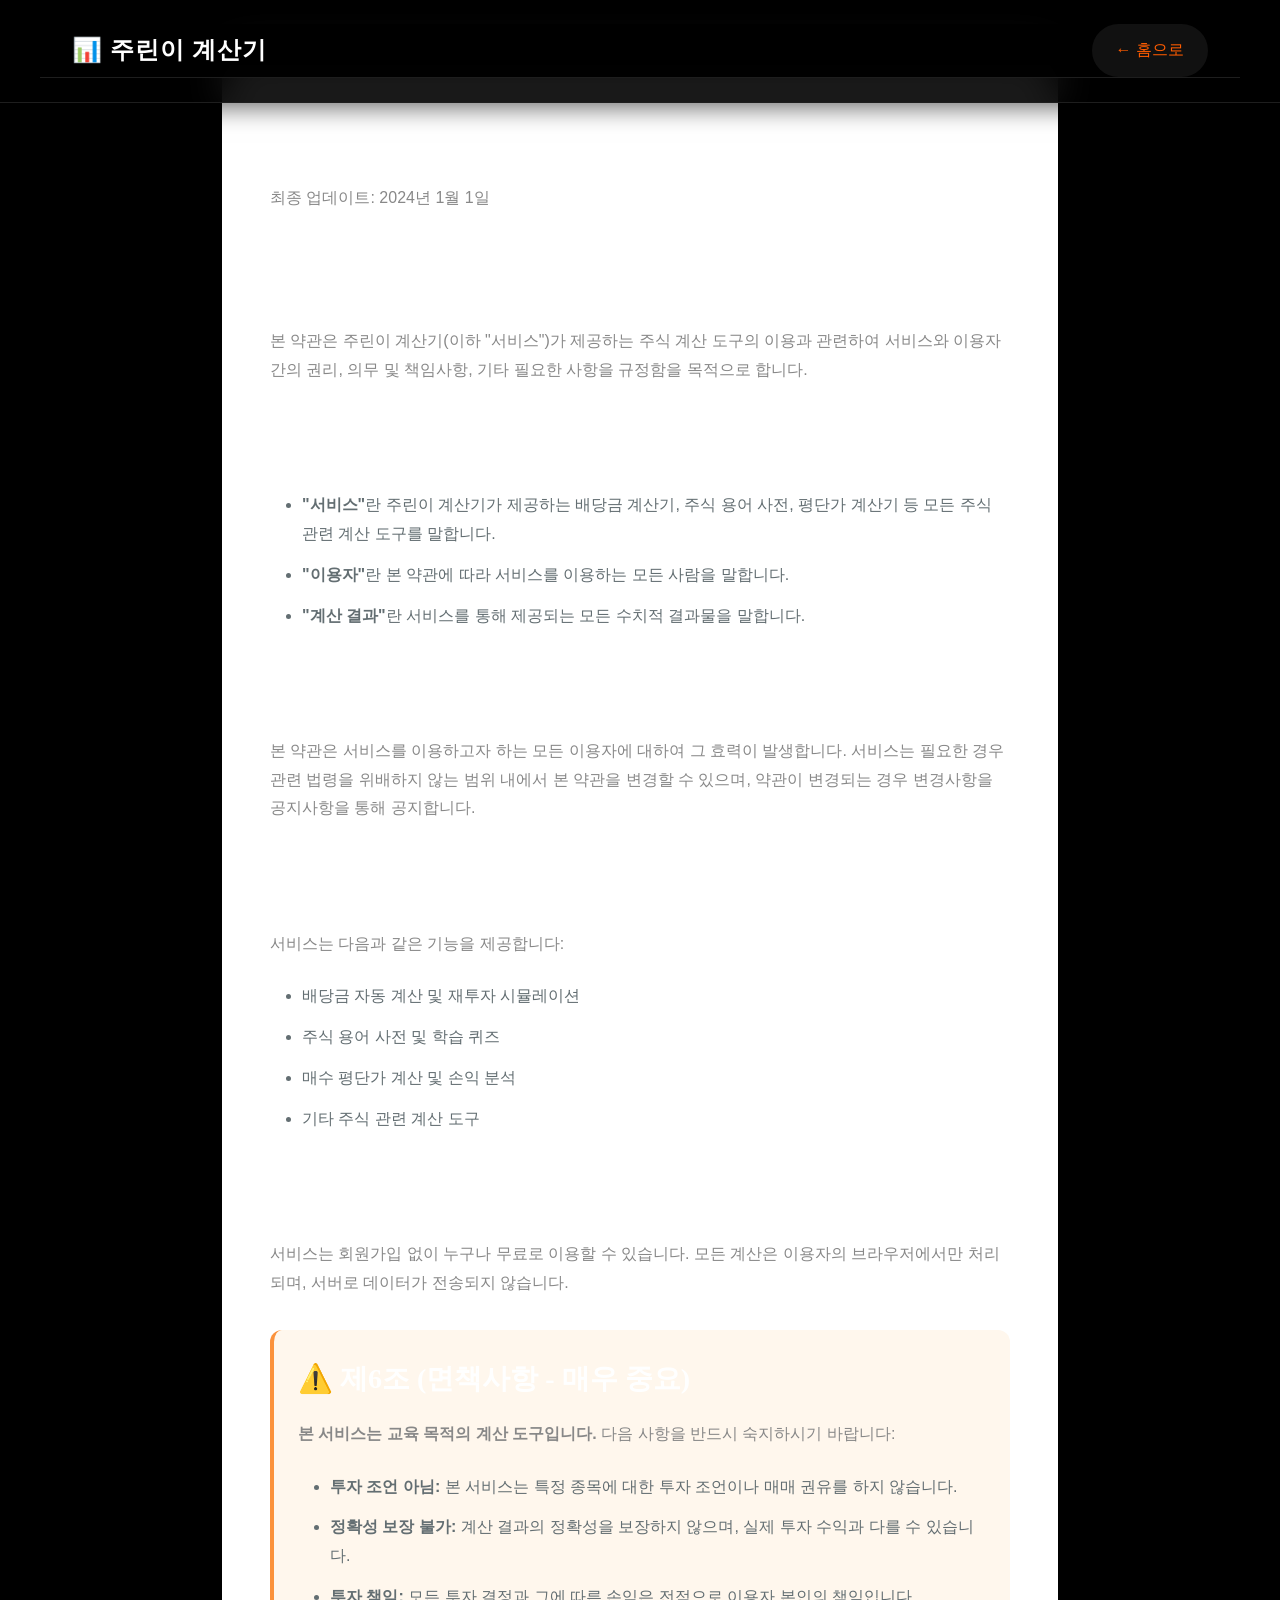
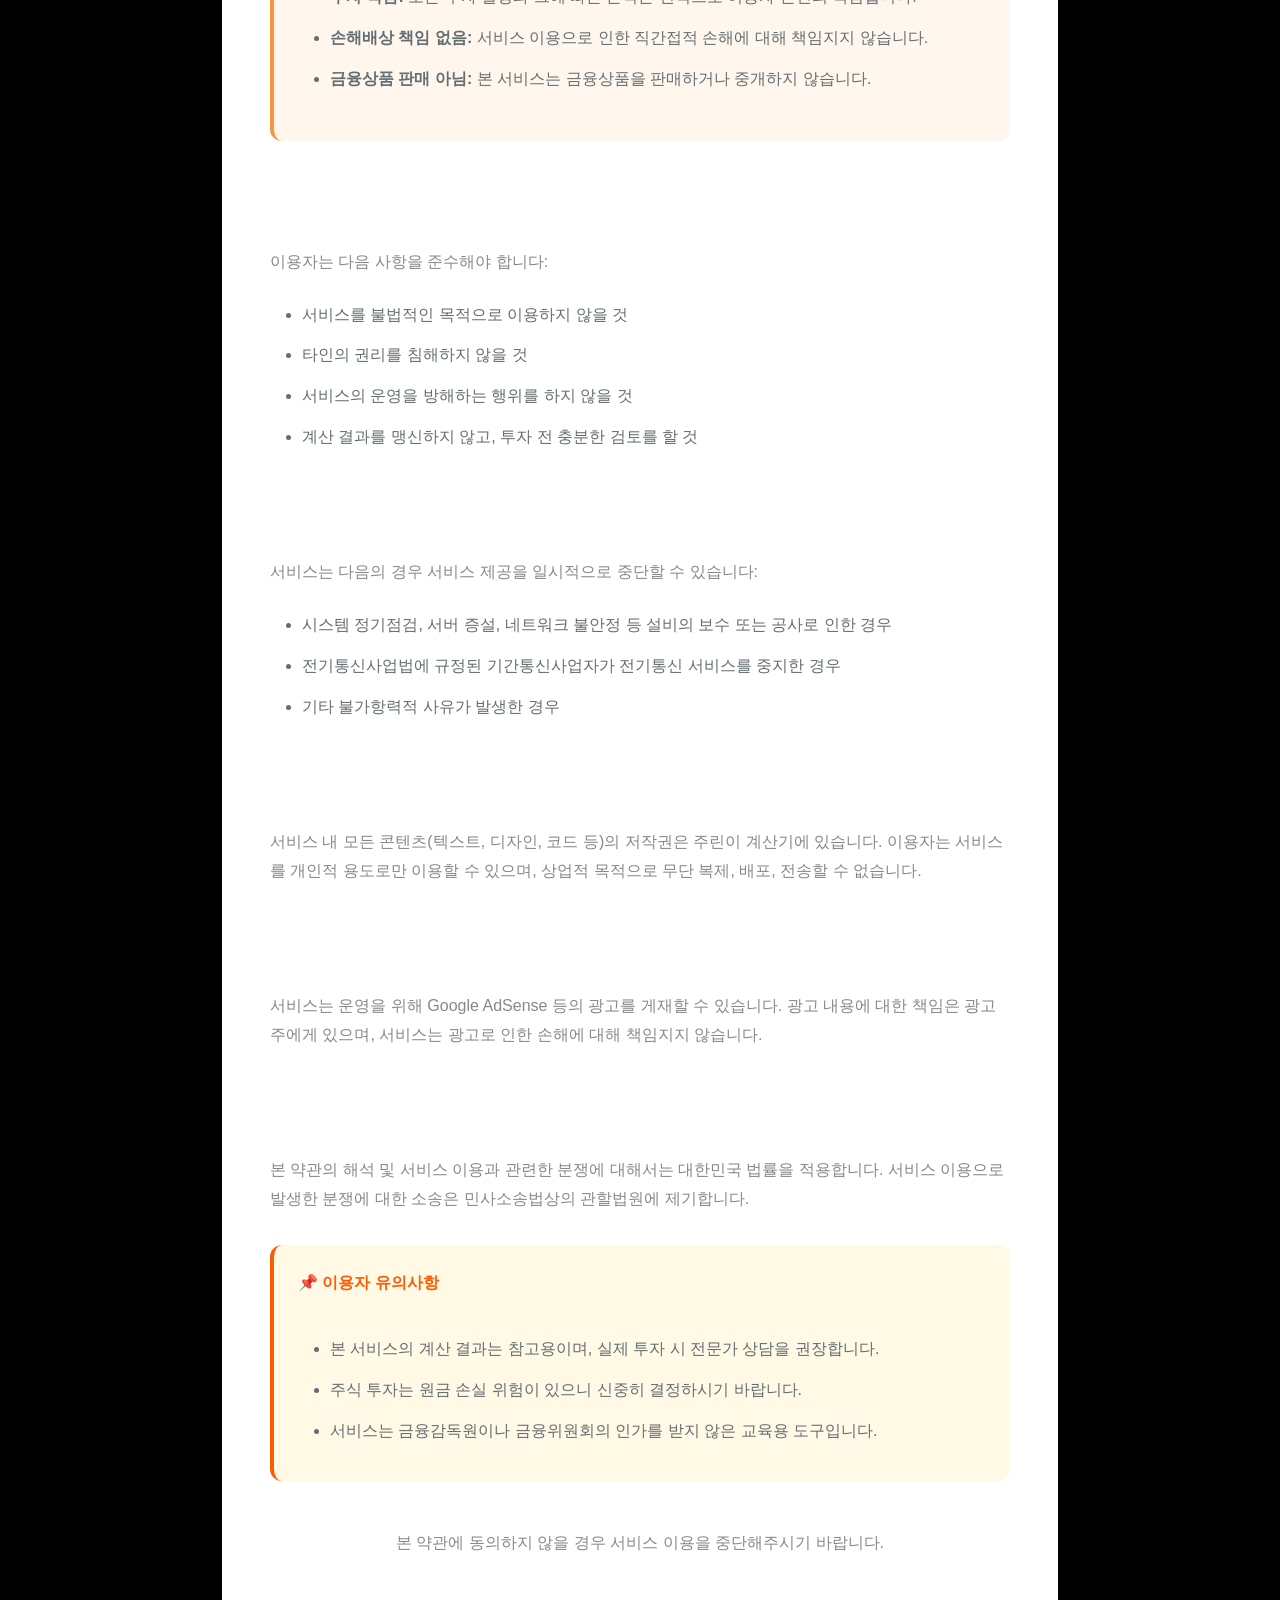
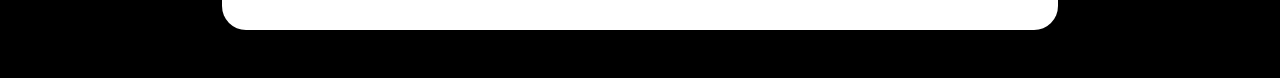
<file: terms.html>
<!DOCTYPE html>
<html lang="ko">
<head>
    <script async src="https://pagead2.googlesyndication.com/pagead/js/adsbygoogle.js?client=ca-pub-1935946936708495"
     crossorigin="anonymous"></script>
    <meta http-equiv="X-Content-Type-Options" content="nosniff">
    <meta http-equiv="Referrer-Policy" content="strict-origin-when-cross-origin">
    <meta http-equiv="Permissions-Policy" content="camera=(), microphone=(), geolocation=(), payment=()">
    <!-- TODO: CSP에 'unsafe-inline' 사용 중 — 인라인 스크립트를 외부 .js 파일로 분리하면 nonce 기반 CSP로 강화 가능 -->
    <meta http-equiv="Content-Security-Policy" content="default-src 'self'; script-src 'self' 'unsafe-inline' https://pagead2.googlesyndication.com https://partner.googleadservices.com https://tpc.googlesyndication.com https://www.googletagservices.com https://cdn.jsdelivr.net https://cdnjs.cloudflare.com; style-src 'self' 'unsafe-inline' https://fonts.googleapis.com; font-src 'self' https://fonts.gstatic.com data:; img-src 'self' data: https: blob:; connect-src 'self' https://finnhub.io https://*.onrender.com https://corsproxy.io https://query2.finance.yahoo.com https://finance.naver.com https://pagead2.googlesyndication.com; frame-src https://googleads.g.doubleclick.net https://tpc.googlesyndication.com; object-src 'none'; base-uri 'self';">
    <meta charset="UTF-8">
    <meta name="viewport" content="width=device-width, initial-scale=1.0">
    <title>이용약관 - 주린이 계산기</title>
    <link rel="icon" href="logo.svg" type="image/svg+xml">
    <link rel="apple-touch-icon" href="logo.svg">
    <link rel="manifest" href="manifest.json">
    <meta name="theme-color" content="#FF5C00">
    <meta name="description" content="이용약관 - 주린이 계산기">
    <meta property="og:type" content="website">
    <meta property="og:title" content="이용약관 | 주린이 계산기">
    <meta property="og:description" content="이용약관 - 주린이 계산기">
    <meta property="og:image" content="https://jurinicalc.com/logo.svg">
    <meta property="og:url" content="https://jurinicalc.com/terms.html">
    <meta name="twitter:card" content="summary">

    
    <link rel="preconnect" href="https://fonts.googleapis.com">
    <link rel="preconnect" href="https://fonts.gstatic.com" crossorigin>
    <link href="https://fonts.googleapis.com/css2?family=Fredoka:wght@300;400;500;600;700&family=DM+Sans:wght@400;500;700&display=swap" rel="stylesheet">
    <link rel="stylesheet" href="common.css">

    <style>
        :root {
            --primary: #FFD600;
            --neutral: #2D3436;
            --neutral-light: #F8F9FA;
            --shadow: 0 4px 20px rgba(0, 0, 0, 0.08);
        }
        
        * {
            margin: 0;
            padding: 0;
            box-sizing: border-box;
        }
        
        body {
            font-family: 'DM Sans', sans-serif;
            color: var(--neutral);
            background: var(--neutral-light);
            line-height: 1.8;
        }
        
        header {
            background: white;
            box-shadow: var(--shadow);
            padding: 1.5rem 0;
        }
        
        nav {
            max-width: 1200px;
            margin: 0 auto;
            padding: 0 2rem;
            display: flex;
            justify-content: space-between;
            align-items: center;
        }
        
        .logo {
            font-family: 'Fredoka', cursive;
            font-size: 1.5rem;
            font-weight: 700;
            color: var(--neutral);
            text-decoration: none;
        }
        
        .back-btn {
            background: var(--neutral-light);
            color: var(--neutral);
            padding: 0.75rem 1.5rem;
            border-radius: 50px;
            text-decoration: none;
            font-weight: 500;
            transition: all 0.3s ease;
        }
        
        .back-btn:hover {
            background: var(--primary);
        }
        
        .container {
            max-width: 900px;
            margin: 3rem auto;
            padding: 0 2rem;
        }
        
        .content {
            background: white;
            border-radius: 24px;
            padding: 3rem;
            box-shadow: var(--shadow);
        }
        
        h1 {
            font-family: 'Fredoka', cursive;
            font-size: 2.5rem;
            margin-bottom: 1rem;
            color: var(--neutral);
        }
        
        .update-date {
            color: #636E72;
            margin-bottom: 3rem;
        }
        
        h2 {
            font-family: 'Fredoka', cursive;
            font-size: 1.75rem;
            margin-top: 2.5rem;
            margin-bottom: 1rem;
            color: var(--neutral);
        }
        
        p {
            margin-bottom: 1.5rem;
            color: #636E72;
        }
        
        ul {
            margin-bottom: 1.5rem;
            margin-left: 2rem;
        }
        
        li {
            margin-bottom: 0.75rem;
            color: #636E72;
        }
        
        .highlight {
            background: #FFF9E6;
            padding: 1.5rem;
            border-radius: 12px;
            border-left: 4px solid var(--primary);
            margin: 2rem 0;
        }
        
        .warning {
            background: #FFF7ED;
            padding: 1.5rem;
            border-radius: 12px;
            border-left: 4px solid #FB923C;
            margin: 2rem 0;
        }
        /* ── DARK THEME OVERRIDE ─────────────────────────── */
        :root {
            --primary: #FF5C00 !important;
            --primary-dark: #FF7A30 !important;
            --success: #00D9A3 !important;
            --danger: #FF6B6B !important;
            --bg-gradient-start: #000000 !important;
            --bg-gradient-end: #000000 !important;
            --card-bg: #111111 !important;
            --text-primary: #ffffff !important;
            --text-secondary: #888888 !important;
            --border-color: #1e1e1e !important;
            --neutral-light: #111111 !important;
            --input-bg: #0a0a0a !important;
            --shadow: 0 4px 24px rgba(0,0,0,0.6) !important;
            --shadow-hover: 0 12px 40px rgba(0,0,0,0.8) !important;
            --pattern-color: rgba(255,92,0,0.03) !important;
        }
        body {
            background: #000 !important;
            color: #fff !important;
        }
        body::before { display: none !important; }
        header, nav { background: rgba(0,0,0,0.9) !important; backdrop-filter: blur(20px); border-bottom: 1px solid #1e1e1e !important; }
        .logo { color: #fff !important; }
        .logo-icon { background: #FF5C00 !important; }
        .nav-links a { color: #888 !important; }
        .nav-links a:hover { color: #fff !important; }
        .nav-links a::after { background: #FF5C00 !important; }
        .theme-toggle { display: none !important; }
        footer { background: #000 !important; border-top: 1px solid #1e1e1e !important; }
        .footer-links a { color: #444 !important; }
        .footer-links a:hover { color: #FF5C00 !important; }
        .footer-bottom { border-top-color: #111 !important; color: #333 !important; }
        .card, .calc-card, .result-card, .info-card, .feature-item, .tool-card, .stat-card {
            background: #111 !important;
            border-color: #1e1e1e !important;
            color: #fff !important;
        }
        input, select, textarea {
            background: #0a0a0a !important;
            border-color: #1e1e1e !important;
            color: #fff !important;
        }
        input:focus, select:focus, textarea:focus {
            border-color: #FF5C00 !important;
            box-shadow: 0 0 0 3px rgba(255,92,0,0.1) !important;
        }
        input::placeholder { color: #444 !important; }
        label, .label, .input-label { color: #888 !important; }
        h1, h2, h3, h4, h5, h6 { color: #fff !important; }
        p { color: #888 !important; }
        .result-value, .calc-result, .price-display, .total { color: #fff !important; }
        .btn, button[type="submit"], .primary-btn, .calc-btn {
            background: #FF5C00 !important;
            color: #fff !important;
            border: none !important;
        }
        .btn:hover, button[type="submit"]:hover, .primary-btn:hover, .calc-btn:hover {
            background: #FF7A30 !important;
        }
        .section-title, .page-title { color: #fff !important; font-weight: 800 !important; }
        .highlight, .accent { color: #FF5C00 !important; }
        .success-text, .positive { color: #00D9A3 !important; }
        .danger-text, .negative { color: #FF6B6B !important; }
        .auth-btn-minimal { background: transparent !important; border: 1px solid #2a2a2a !important; color: #888 !important; border-radius: 50px !important; }
        .logout-link { color: #FF6B6B !important; background: none !important; border: none !important; }
        table { border-color: #1e1e1e !important; }
        th { background: #111 !important; color: #888 !important; border-color: #1e1e1e !important; }
        td { color: #fff !important; border-color: #1e1e1e !important; }
        tr:hover { background: rgba(255,92,0,0.05) !important; }
        .badge, .tag { background: rgba(255,92,0,0.12) !important; color: #FF5C00 !important; border: 1px solid rgba(255,92,0,0.25) !important; }
        a { color: #FF5C00 !important; }
        a:hover { color: #FF7A30 !important; }
        nav a { text-decoration: none !important; }
        .range-slider, input[type="range"] { accent-color: #FF5C00 !important; }
        .progress-bar, .progress-fill { background: #FF5C00 !important; }
        .divider, hr { border-color: #1e1e1e !important; }
        .tooltip { background: #111 !important; border: 1px solid #1e1e1e !important; color: #fff !important; }
        .modal, .popup { background: #111 !important; border: 1px solid #1e1e1e !important; }
        .overlay { background: rgba(0,0,0,0.8) !important; }
        .breadcrumb a, .back-link { color: #888 !important; }
        .breadcrumb a:hover, .back-link:hover { color: #FF5C00 !important; }
        .quiz-option, .option-btn { background: #111 !important; border-color: #1e1e1e !important; color: #fff !important; }
        .quiz-option:hover, .option-btn:hover { border-color: #FF5C00 !important; background: rgba(255,92,0,0.08) !important; }
        .quiz-option.correct { background: rgba(0,217,163,0.12) !important; border-color: #00D9A3 !important; }
        .quiz-option.wrong { background: rgba(255,107,107,0.12) !important; border-color: #FF6B6B !important; }
        .stage-card, .level-card { background: #111 !important; border-color: #1e1e1e !important; }
        .stage-card:hover, .level-card:hover { border-color: rgba(255,92,0,0.4) !important; }
        .locked { opacity: 0.4 !important; }
        .completed { border-color: rgba(0,217,163,0.4) !important; }
        .chart-container canvas { filter: brightness(0.9) !important; }
        .game-board, .simulator-board { background: #111 !important; border-color: #1e1e1e !important; }
        .word-card, .term-card, .dict-item { background: #111 !important; border-color: #1e1e1e !important; }
        .word-card:hover, .term-card:hover, .dict-item:hover { border-color: rgba(255,92,0,0.35) !important; }
        .search-box input, .search-input { background: #0a0a0a !important; border-color: #1e1e1e !important; color: #fff !important; }
        .portfolio-item, .holding-row { background: #111 !important; border-color: #1e1e1e !important; }
        .section-label-orange { color: #FF5C00 !important; font-size: 0.72rem !important; font-weight: 700 !important; letter-spacing: 0.1em !important; text-transform: uppercase !important; }

    </style>
</head>
<body>
    <header>
        <nav>
            <a href="index.html" class="logo">📊 주린이 계산기</a>
            <a href="index.html" class="back-btn">← 홈으로</a>
        </nav>
    </header>

    <div class="container">
        <div class="content">
            <h1>이용약관</h1>
            <p class="update-date">최종 업데이트: 2024년 1월 1일</p>

            <h2>제1조 (목적)</h2>
            <p>
                본 약관은 주린이 계산기(이하 "서비스")가 제공하는 주식 계산 도구의 이용과 관련하여 
                서비스와 이용자 간의 권리, 의무 및 책임사항, 기타 필요한 사항을 규정함을 목적으로 합니다.
            </p>

            <h2>제2조 (정의)</h2>
            <ul>
                <li><strong>"서비스"</strong>란 주린이 계산기가 제공하는 배당금 계산기, 주식 용어 사전, 평단가 계산기 등 모든 주식 관련 계산 도구를 말합니다.</li>
                <li><strong>"이용자"</strong>란 본 약관에 따라 서비스를 이용하는 모든 사람을 말합니다.</li>
                <li><strong>"계산 결과"</strong>란 서비스를 통해 제공되는 모든 수치적 결과물을 말합니다.</li>
            </ul>

            <h2>제3조 (약관의 효력 및 변경)</h2>
            <p>
                본 약관은 서비스를 이용하고자 하는 모든 이용자에 대하여 그 효력이 발생합니다. 
                서비스는 필요한 경우 관련 법령을 위배하지 않는 범위 내에서 본 약관을 변경할 수 있으며, 
                약관이 변경되는 경우 변경사항을 공지사항을 통해 공지합니다.
            </p>

            <h2>제4조 (서비스의 제공)</h2>
            <p>서비스는 다음과 같은 기능을 제공합니다:</p>
            <ul>
                <li>배당금 자동 계산 및 재투자 시뮬레이션</li>
                <li>주식 용어 사전 및 학습 퀴즈</li>
                <li>매수 평단가 계산 및 손익 분석</li>
                <li>기타 주식 관련 계산 도구</li>
            </ul>

            <h2>제5조 (서비스 이용)</h2>
            <p>
                서비스는 회원가입 없이 누구나 무료로 이용할 수 있습니다. 
                모든 계산은 이용자의 브라우저에서만 처리되며, 서버로 데이터가 전송되지 않습니다.
            </p>

            <div class="warning">
                <h2 style="margin-top: 0;">⚠️ 제6조 (면책사항 - 매우 중요)</h2>
                <p>
                    <strong>본 서비스는 교육 목적의 계산 도구입니다.</strong> 
                    다음 사항을 반드시 숙지하시기 바랍니다:
                </p>
                <ul style="margin-top: 1rem;">
                    <li><strong>투자 조언 아님:</strong> 본 서비스는 특정 종목에 대한 투자 조언이나 매매 권유를 하지 않습니다.</li>
                    <li><strong>정확성 보장 불가:</strong> 계산 결과의 정확성을 보장하지 않으며, 실제 투자 수익과 다를 수 있습니다.</li>
                    <li><strong>투자 책임:</strong> 모든 투자 결정과 그에 따른 손익은 전적으로 이용자 본인의 책임입니다.</li>
                    <li><strong>손해배상 책임 없음:</strong> 서비스 이용으로 인한 직간접적 손해에 대해 책임지지 않습니다.</li>
                    <li><strong>금융상품 판매 아님:</strong> 본 서비스는 금융상품을 판매하거나 중개하지 않습니다.</li>
                </ul>
            </div>

            <h2>제7조 (이용자의 의무)</h2>
            <p>이용자는 다음 사항을 준수해야 합니다:</p>
            <ul>
                <li>서비스를 불법적인 목적으로 이용하지 않을 것</li>
                <li>타인의 권리를 침해하지 않을 것</li>
                <li>서비스의 운영을 방해하는 행위를 하지 않을 것</li>
                <li>계산 결과를 맹신하지 않고, 투자 전 충분한 검토를 할 것</li>
            </ul>

            <h2>제8조 (서비스의 중단)</h2>
            <p>
                서비스는 다음의 경우 서비스 제공을 일시적으로 중단할 수 있습니다:
            </p>
            <ul>
                <li>시스템 정기점검, 서버 증설, 네트워크 불안정 등 설비의 보수 또는 공사로 인한 경우</li>
                <li>전기통신사업법에 규정된 기간통신사업자가 전기통신 서비스를 중지한 경우</li>
                <li>기타 불가항력적 사유가 발생한 경우</li>
            </ul>

            <h2>제9조 (저작권)</h2>
            <p>
                서비스 내 모든 콘텐츠(텍스트, 디자인, 코드 등)의 저작권은 주린이 계산기에 있습니다. 
                이용자는 서비스를 개인적 용도로만 이용할 수 있으며, 
                상업적 목적으로 무단 복제, 배포, 전송할 수 없습니다.
            </p>

            <h2>제10조 (광고 게재)</h2>
            <p>
                서비스는 운영을 위해 Google AdSense 등의 광고를 게재할 수 있습니다. 
                광고 내용에 대한 책임은 광고주에게 있으며, 
                서비스는 광고로 인한 손해에 대해 책임지지 않습니다.
            </p>

            <h2>제11조 (준거법 및 관할법원)</h2>
            <p>
                본 약관의 해석 및 서비스 이용과 관련한 분쟁에 대해서는 대한민국 법률을 적용합니다. 
                서비스 이용으로 발생한 분쟁에 대한 소송은 민사소송법상의 관할법원에 제기합니다.
            </p>

            <div class="highlight">
                <strong>📌 이용자 유의사항</strong><br><br>
                <ul style="margin-top: 0.5rem; margin-bottom: 0;">
                    <li>본 서비스의 계산 결과는 참고용이며, 실제 투자 시 전문가 상담을 권장합니다.</li>
                    <li>주식 투자는 원금 손실 위험이 있으니 신중히 결정하시기 바랍니다.</li>
                    <li>서비스는 금융감독원이나 금융위원회의 인가를 받지 않은 교육용 도구입니다.</li>
                </ul>
            </div>

            <p style="margin-top: 3rem; text-align: center; color: #B2BEC3;">
                본 약관에 동의하지 않을 경우 서비스 이용을 중단해주시기 바랍니다.
            </p>
        </div>
    </div>
    <script>if('serviceWorker' in navigator){window.addEventListener('load',()=>navigator.serviceWorker.register('sw.js').catch(()=>{}));}</script>
</body>
</html>
</file>
<file: common.css>
/* ============================================================
   COMMON.CSS — 주린이 계산기 Design System (Dark Edition)
   Shared variables, resets, and base styles for ALL pages.
   Primary: #FF5C00 | BG: #000 | Card: #111
   ============================================================ */

/* ── CSS VARIABLES ──────────────────────────────────── */
:root {
    --primary: #FF5C00;
    --primary-hover: #FF7A30;
    --primary-glow: rgba(255, 92, 0, 0.25);
    --success: #00D9A3;
    --danger: #FF6B6B;
    --gold: #FFD700;

    --bg: #000000;
    --bg-secondary: #080808;
    --bg-card: #111111;
    --bg-card-hover: #161616;
    --bg-input: #0a0a0a;

    --border: #1e1e1e;
    --border-muted: #161616;
    --border-hover: rgba(255, 92, 0, 0.35);

    --text-primary: #ffffff;
    --text-secondary: #888888;
    --text-muted: #666666; /* Item 19: improved contrast (was #444) */

    /* Legacy compat for unchanged JS-driven styles */
    --primary-dark: #FF7A30;
    --neutral-light: #1a1a1a;
    --border-color: #1e1e1e;
    --card-bg: #111111;
    --shadow: 0 4px 24px rgba(0,0,0,0.6);
    --shadow-hover: 0 12px 40px rgba(0,0,0,0.8);
    --neutral: #ffffff;
}

/* ── RESET ──────────────────────────────────────────── */
*, *::before, *::after {
    margin: 0;
    padding: 0;
    box-sizing: border-box;
}

html {
    scroll-behavior: smooth;
    scroll-padding-top: 80px;
}

body {
    font-family: 'DM Sans', -apple-system, BlinkMacSystemFont, sans-serif;
    color: var(--text-primary);
    background: var(--bg);
    line-height: 1.6;
    overflow-x: hidden;
}

body::before { display: none; }

/* ── SCROLLBAR ──────────────────────────────────────── */
::-webkit-scrollbar { width: 5px; }
::-webkit-scrollbar-track { background: var(--bg); }
::-webkit-scrollbar-thumb { background: #222; border-radius: 10px; }
::-webkit-scrollbar-thumb:hover { background: var(--primary); }

/* ── HEADER ─────────────────────────────────────────── */
header {
    position: fixed;
    top: 0; left: 0; right: 0;
    z-index: 200;
    background: rgba(0,0,0,0.85);
    backdrop-filter: blur(20px);
    -webkit-backdrop-filter: blur(20px);
    border-bottom: 1px solid var(--border);
    padding: 0.9rem 0;
}

nav {
    max-width: 1200px;
    margin: 0 auto;
    padding: 0 2rem;
    display: flex;
    justify-content: space-between;
    align-items: center;
}

.logo {
    display: flex;
    align-items: center;
    gap: 0.6rem;
    text-decoration: none;
    color: var(--text-primary);
    font-weight: 800;
    font-size: 1rem;
    letter-spacing: 0.04em;
    text-transform: uppercase;
}

.logo-icon {
    background: var(--primary);
    width: 30px; height: 30px;
    border-radius: 7px;
    display: flex;
    align-items: center;
    justify-content: center;
    font-size: 1rem;
    flex-shrink: 0;
}

.nav-links {
    display: flex;
    gap: 2rem;
    list-style: none;
}

.nav-links a {
    color: var(--text-secondary);
    text-decoration: none;
    font-size: 0.9rem;
    font-weight: 500;
    transition: color 0.2s;
}

.nav-links a:hover { color: var(--text-primary); }

.nav-actions {
    display: flex;
    align-items: center;
    gap: 0.75rem;
}

#auth-ui { display: flex; align-items: center; gap: 0.75rem; }

/* Hide theme toggle — always dark */
.theme-toggle { display: none !important; }

/* ── FOOTER ─────────────────────────────────────────── */
footer {
    background: #000;
    border-top: 1px solid var(--border);
    color: white;
    padding: 4rem 2rem 2rem;
}

.footer-content {
    max-width: 1200px;
    margin: 0 auto;
    display: grid;
    grid-template-columns: repeat(auto-fit, minmax(200px, 1fr));
    gap: 3rem;
    margin-bottom: 3rem;
}

.footer-section h4 {
    font-size: 0.9rem;
    font-weight: 700;
    color: #fff;
    margin-bottom: 1rem;
    text-transform: uppercase;
    letter-spacing: 0.08em;
}

/* Item 19: improved contrast (was #444) */
.footer-section > p { color: #666; font-size: 0.875rem; line-height: 1.75; }

.footer-links { list-style: none; }

/* Item 19: improved contrast (was #444) */
.footer-links a {
    color: #666;
    text-decoration: none;
    display: block;
    padding: 0.3rem 0;
    font-size: 0.875rem;
    transition: color 0.2s;
}

.footer-links a:hover { color: var(--primary); }

.footer-logo {
    display: flex;
    align-items: center;
    gap: 0.5rem;
    margin-bottom: 1rem;
}

.footer-bottom {
    max-width: 1200px;
    margin: 0 auto;
    padding-top: 2rem;
    border-top: 1px solid #111;
    text-align: center;
    color: #555;
    font-size: 0.82rem;
}

/* ── iOS INPUT ZOOM FIX (Item 17) ───────────────────── */
input[type="number"], input[type="text"], input[type="email"], textarea, select {
    font-size: 1rem; /* minimum 16px to prevent iOS auto-zoom */
}
</file>
